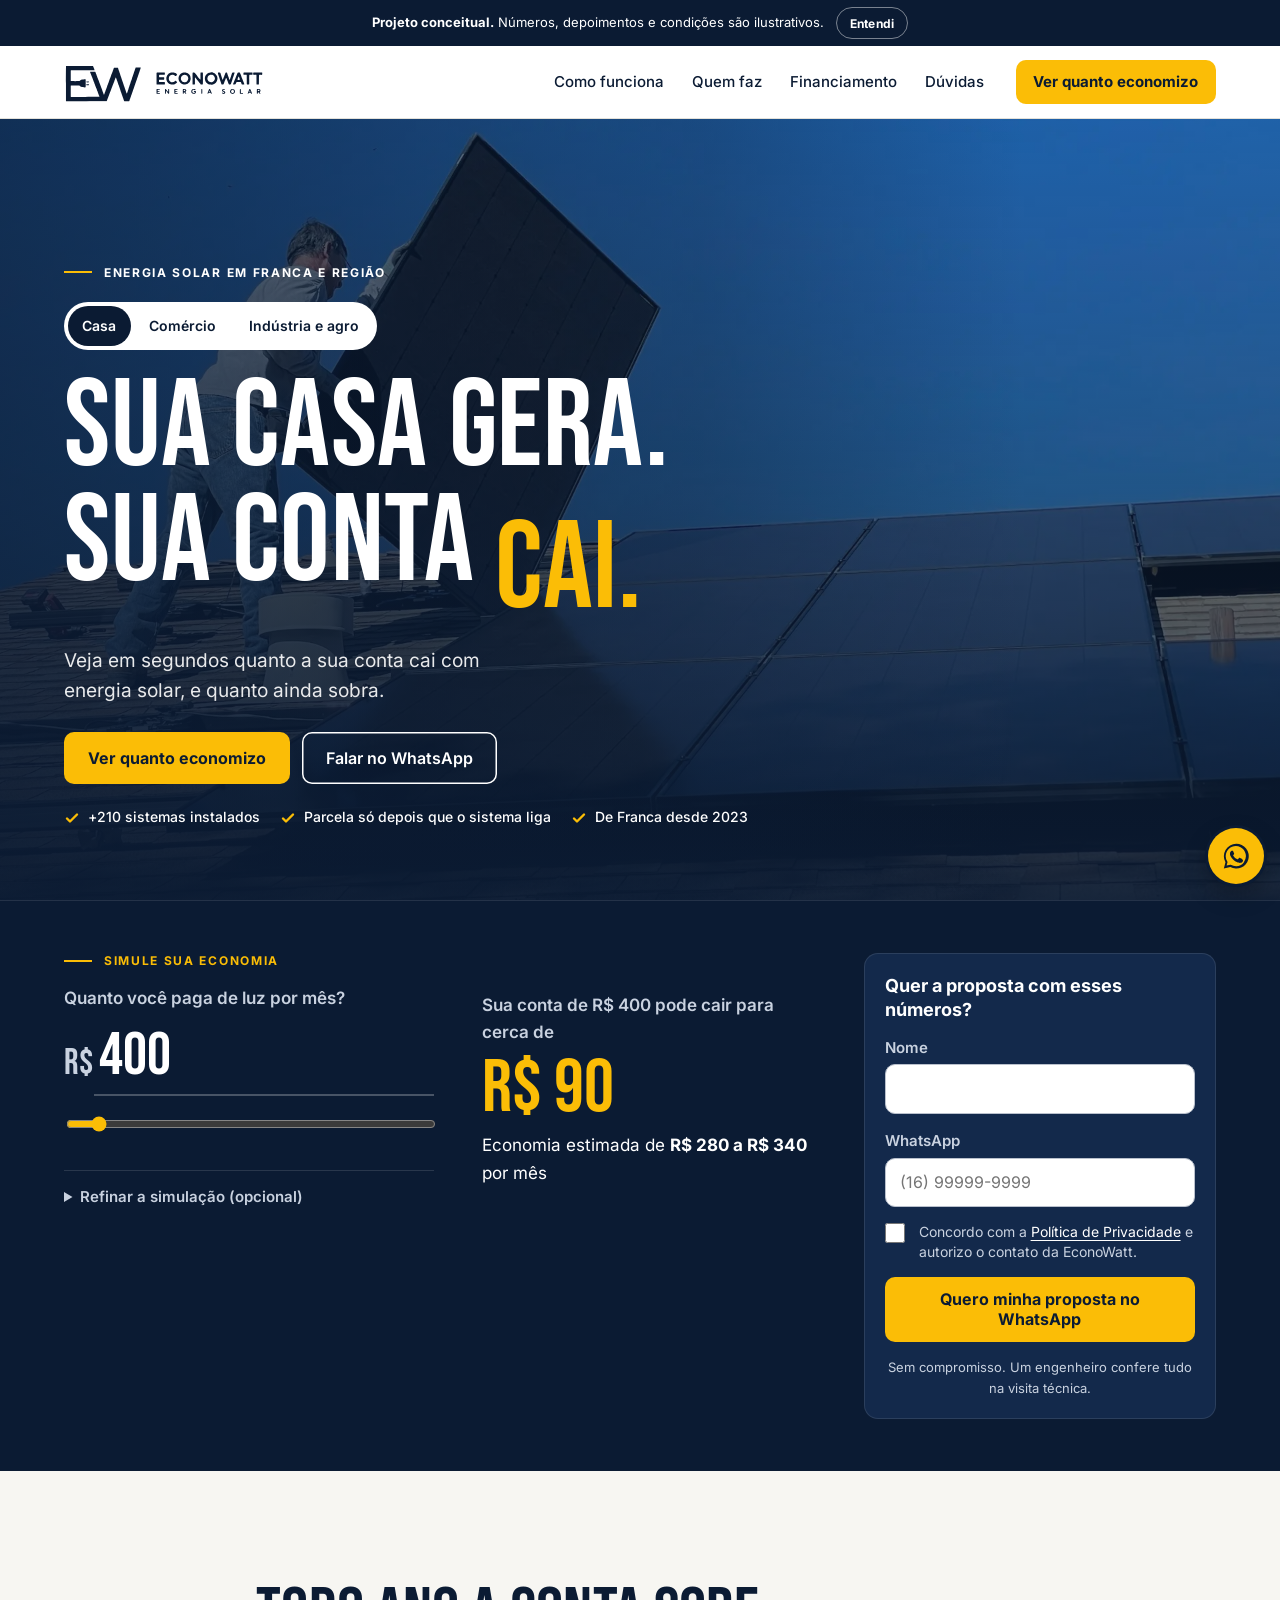
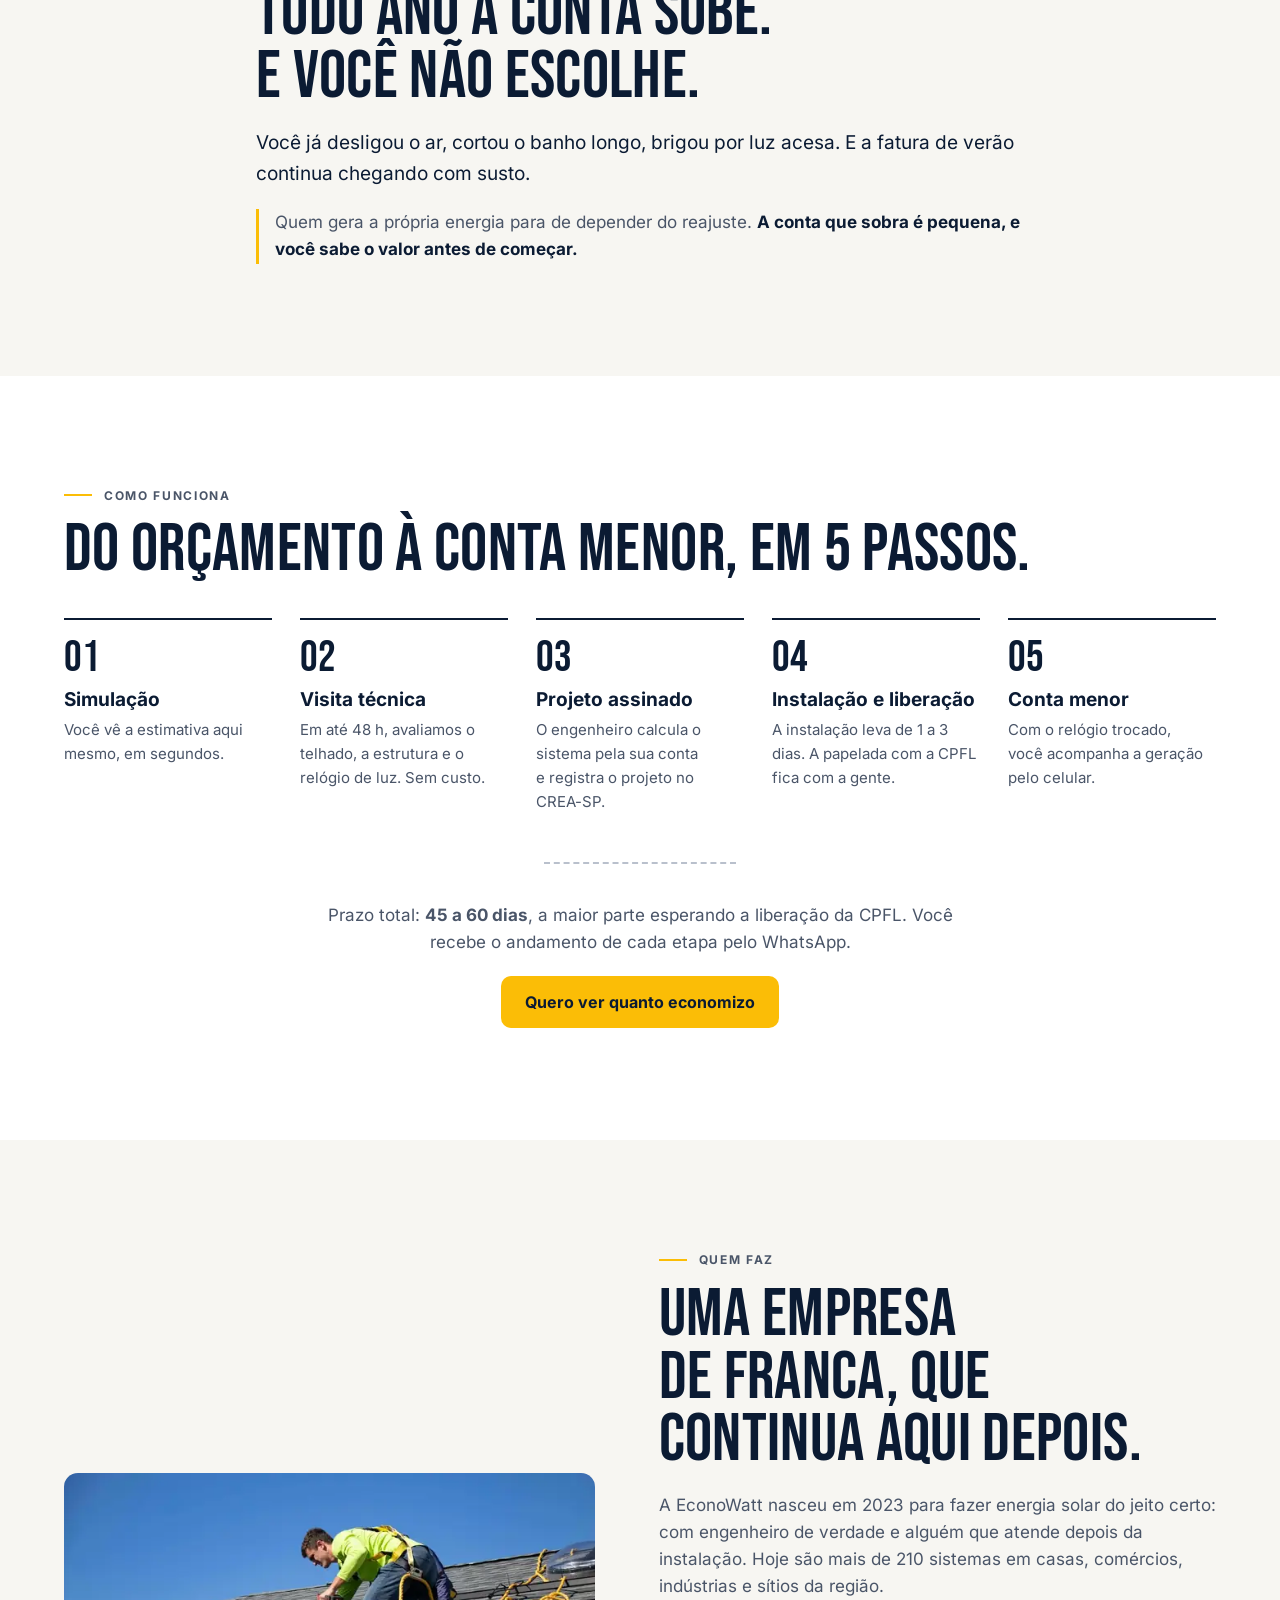
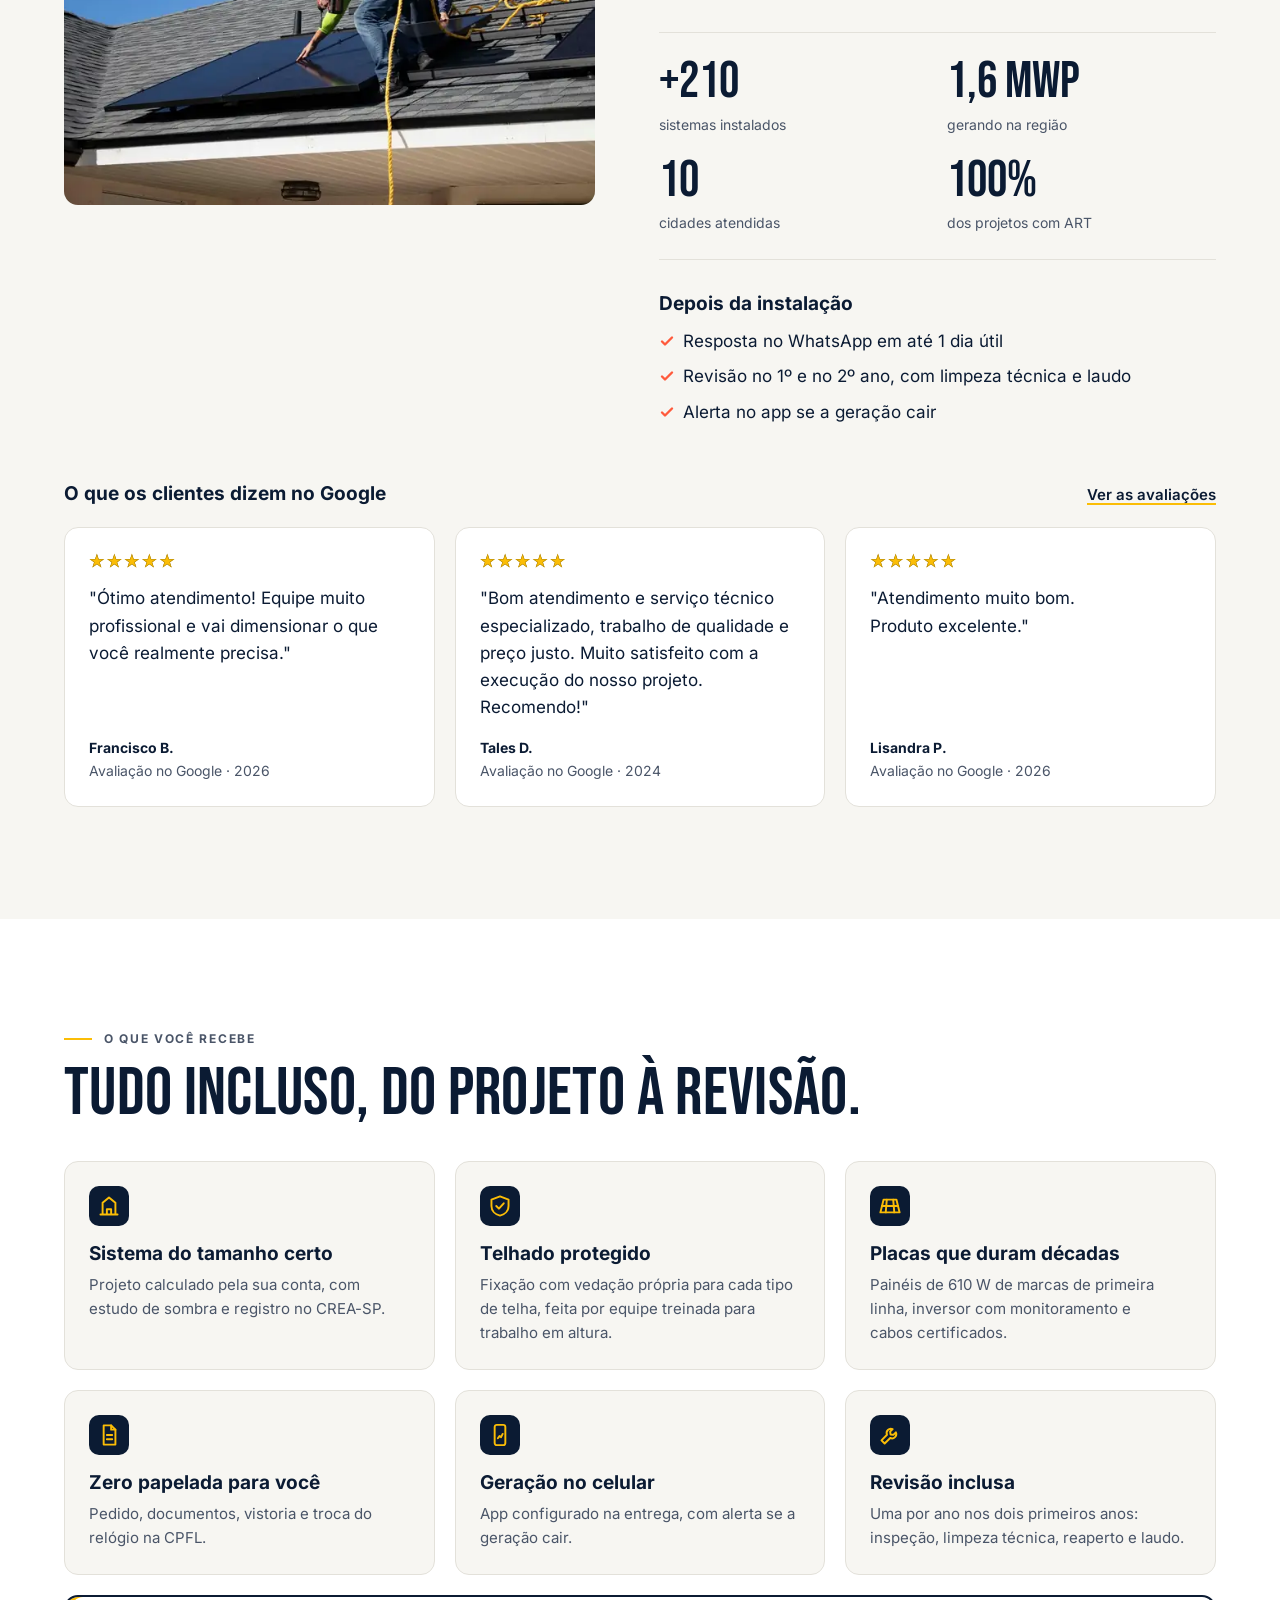
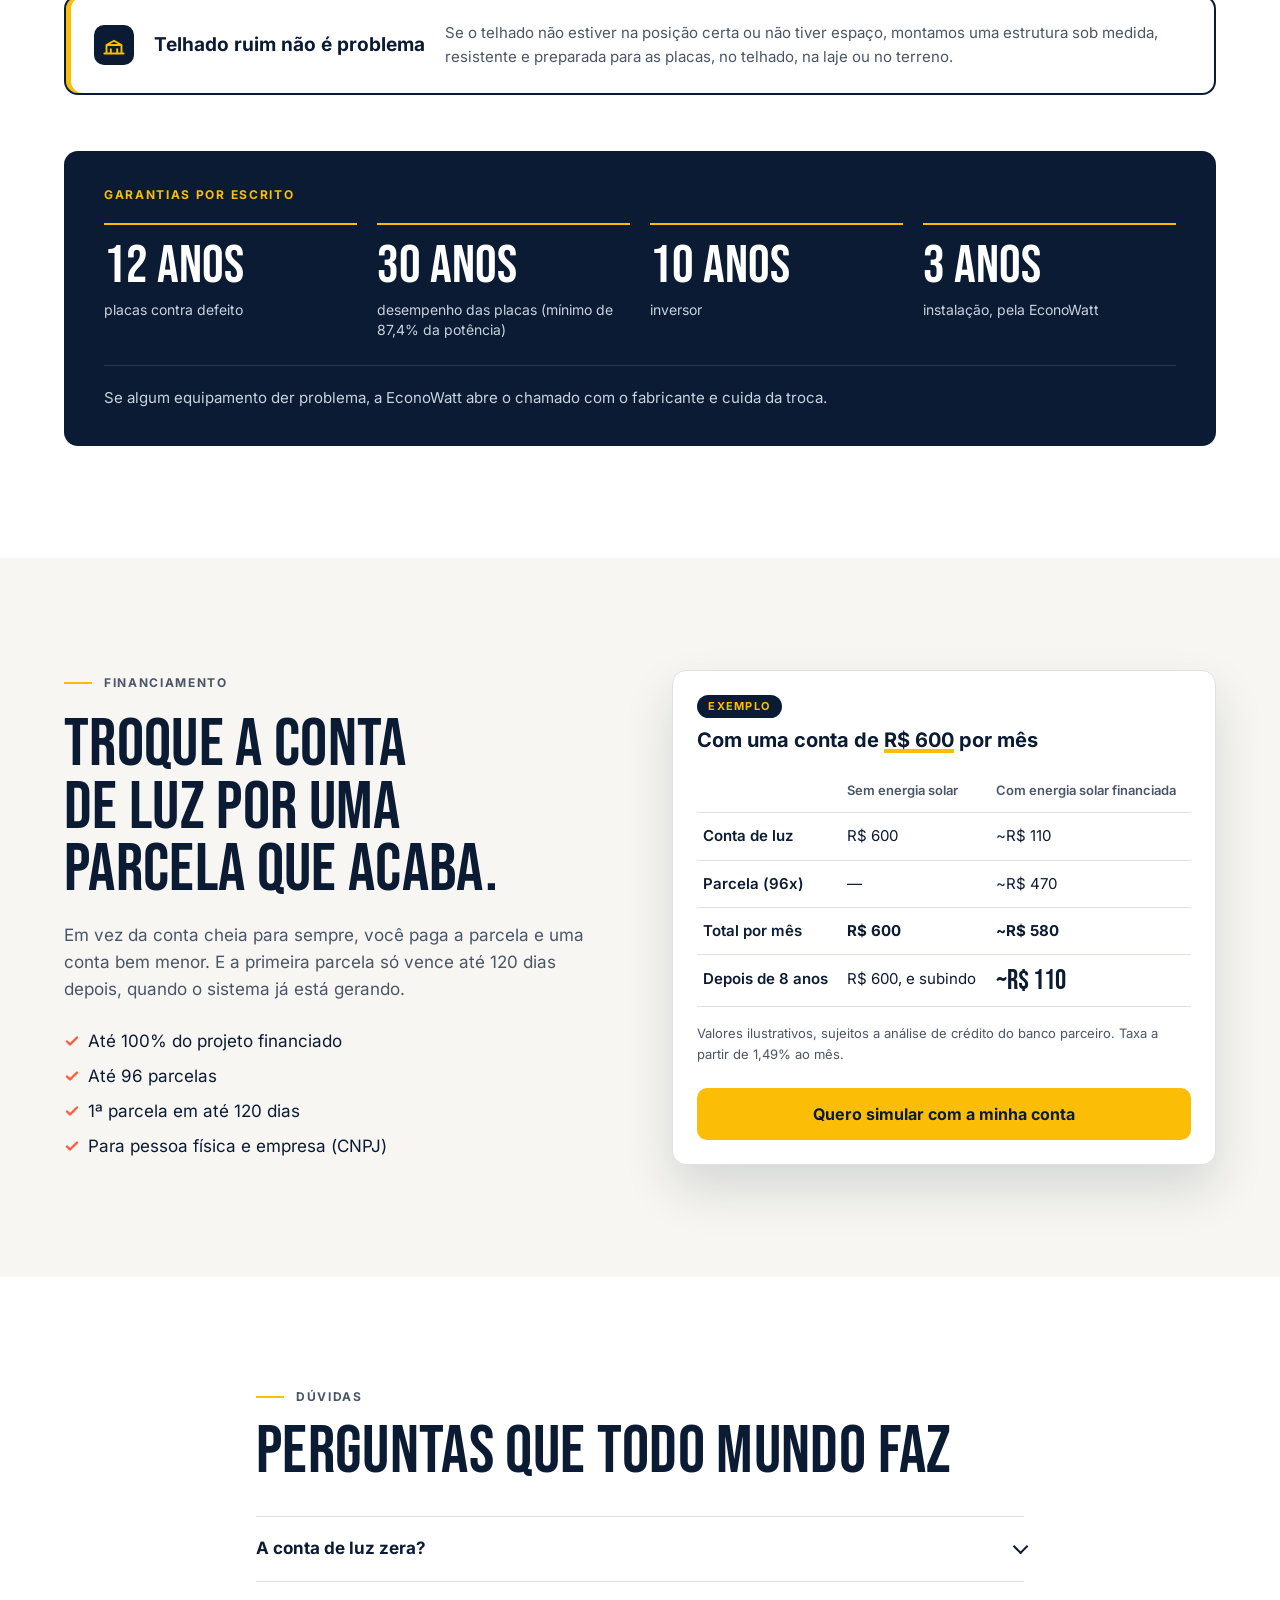
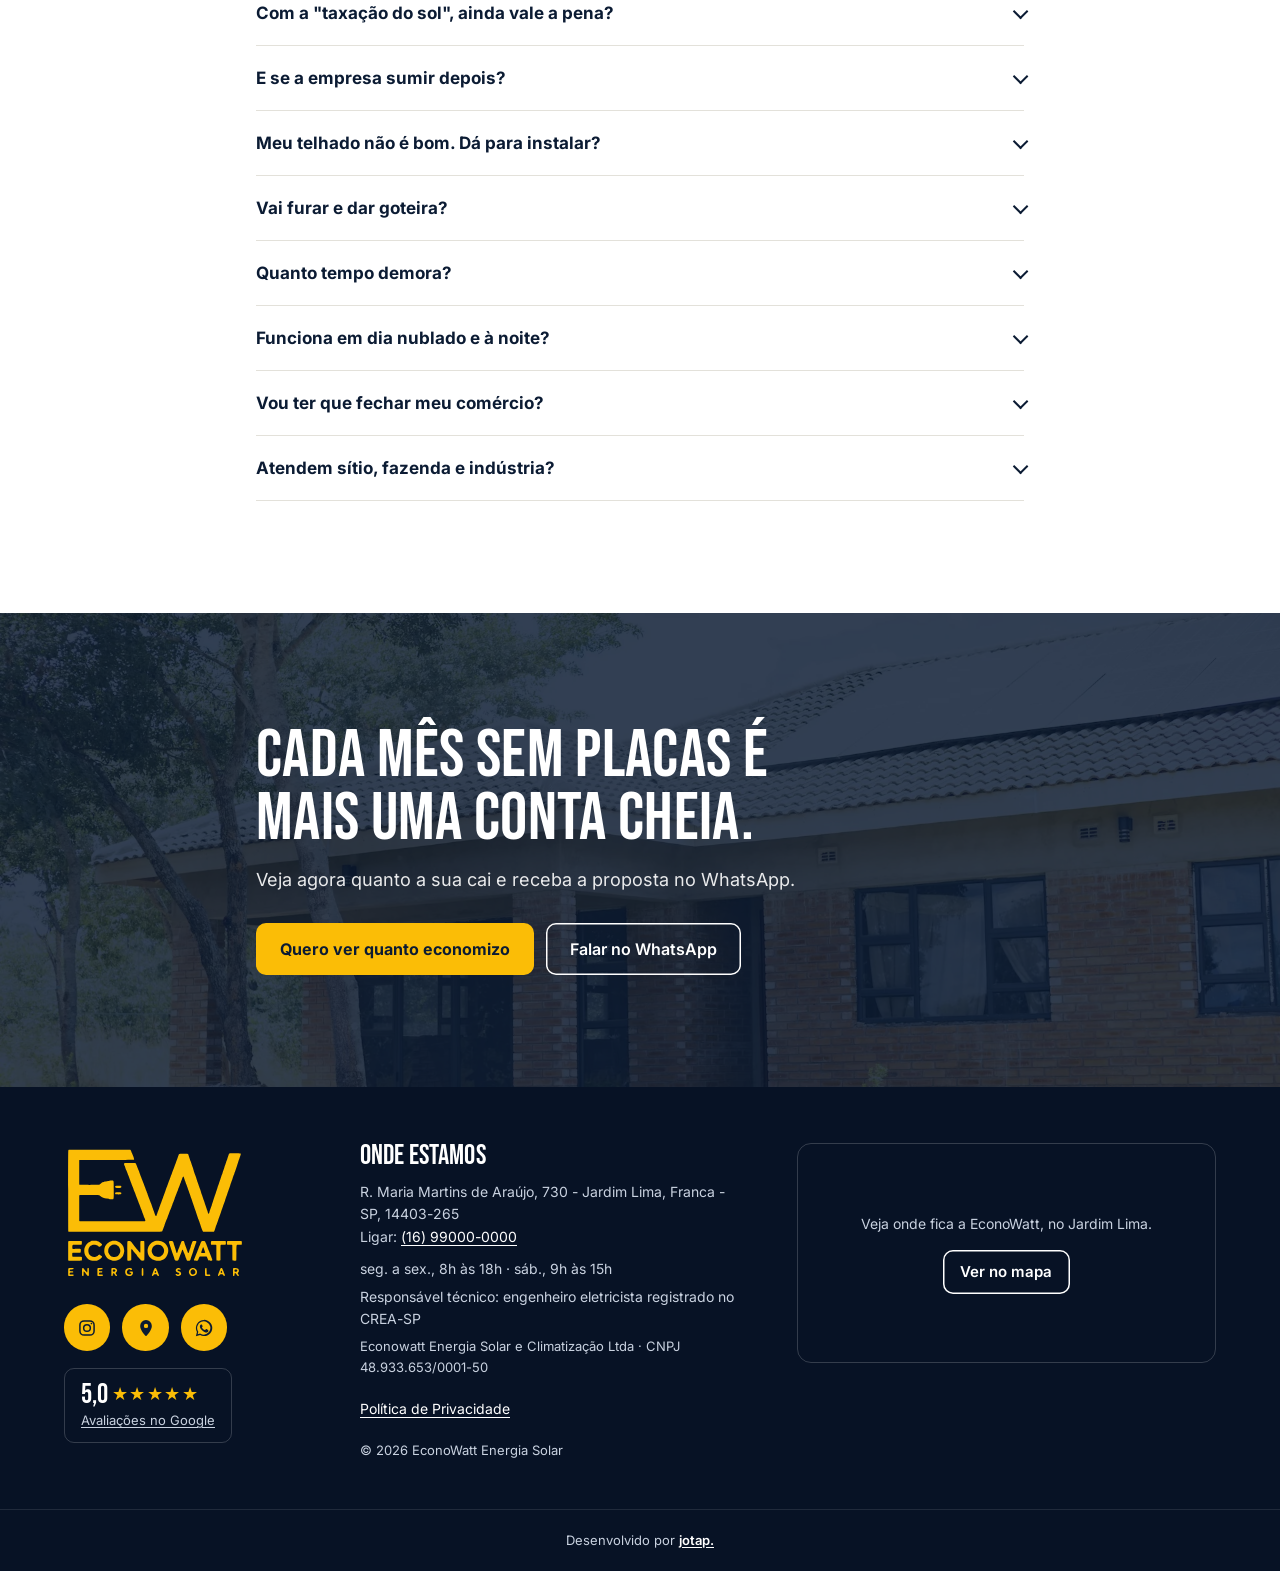
<file: index.html>
<!DOCTYPE html>
<html lang="pt-BR" data-perfil="casa">
<head>
  <meta charset="utf-8">
  <meta name="viewport" content="width=device-width, initial-scale=1">
  <title>EconoWatt | Energia solar em Franca e região</title>
  <meta name="description" content="Placas solares para casa, comércio, indústria e sítio em Franca/SP. Veja quanto sua conta cai e quanto sobra, e receba a proposta no WhatsApp.">
  <link rel="canonical" href="https://econowattt.vercel.app/">
  <meta name="theme-color" content="#0B1B33">

  <!-- Prévia do link no WhatsApp, Facebook e LinkedIn -->
  <meta property="og:type" content="website">
  <meta property="og:locale" content="pt_BR">
  <meta property="og:site_name" content="EconoWatt Energia Solar">
  <meta property="og:title" content="Sua casa gera. Sua conta cai.">
  <meta property="og:description" content="Simule com o valor da sua conta de luz. Energia solar em Franca e região, com parcela só depois que o sistema liga.">
  <meta property="og:url" content="https://econowattt.vercel.app/">
  <meta property="og:image" content="https://econowattt.vercel.app/assets/img/og-image.jpg">
  <meta property="og:image:width" content="1200">
  <meta property="og:image:height" content="630">
  <meta property="og:image:alt" content="EconoWatt Energia Solar: Sua casa gera. Sua conta cai.">
  <meta name="twitter:card" content="summary_large_image">

  <link rel="icon" href="assets/img/favicon.svg" type="image/svg+xml">
  <link rel="apple-touch-icon" href="assets/img/apple-touch-icon.png">

  <!-- Carrega primeiro o que aparece na primeira tela: fontes e foto do topo -->
  <link rel="preload" href="assets/fonts/bebas-neue-400.woff2" as="font" type="font/woff2" crossorigin>
  <link rel="preload" href="assets/fonts/inter-variavel.woff2" as="font" type="font/woff2" crossorigin>
  <link rel="preload" as="image" type="image/webp" href="assets/img/foto-placa-telha-1920.webp" imagesrcset="assets/img/foto-placa-telha-720.webp 720w, assets/img/foto-placa-telha-960.webp 960w, assets/img/foto-placa-telha-1920.webp 1920w" imagesizes="100vw" fetchpriority="high">

  <link rel="stylesheet" href="css/style.css">

  <script type="application/ld+json">
  {
    "@context": "https://schema.org",
    "@type": "HomeAndConstructionBusiness",
    "@id": "https://econowattt.vercel.app/#empresa",
    "name": "EconoWatt Energia Solar",
    "legalName": "Econowatt Energia Solar e Climatização Ltda",
    "taxID": "48.933.653/0001-50",
    "description": "Projeto e instalação de energia solar para casas, comércios, indústrias e propriedades rurais em Franca e região.",
    "url": "https://econowattt.vercel.app/",
    "logo": "https://econowattt.vercel.app/assets/img/apple-touch-icon.png",
    "image": "https://econowattt.vercel.app/assets/img/og-image.jpg",
    "telephone": "+55-16-99000-0000",
    "foundingDate": "2023",
    "address": {
      "@type": "PostalAddress",
      "streetAddress": "R. Maria Martins de Araújo, 730 - Jardim Lima",
      "addressLocality": "Franca",
      "addressRegion": "SP",
      "postalCode": "14403-265",
      "addressCountry": "BR"
    },
    "geo": {
      "@type": "GeoCoordinates",
      "latitude": -20.5578418,
      "longitude": -47.4026338
    },
    "hasMap": "https://www.google.com/maps/place/Econowatt/@-20.5578418,-47.4026338,17z",
    "sameAs": [
      "https://www.google.com/maps/place/Econowatt/@-20.5578418,-47.4026338,17z",
      "https://www.instagram.com/econowatt.solar.demo/"
    ],
    "areaServed": [
      {
        "@type": "City",
        "name": "Franca"
      },
      {
        "@type": "City",
        "name": "Batatais"
      },
      {
        "@type": "City",
        "name": "Patrocínio Paulista"
      },
      {
        "@type": "City",
        "name": "Cristais Paulista"
      },
      {
        "@type": "City",
        "name": "Restinga"
      },
      {
        "@type": "City",
        "name": "Pedregulho"
      },
      {
        "@type": "City",
        "name": "Itirapuã"
      },
      {
        "@type": "City",
        "name": "Ribeirão Corrente"
      },
      {
        "@type": "City",
        "name": "Jeriquara"
      },
      {
        "@type": "City",
        "name": "São José da Bela Vista"
      }
    ],
    "openingHoursSpecification": [
      {
        "@type": "OpeningHoursSpecification",
        "dayOfWeek": [
          "Monday",
          "Tuesday",
          "Wednesday",
          "Thursday",
          "Friday"
        ],
        "opens": "08:00",
        "closes": "18:00"
      },
      {
        "@type": "OpeningHoursSpecification",
        "dayOfWeek": "Saturday",
        "opens": "09:00",
        "closes": "15:00"
      }
    ],
    "knowsAbout": [
      "Energia solar fotovoltaica",
      "Instalação de placas solares",
      "Homologação na CPFL"
    ]
  }
  </script>

  <script src="js/config.js" defer></script>
  <script src="js/utils.js" defer></script>
  <script src="js/tracking.js" defer></script>
  <script src="js/simulador.js" defer></script>
  <script src="js/form.js" defer></script>
  <script src="js/main.js" defer></script>
  <script src="js/aviso-demo.js" defer></script>
</head>
<body>
  <a class="pular" href="#conteudo">Pular para o conteúdo</a>
  <!-- Logo da EconoWatt (vetorizada da original), embutida no HTML (e não num arquivo .svg à parte) para aparecer em qualquer situação,
       inclusive com a página aberta direto do computador.
       Usada com <svg><use href="#simbolo"/></svg>. -->
  <svg class="sprite" aria-hidden="true" focusable="false">
    <defs><path id="forma" fill="currentColor" fill-rule="evenodd" d="M1090 1275C1074 1272 1067 1264 1072 1257C1074 1254 1078 1254 1084 1258C1092 1264 1106 1261 1106 1254C1106 1248 1102 1244 1090 1241C1082 1239 1077 1236 1074 1230C1065 1216 1078 1198 1096 1198C1103 1198 1112 1201 1116 1205C1120 1208 1120 1209 1117 1212C1114 1216 1110 1216 1104 1213C1096 1210 1087 1212 1087 1218C1087 1222 1094 1228 1101 1230C1115 1234 1121 1240 1123 1252C1125 1267 1107 1279 1090 1275ZM1229 1275C1222 1274 1212 1268 1207 1262C1201 1255 1201 1254 1198 1245C1196 1233 1198 1223 1206 1213C1210 1208 1211 1206 1219 1202L1228 1198L1238 1198C1256 1199 1270 1210 1274 1226C1278 1243 1272 1259 1258 1269C1250 1275 1240 1277 1229 1275ZM42 1273L40 1270L40 1240C40 1209 41 1203 43 1200C45 1198 81 1197 86 1199C91 1201 94 1203 92 1206C90 1211 87 1212 72 1212C59 1212 59 1213 57 1215C55 1217 55 1218 55 1222C56 1228 58 1229 72 1229C84 1229 84 1229 86 1232C90 1234 90 1237 87 1240C85 1242 85 1242 73 1242C58 1242 56 1243 55 1252C54 1260 56 1261 72 1260C88 1260 92 1261 93 1265C95 1269 94 1271 89 1273C86 1275 83 1275 65 1275C45 1275 45 1275 42 1273ZM176 1272L173 1270L173 1237C173 1205 173 1204 175 1202C178 1198 184 1198 188 1202C191 1205 202 1220 212 1233C214 1235 217 1238 218 1239C223 1243 224 1241 224 1222C224 1212 224 1204 225 1203C227 1199 236 1198 238 1202C239 1203 239 1240 239 1263C239 1271 237 1274 232 1274C227 1274 223 1272 221 1268C220 1266 215 1260 211 1255C207 1250 202 1243 199 1239C194 1232 191 1230 189 1233C188 1234 188 1237 188 1251C188 1268 188 1271 184 1274C182 1276 178 1275 176 1272ZM324 1274C320 1272 320 1269 320 1235C320 1203 320 1203 323 1201C325 1199 326 1198 346 1198C369 1198 371 1199 371 1206C371 1211 369 1212 353 1212C339 1212 339 1212 337 1215C335 1218 334 1220 336 1225C338 1229 339 1229 353 1229C363 1229 364 1229 366 1231C368 1234 368 1237 366 1240C364 1242 364 1242 352 1242C341 1242 340 1243 338 1245C336 1248 335 1254 336 1258L338 1260L352 1261C372 1261 374 1262 374 1268C374 1274 372 1274 348 1275C334 1275 326 1274 324 1274ZM498 1274C494 1272 492 1270 487 1261C482 1252 478 1248 474 1248C470 1248 469 1250 468 1261C468 1269 467 1270 465 1272C462 1275 458 1274 455 1272C454 1270 454 1268 454 1237C454 1216 454 1203 455 1202C457 1199 462 1198 477 1198C489 1198 490 1199 496 1202C503 1205 508 1212 509 1220C510 1228 508 1232 501 1239C494 1247 494 1249 503 1261C508 1268 509 1271 507 1273C504 1275 501 1275 498 1274ZM612 1273C597 1268 589 1258 587 1243C585 1228 590 1213 601 1206C610 1200 617 1198 628 1198C635 1198 637 1198 643 1200C653 1205 656 1210 651 1215C647 1219 646 1219 637 1214C626 1209 617 1210 610 1219C600 1230 600 1243 609 1254C614 1259 618 1261 626 1261C636 1261 645 1256 645 1250C645 1246 643 1245 637 1244C627 1243 623 1236 631 1232C634 1231 653 1231 656 1232C659 1234 661 1239 661 1247C661 1258 655 1267 644 1273C637 1276 620 1276 612 1273ZM847 1274C846 1274 844 1272 843 1271C842 1268 842 1268 844 1263C845 1260 849 1250 852 1241C856 1232 860 1221 862 1216C864 1212 866 1207 866 1206C868 1200 878 1197 882 1201C885 1204 893 1221 899 1238C901 1244 905 1253 907 1258C912 1271 911 1274 903 1274C898 1274 895 1272 894 1267C892 1260 889 1258 878 1258C865 1258 862 1259 858 1267C855 1273 852 1275 847 1274ZM1357 1274C1353 1271 1352 1269 1352 1245C1352 1204 1353 1199 1360 1199C1367 1199 1367 1200 1368 1231C1368 1256 1369 1258 1370 1260C1372 1261 1376 1261 1385 1261C1396 1261 1398 1261 1400 1263C1404 1266 1404 1269 1400 1272C1397 1275 1397 1275 1378 1275C1364 1275 1359 1275 1357 1274ZM1478 1273C1475 1271 1475 1267 1478 1260C1480 1257 1481 1254 1481 1253C1481 1252 1482 1248 1484 1244C1488 1235 1491 1228 1496 1213C1501 1202 1503 1199 1510 1199C1513 1199 1515 1200 1516 1201C1518 1203 1525 1219 1530 1232C1532 1238 1535 1248 1538 1254C1543 1265 1544 1271 1541 1273C1537 1277 1528 1273 1526 1266C1524 1259 1521 1258 1510 1258C1498 1258 1495 1259 1491 1267C1487 1274 1483 1277 1478 1273ZM1622 1272C1620 1270 1620 1269 1620 1236C1620 1205 1620 1203 1622 1201C1625 1198 1630 1198 1643 1198C1663 1199 1669 1202 1674 1212C1679 1222 1678 1234 1670 1241C1664 1247 1664 1249 1669 1256C1678 1270 1678 1271 1675 1273C1672 1276 1669 1275 1664 1273C1660 1271 1659 1269 1655 1261C1649 1250 1647 1248 1642 1248C1636 1248 1635 1250 1635 1259C1635 1268 1634 1273 1631 1274C1628 1276 1624 1275 1622 1272ZM747 1271L745 1269L745 1237C746 1210 746 1204 747 1202C749 1200 753 1198 756 1200C760 1201 761 1205 761 1238C761 1268 761 1269 759 1271C756 1275 751 1275 747 1271ZM1250 1257C1263 1248 1263 1228 1251 1217C1243 1210 1236 1209 1228 1213C1210 1223 1208 1247 1225 1258C1230 1261 1231 1261 1238 1261C1244 1260 1246 1260 1250 1257ZM882 1242C884 1240 884 1237 883 1233C881 1228 877 1225 875 1227C873 1228 869 1236 869 1239C869 1244 878 1246 882 1242ZM1516 1242C1517 1240 1517 1239 1514 1232C1510 1223 1507 1223 1504 1231C1502 1237 1502 1241 1504 1242C1506 1245 1513 1244 1516 1242ZM486 1232C495 1228 495 1218 486 1213C482 1211 472 1212 470 1214C468 1216 467 1225 469 1230C471 1234 479 1236 486 1232ZM1656 1232C1668 1224 1659 1209 1644 1212C1637 1213 1635 1215 1635 1223C1634 1229 1635 1230 1637 1232C1640 1235 1651 1235 1656 1232ZM274 1129C255 1126 234 1116 224 1104C217 1096 205 1081 202 1074C195 1060 192 1030 196 1012C201 994 209 978 222 965C232 955 236 952 250 946C265 938 268 938 291 938L310 938L322 941C328 943 335 946 338 948C346 953 357 962 362 969C367 977 367 977 344 994C339 997 338 996 329 989C318 980 311 977 298 975C280 973 268 976 255 986C235 1002 228 1032 238 1059C248 1082 279 1097 304 1090C310 1089 323 1083 324 1081C326 1078 337 1070 339 1070C341 1070 345 1072 349 1075C353 1078 358 1082 360 1083C367 1087 367 1092 359 1100C348 1113 329 1124 314 1128C306 1129 282 1130 274 1129ZM467 1129C460 1128 450 1124 441 1120C410 1107 386 1071 386 1038C386 1013 391 993 401 981C403 978 405 976 405 975C405 975 409 970 413 966C425 954 430 951 452 942C468 936 495 936 511 942C514 943 520 945 522 946C533 950 552 964 558 975C560 978 562 981 564 984C571 994 574 1006 577 1029C578 1040 577 1049 571 1066C566 1083 563 1087 548 1102C541 1109 534 1115 534 1115C533 1115 531 1116 529 1117C515 1126 484 1132 467 1129ZM887 1129C860 1124 853 1121 831 1103C813 1089 801 1060 801 1032C801 1019 807 996 813 987C828 964 835 958 857 946C870 940 876 938 894 937C913 936 921 937 933 942C963 953 983 972 993 998C1003 1025 1002 1048 990 1074C984 1087 982 1090 974 1099C961 1112 948 1120 928 1126C920 1129 917 1129 904 1130C896 1130 888 1130 887 1129ZM43 1126L40 1123L40 1034L40 945L44 942L47 939L106 939C138 939 166 940 167 940C171 942 172 946 171 958C171 970 170 971 168 973C165 976 166 976 120 976C97 976 87 976 85 977C81 979 80 982 80 998C80 1017 76 1015 118 1015C163 1015 162 1014 161 1035C160 1046 160 1047 158 1049L156 1052L120 1052L84 1052L81 1054C79 1057 79 1058 79 1070C79 1083 79 1084 81 1087L84 1090L118 1090C137 1090 156 1090 159 1090C166 1090 166 1090 169 1093L172 1096L172 1109C172 1116 172 1123 171 1124C169 1128 165 1128 105 1128L46 1128L43 1126ZM609 1126L607 1123L607 1036C607 974 607 948 608 945C610 941 614 939 623 939C636 939 641 942 648 952C649 955 656 964 664 972C671 981 679 991 681 994C682 996 686 1001 688 1004C702 1020 709 1029 716 1038C725 1051 730 1053 732 1048C732 1047 732 1024 732 997C732 942 732 942 738 940C742 939 764 939 766 940C771 943 771 942 771 1035C771 1129 771 1125 765 1127C762 1128 744 1128 740 1127C738 1126 735 1123 732 1118C729 1115 725 1110 723 1108C706 1087 701 1081 698 1075C695 1071 689 1064 684 1060C680 1054 675 1049 674 1048C661 1030 656 1024 654 1021C650 1017 646 1017 645 1020C645 1022 644 1044 645 1070C645 1096 645 1118 645 1120C643 1127 640 1128 624 1128C612 1128 611 1128 609 1126ZM1067 1127C1064 1125 1060 1119 1059 1111C1057 1104 1053 1091 1044 1067C1041 1059 1038 1049 1036 1044C1034 1036 1027 1014 1023 1004C1022 1001 1021 997 1020 994C1019 991 1016 980 1012 970C1002 941 1003 940 1023 939C1042 939 1045 941 1049 954C1050 958 1052 966 1054 973C1056 980 1060 992 1063 1000C1070 1023 1077 1045 1077 1047C1077 1050 1080 1054 1082 1054C1086 1054 1088 1051 1089 1043C1091 1036 1093 1030 1101 1010C1104 1004 1106 997 1107 994C1108 992 1110 984 1113 978C1116 972 1118 967 1118 966C1118 966 1120 960 1122 954C1127 942 1129 941 1137 940C1142 939 1148 941 1150 943C1150 944 1153 951 1155 958C1164 984 1165 987 1174 1011C1177 1020 1181 1031 1182 1036C1187 1051 1188 1053 1190 1054C1194 1055 1195 1054 1201 1035C1203 1028 1206 1018 1208 1014C1210 1009 1212 1001 1214 996C1215 991 1217 983 1219 978C1221 972 1225 962 1227 956C1233 939 1233 940 1250 939C1263 939 1266 940 1268 942C1270 944 1269 952 1267 956C1266 958 1263 965 1261 970C1256 987 1251 1000 1248 1010C1246 1015 1243 1023 1242 1026C1240 1036 1235 1052 1232 1059C1230 1064 1218 1098 1214 1112C1209 1127 1208 1128 1192 1128C1178 1128 1178 1127 1173 1112C1171 1108 1169 1103 1168 1101C1167 1098 1162 1084 1159 1074C1158 1071 1155 1064 1153 1059C1151 1054 1147 1045 1145 1039C1141 1027 1138 1022 1135 1024C1134 1024 1131 1032 1127 1042C1124 1051 1120 1062 1118 1066C1113 1077 1111 1083 1105 1100C1095 1128 1095 1127 1080 1128C1073 1128 1069 1128 1067 1127ZM1249 1127C1248 1126 1246 1125 1246 1124C1245 1121 1246 1118 1254 1100C1256 1094 1260 1086 1261 1081C1263 1076 1266 1068 1268 1063C1271 1058 1274 1051 1276 1046C1278 1037 1285 1021 1286 1020C1286 1019 1288 1014 1290 1009C1292 1004 1295 996 1296 992C1298 989 1301 982 1303 977C1305 972 1309 963 1311 957C1318 940 1319 939 1337 939C1349 939 1352 941 1355 948C1356 950 1359 958 1362 964C1368 979 1379 1009 1380 1013C1381 1015 1382 1018 1383 1020C1384 1022 1387 1029 1390 1036C1392 1042 1395 1050 1396 1053C1398 1056 1399 1059 1399 1060C1399 1061 1400 1064 1402 1067C1403 1069 1406 1077 1409 1084C1413 1095 1419 1111 1421 1116C1423 1120 1422 1124 1420 1126C1418 1128 1416 1128 1404 1128C1384 1128 1384 1128 1374 1103C1373 1098 1370 1092 1369 1091L1366 1089L1335 1089C1304 1089 1303 1089 1300 1091C1298 1093 1297 1095 1289 1114C1284 1127 1284 1127 1266 1128C1258 1128 1250 1128 1249 1127ZM1466 1127C1461 1124 1461 1126 1461 1051C1461 984 1461 981 1459 979C1457 976 1457 976 1436 976C1413 976 1412 976 1410 972C1407 967 1408 946 1412 942L1414 940L1478 939C1514 939 1544 939 1546 940C1551 940 1552 944 1552 958C1552 971 1552 971 1549 974C1546 976 1548 976 1513 976C1506 977 1504 977 1502 978C1501 980 1500 986 1500 1052L1500 1123L1497 1125C1495 1127 1494 1128 1482 1128C1472 1128 1468 1128 1466 1127ZM1618 1127C1614 1124 1614 1116 1614 1048C1614 1001 1614 981 1613 979C1611 976 1609 976 1590 976C1570 977 1568 977 1564 972C1562 970 1562 969 1562 958C1562 945 1563 945 1565 942L1568 940L1633 939C1677 939 1698 939 1700 940C1702 941 1703 942 1704 944C1706 947 1705 970 1704 972C1701 976 1695 977 1679 976C1661 976 1657 977 1655 982C1654 984 1653 1002 1653 1054L1652 1123L1650 1126C1647 1128 1646 1128 1633 1128C1623 1128 1619 1128 1618 1127ZM488 1092C501 1090 515 1084 522 1075C531 1066 537 1053 539 1042C541 1028 539 1020 530 1002C526 993 525 992 518 987C496 970 469 969 448 985C431 998 423 1015 424 1038C424 1049 425 1050 429 1058C434 1068 441 1078 445 1080C454 1086 458 1088 466 1090C475 1093 476 1093 488 1092ZM914 1091C916 1090 922 1088 928 1085C936 1081 939 1079 943 1074C956 1060 962 1042 959 1025C958 1016 951 1002 945 995C935 982 924 977 906 975C897 974 896 974 887 976C862 983 849 996 843 1020C841 1030 840 1036 842 1046C845 1058 855 1074 864 1081C878 1090 900 1095 914 1091ZM1351 1053C1355 1051 1354 1048 1342 1016C1335 996 1334 996 1328 1011C1323 1024 1315 1047 1315 1049C1315 1050 1316 1052 1317 1053C1319 1055 1320 1055 1334 1055C1346 1055 1349 1055 1351 1053ZM42 848C40 844 40 842 40 458C40 120 40 72 42 69C42 67 44 66 46 65C48 64 138 64 342 64L635 64L638 67C640 68 642 72 645 81C648 88 650 95 651 96C652 98 654 103 656 108C658 113 660 118 661 121C664 127 672 151 672 155C674 163 699 162 410 162L151 162L149 164L146 166L146 281C146 360 146 397 147 398C148 399 149 401 151 401C154 402 334 402 338 401C339 400 343 397 347 394C358 384 361 382 370 377C387 369 393 368 414 366C427 366 428 366 433 363C438 360 439 360 454 359C468 359 469 359 471 361C477 366 477 363 477 450C477 550 480 540 452 540C436 540 436 540 432 538C428 535 418 533 407 533C388 533 363 523 348 509C344 505 339 501 338 500C336 499 319 498 244 498L152 498L149 500L146 503L146 624L146 746L148 748L151 751L462 751C657 751 775 751 776 750C781 748 781 746 778 735C776 730 774 723 772 719C770 716 768 710 766 706C761 690 759 684 752 668C749 658 744 645 742 638C739 632 736 624 735 622C734 620 732 615 731 612C730 608 727 600 725 594C723 589 719 579 716 572C714 566 711 558 710 556C709 553 707 548 706 546C706 543 704 540 704 540C704 539 703 537 702 534C701 532 699 525 696 519C691 507 686 494 683 485C682 482 679 475 677 470C675 464 671 454 668 447C666 440 662 429 659 423C657 416 654 408 652 404C650 400 648 393 646 388C643 379 637 365 634 356C633 353 630 346 628 340C626 335 623 327 621 322C620 318 617 311 615 307C613 303 610 293 607 286C604 278 599 266 596 260C594 253 591 246 590 244C590 241 584 224 581 219C580 217 578 212 577 208C574 198 574 196 580 194C586 192 683 193 686 194C689 196 692 202 696 213C698 218 701 227 703 232C705 236 708 243 709 246C710 249 713 255 714 260C716 264 718 271 720 274C721 278 723 284 724 286C725 288 726 292 727 295C728 298 730 303 732 308C736 316 746 342 750 354C754 366 761 383 764 390C766 395 768 401 769 404C770 406 773 414 775 420C777 426 780 434 781 437C782 440 784 446 786 450C788 455 790 462 792 466C794 471 795 476 796 478C797 479 800 486 802 493C806 504 812 520 816 532C818 536 822 546 825 556C829 566 834 580 838 588C841 597 844 607 846 612C847 616 849 621 850 623C851 625 853 631 855 637C857 643 860 650 861 651C862 655 872 682 874 690C878 704 884 704 888 692C889 688 892 681 894 676C896 670 899 661 901 655C907 640 911 629 914 619C916 614 919 606 921 600C923 594 926 588 926 586C927 584 929 579 931 574C939 551 942 541 943 540C944 540 947 530 952 514C954 511 956 504 957 500C960 493 964 483 972 460C979 439 983 429 988 418C990 413 993 402 996 394C1006 367 1010 355 1016 340C1017 336 1020 329 1022 324C1023 320 1027 311 1029 305C1032 299 1034 293 1034 292C1035 287 1045 261 1051 246C1053 241 1056 233 1058 228C1059 223 1062 215 1064 210C1069 199 1071 193 1075 182C1076 176 1079 169 1081 165C1082 162 1085 154 1087 149C1089 144 1092 135 1093 130C1095 126 1098 119 1099 115C1103 104 1104 104 1130 104C1178 104 1182 104 1187 106C1190 108 1192 109 1192 111C1195 120 1201 141 1204 148C1206 153 1210 166 1215 178C1219 191 1223 202 1223 203C1224 204 1225 208 1226 210C1227 212 1229 221 1232 228C1239 248 1241 255 1242 260C1243 266 1246 276 1253 295C1266 330 1270 342 1277 365C1278 369 1280 374 1281 376C1282 379 1284 384 1285 388C1286 391 1288 395 1288 396C1289 398 1290 401 1291 404C1292 407 1292 410 1293 411C1294 412 1295 417 1297 421C1298 425 1300 432 1302 437C1306 446 1306 447 1314 471C1316 480 1320 491 1322 496C1325 503 1331 521 1338 544C1340 547 1341 552 1342 554C1345 563 1349 575 1351 582C1352 586 1355 594 1357 600C1359 606 1363 618 1366 625C1368 632 1371 642 1373 645C1374 649 1376 656 1378 661C1380 671 1383 678 1386 678C1387 678 1391 674 1392 670C1396 654 1405 629 1407 623C1408 619 1412 607 1416 598C1419 588 1422 577 1424 573C1427 564 1439 526 1444 510C1446 503 1449 496 1450 493C1452 488 1455 478 1458 469C1459 465 1461 460 1462 458C1463 455 1466 448 1467 442C1469 435 1472 428 1472 426C1473 424 1476 414 1479 406C1482 398 1486 387 1487 383C1490 376 1492 368 1500 346C1500 343 1502 338 1503 335C1504 332 1506 327 1507 323C1509 317 1510 312 1516 300C1517 297 1520 290 1521 284C1525 272 1536 241 1538 233C1541 225 1554 187 1556 178C1558 174 1560 167 1562 164C1563 160 1565 154 1566 150C1569 140 1573 129 1576 121C1578 117 1579 112 1579 111C1579 108 1583 102 1586 100C1590 98 1690 98 1693 101C1696 103 1696 107 1689 128C1685 139 1682 149 1681 151C1680 153 1678 159 1676 164C1675 170 1670 183 1667 192C1664 202 1660 213 1659 216C1658 220 1655 228 1653 235C1651 242 1647 252 1645 258C1643 265 1639 276 1636 283C1634 290 1631 299 1630 302C1625 314 1622 320 1614 348C1608 365 1597 396 1596 397C1596 398 1595 401 1594 404C1592 412 1570 474 1566 486C1564 491 1562 496 1562 499C1561 502 1560 505 1559 506C1558 507 1556 512 1555 518C1553 522 1551 530 1549 535C1547 540 1545 546 1545 548C1543 556 1538 570 1533 582C1531 587 1527 597 1525 604C1523 612 1518 625 1514 635C1511 645 1506 659 1504 666C1498 684 1488 711 1482 726C1481 729 1479 735 1478 739C1477 742 1476 746 1475 747C1475 748 1471 758 1468 768C1464 780 1460 791 1458 794C1457 798 1454 806 1452 812C1444 840 1440 848 1436 850C1434 851 1416 851 1384 851L1335 851L1332 849C1331 848 1329 843 1327 840C1321 824 1314 804 1308 786C1307 783 1305 776 1303 771C1301 766 1299 759 1298 756C1297 752 1295 747 1294 746C1294 744 1291 738 1289 732C1287 726 1283 714 1280 706C1277 697 1273 687 1272 682C1270 678 1265 662 1260 648C1250 620 1243 599 1241 592C1240 586 1233 566 1217 522C1214 512 1210 502 1210 500C1209 497 1207 492 1205 487C1202 478 1200 474 1193 453C1191 447 1187 434 1184 426C1180 417 1177 408 1176 405C1176 402 1174 398 1172 395C1171 392 1168 384 1166 378C1164 371 1162 364 1160 361C1159 358 1157 353 1156 349C1145 312 1143 312 1130 349C1129 353 1126 359 1125 363C1124 367 1122 371 1121 373C1120 376 1118 382 1115 388C1113 394 1110 400 1110 403C1108 410 1102 424 1100 430C1098 433 1095 441 1093 447C1091 453 1087 464 1084 470C1082 476 1078 487 1075 494C1068 513 1065 522 1063 525C1062 527 1061 531 1060 534C1059 537 1057 543 1055 548C1050 561 1045 573 1043 578C1041 585 1039 590 1037 596C1036 598 1034 604 1032 608C1031 611 1029 617 1028 620C1026 623 1024 630 1022 635C1020 640 1017 646 1016 648C1016 650 1014 655 1012 660C1007 675 1000 694 996 702C994 708 992 713 992 714C991 717 986 729 977 751C970 770 965 782 964 788C960 797 954 814 952 819C946 833 945 836 944 841C942 846 941 848 939 849C936 851 930 851 490 851L44 851L42 848ZM495 492C491 490 490 487 490 482C490 472 493 471 520 471C547 471 550 472 550 482C550 487 547 491 542 492C536 494 499 493 495 492ZM496 428C492 426 490 424 490 420C490 410 493 409 520 409C547 408 550 410 550 420C550 424 549 427 545 428C541 431 500 431 496 428Z"/></defs>
    <symbol id="simbolo" viewBox="0 0 1764 850"><use href="#forma"/></symbol>
    <symbol id="nome" viewBox="0 870 1764 462"><use href="#forma"/></symbol>
    <symbol id="completo" viewBox="0 0 1764 1332"><use href="#forma"/></symbol>
  </svg>

  <aside class="faixa-conceitual" id="faixa-conceitual" aria-label="Aviso" data-conceitual>
    <p><strong>Projeto conceitual.</strong> Números, depoimentos e condições são ilustrativos.</p>
    <button type="button" class="faixa-conceitual__fechar" data-fechar-faixa>Entendi</button>
  </aside>

  <header class="topo">
    <div class="topo__inner container">
      <a class="marca" href="#inicio" aria-label="EconoWatt Energia Solar, início">
        <svg class="marca__simbolo" aria-hidden="true"><use href="#simbolo"/></svg>
        <svg class="marca__nome" aria-hidden="true"><use href="#nome"/></svg>
      </a>

      <button class="menu-botao" type="button" aria-expanded="false" aria-controls="menu-principal">
        <span class="menu-botao__icone" aria-hidden="true"></span>
        <span>Menu</span>
      </button>

      <nav class="menu" id="menu-principal" aria-label="Principal">
        <ul role="list">
          <li><a href="#como-funciona">Como funciona</a></li>
          <li><a href="#quem-faz">Quem faz</a></li>
          <li><a href="#financiamento">Financiamento</a></li>
          <li><a href="#duvidas">Dúvidas</a></li>
        </ul>
        <a class="botao botao--pequeno" href="#simulador" data-ir-simulador>Ver quanto economizo</a>
      </nav>
    </div>
  </header>

  <main id="conteudo" tabindex="-1">

    <!-- ============ 1. HERO ============ -->
    <section class="hero" id="inicio" aria-labelledby="titulo-principal">
      <picture class="hero__foto">
        <source type="image/webp" srcset="assets/img/foto-placa-telha-720.webp 720w, assets/img/foto-placa-telha-960.webp 960w, assets/img/foto-placa-telha-1920.webp 1920w" sizes="100vw">
        <img src="assets/img/foto-placa-telha-1920.webp" alt="Instalador posicionando uma placa solar num telhado de telhas" width="1920" height="1440" fetchpriority="high">
      </picture>
      <div class="hero__inner container">
        <!-- ✏️ EDITÁVEL: chapéu acima do título (até 40 caracteres) -->
        <p class="chapeu">Energia solar em Franca e região</p>
        <!-- ✏️ FIM -->

        <div class="perfis" role="group" aria-label="Para onde é a energia solar?">
          <button type="button" class="perfis__botao" data-perfil-botao="casa" aria-pressed="true">Casa</button>
          <button type="button" class="perfis__botao" data-perfil-botao="comercio" aria-pressed="false">Comércio</button>
          <button type="button" class="perfis__botao" data-perfil-botao="industria" aria-pressed="false">Indústria e agro</button>
        </div>

        <!-- O título e o subtítulo de cada perfil ficam no js/config.js (perfis). Este é o texto de reserva. -->
        <h1 class="hero__titulo" id="titulo-principal" data-titulo-perfil>Sua casa gera.<br>Sua conta <span class="verbo verbo--cai">cai.</span></h1>
        <p class="hero__sub" data-texto-perfil="subtitulo">Veja em segundos quanto a sua conta cai com energia solar, e quanto ainda sobra.</p>

        <div class="hero__acoes">
          <a class="botao" href="#simulador" data-ir-simulador>Ver quanto economizo</a>
          <a class="botao botao--contorno" href="https://wa.me/5516990000000" data-whatsapp target="_blank" rel="noopener">Falar no WhatsApp</a>
        </div>

        <!-- ✏️ EDITÁVEL: selos de prova rápida (até 35 caracteres cada; números vêm do config.js) -->
        <ul class="selos" role="list">
          <li><svg aria-hidden="true" viewBox="0 0 16 16"><path d="M3 8.5l3 3 7-7"/></svg>+<span data-config="empresa.instalacoes">210</span> sistemas instalados</li>
          <li><svg aria-hidden="true" viewBox="0 0 16 16"><path d="M3 8.5l3 3 7-7"/></svg>Parcela só depois que o sistema liga</li>
          <li><svg aria-hidden="true" viewBox="0 0 16 16"><path d="M3 8.5l3 3 7-7"/></svg>De Franca desde <span data-config="empresa.desde">2023</span></li>
        </ul>
        <!-- ✏️ FIM -->
      </div>
    </section>

    <!-- ============ SIMULADOR (faixa marinho) ============ -->
    <section class="simulador" id="simulador" aria-labelledby="simulador-titulo" tabindex="-1">
      <div class="container simulador__grade">

        <div class="sim-entrada">
          <h2 class="chapeu chapeu--claro" id="simulador-titulo">Simule sua economia</h2>
          <label class="sim-entrada__rotulo" for="sim-conta">Quanto você paga de luz por mês?</label>
          <div class="campo-valor">
            <span class="campo-valor__prefixo" aria-hidden="true">R$</span>
            <input class="campo-valor__entrada" type="text" id="sim-conta" name="conta" inputmode="numeric" autocomplete="off" value="400" aria-describedby="sim-conta-erro">
          </div>
          <input class="faixa" type="range" id="sim-faixa" min="200" max="3000" step="10" value="400" aria-label="Ajustar valor da conta de luz" aria-valuetext="R$ 400 por mês">
          <p class="campo__erro" id="sim-conta-erro" role="alert"></p>

          <details class="refinar">
            <summary>Refinar a simulação (opcional)</summary>
            <div class="refinar__campos">
              <div class="campo">
                <label for="sim-ligacao">Tipo de ligação</label>
                <select id="sim-ligacao" name="ligacao" aria-describedby="sim-ligacao-dica">
                  <option value="auto">Não sei</option>
                  <option value="mono">Monofásica</option>
                  <option value="bi">Bifásica</option>
                  <option value="tri">Trifásica</option>
                </select>
                <p class="campo__dica" id="sim-ligacao-dica">Aparece na fatura como "tipo de fornecimento".</p>
              </div>
              <div class="campo">
                <label for="sim-cidade">Cidade</label>
                <select id="sim-cidade" name="cidade"><option>Franca</option></select>
              </div>
              <div class="campo">
                <label for="sim-local">Onde vão as placas</label>
                <select id="sim-local" name="local">
                  <option>Não sei, quero avaliar</option>
                  <option>Telhado de cerâmica</option>
                  <option>Telhado de fibrocimento</option>
                  <option>Telhado metálico</option>
                  <option>Laje</option>
                  <option>Solo/terreno</option>
                </select>
              </div>
            </div>
          </details>
        </div>

        <div class="sim-resultado">
          <p class="sim-resultado__frase" aria-live="polite" aria-atomic="true">Sua conta de <span data-r="conta">R$ 400</span> pode cair para cerca de <strong class="sim-resultado__valor" data-r="depois">R$ 90</strong></p>
          <p class="sim-resultado__eco">Economia estimada de <strong data-r="eco">R$ 280 a R$ 340</strong> por mês</p>
          <p class="sim-resultado__nota" data-so-perfil="industria">Empresas com cabine primária também têm o contrato de demanda analisado pelo engenheiro antes da proposta.</p>
        </div>

        <form class="sim-lead" id="form-lead" novalidate>
          <!-- ✏️ EDITÁVEL: título do formulário (até 45 caracteres) -->
          <h3 class="sim-lead__titulo">Quer a proposta com esses números?</h3>
          <!-- ✏️ FIM -->
          <div class="campo">
            <label for="lead-nome">Nome</label>
            <input type="text" id="lead-nome" name="nome" autocomplete="name" aria-describedby="lead-nome-erro" required>
            <p class="campo__erro" id="lead-nome-erro" role="alert"></p>
          </div>
          <div class="campo">
            <label for="lead-whats">WhatsApp</label>
            <input type="tel" id="lead-whats" name="whatsapp" autocomplete="tel" inputmode="tel" placeholder="(16) 99999-9999" aria-describedby="lead-whats-erro" required>
            <p class="campo__erro" id="lead-whats-erro" role="alert"></p>
          </div>
          <div class="campo campo--isca" aria-hidden="true">
            <label for="lead-site">Não preencha este campo</label>
            <input type="text" id="lead-site" name="site" tabindex="-1" autocomplete="off">
          </div>
          <div class="campo">
            <label class="consentimento">
              <input type="checkbox" id="lead-consentimento" name="consentimento" aria-describedby="lead-consentimento-erro" required>
              <span>Concordo com a <a href="politica-de-privacidade.html" target="_blank" rel="noopener">Política de Privacidade</a> e autorizo o contato da EconoWatt.</span>
            </label>
            <p class="campo__erro" id="lead-consentimento-erro" role="alert"></p>
          </div>
          <button class="botao botao--largo" type="submit">Quero minha proposta no WhatsApp</button>
          <p class="sim-lead__status" id="lead-status" role="status"></p>
          <!-- ✏️ EDITÁVEL: texto abaixo do botão (até 70 caracteres) -->
          <p class="sim-lead__nota">Sem compromisso. Um engenheiro confere tudo na visita técnica.</p>
          <!-- ✏️ FIM -->
        </form>
      </div>
    </section>

    <!-- ============ 2. DOR ============ -->
    <section class="secao dor" aria-labelledby="dor-titulo">
      <div class="container estreito">
        <!-- ✏️ EDITÁVEL: bloco da dor (título até 45 caracteres; o texto de cada perfil fica no config.js) -->
        <h2 id="dor-titulo">Todo ano a conta sobe. E você não escolhe.</h2>
        <p class="dor__texto" data-texto-perfil="dor">Você já desligou o ar, cortou o banho longo, brigou por luz acesa. E a fatura de verão continua chegando com susto.</p>
        <p class="dor__virada">Quem gera a própria energia para de depender do reajuste. <strong>A conta que sobra é pequena, e você sabe o valor antes de começar.</strong></p>
        <!-- ✏️ FIM -->
      </div>
    </section>

    <!-- ============ 3. COMO FUNCIONA ============ -->
    <section class="secao secao--branca" id="como-funciona" aria-labelledby="como-titulo">
      <div class="container">
        <p class="chapeu">Como funciona</p>
        <!-- ✏️ EDITÁVEL: etapas (título da etapa até 25 caracteres; texto até 120) -->
        <h2 id="como-titulo">Do orçamento à conta menor, em 5 passos.</h2>
        <ol class="passos" role="list">
          <li class="passo"><span class="passo__num" aria-hidden="true">01</span><h3>Simulação</h3><p>Você vê a estimativa aqui mesmo, em segundos.</p></li>
          <li class="passo"><span class="passo__num" aria-hidden="true">02</span><h3>Visita técnica</h3><p>Em até 48 h, avaliamos o telhado, a estrutura e o relógio de luz. Sem custo.</p></li>
          <li class="passo"><span class="passo__num" aria-hidden="true">03</span><h3>Projeto assinado</h3><p>O engenheiro calcula o sistema pela sua conta e registra o projeto no CREA-SP.</p></li>
          <li class="passo"><span class="passo__num" aria-hidden="true">04</span><h3>Instalação e liberação</h3><p>A instalação leva de 1 a 3 dias. A papelada com a CPFL fica com a gente.</p></li>
          <li class="passo"><span class="passo__num" aria-hidden="true">05</span><h3>Conta menor</h3><p>Com o relógio trocado, você acompanha a geração pelo celular.</p></li>
        </ol>
        <div class="passos__fim">
          <p>Prazo total: <strong>45 a 60 dias</strong>, a maior parte esperando a liberação da CPFL. Você recebe o andamento de cada etapa pelo WhatsApp.</p>
          <!-- ✏️ FIM -->
          <a class="botao" href="#simulador" data-ir-simulador>Quero ver quanto economizo</a>
        </div>
      </div>
    </section>

    <!-- ============ 4. QUEM FAZ ============ -->
    <section class="secao" id="quem-faz" aria-labelledby="quem-titulo">
      <div class="container quem">
        <figure class="quem__foto">
          <picture>
            <source type="image/webp" srcset="assets/img/foto-equipe-telhado-720.webp 720w, assets/img/foto-equipe-telhado-960.webp 960w, assets/img/foto-equipe-telhado-1920.webp 1920w" sizes="(min-width: 62em) 540px, calc(100vw - 2.5rem)">
            <img src="assets/img/foto-equipe-telhado-960.webp" alt="Instalador com cinto de segurança fixando placas solares num telhado" width="960" height="540" loading="lazy">
          </picture>
        </figure>
        <div class="quem__texto">
          <p class="chapeu">Quem faz</p>
          <!-- ✏️ EDITÁVEL: apresentação da empresa (título até 50 caracteres; texto até 320) -->
          <h2 id="quem-titulo">Uma empresa de Franca, que continua aqui depois.</h2>
          <p>A EconoWatt nasceu em <span data-config="empresa.desde">2023</span> para fazer energia solar do jeito certo: com engenheiro de verdade e alguém que atende depois da instalação. Hoje são mais de <span data-config="empresa.instalacoes">210</span> sistemas em casas, comércios, indústrias e sítios da região.</p>
          <!-- ✏️ FIM -->
          <dl class="numeros">
            <div><dt>sistemas instalados</dt><dd>+<span data-config="empresa.instalacoes">210</span></dd></div>
            <div><dt>gerando na região</dt><dd data-config="empresa.potenciaInstalada">1,6 MWp</dd></div>
            <div><dt>cidades atendidas</dt><dd data-config-contar="empresa.cidadesAtendidas">10</dd></div>
            <div><dt>dos projetos com ART</dt><dd>100%</dd></div>
          </dl>
          <!-- ✏️ EDITÁVEL: pós-venda (até 60 caracteres por item) -->
          <h3 class="quem__subtitulo">Depois da instalação</h3>
          <ul class="lista-check" role="list">
            <li>Resposta no WhatsApp em até 1 dia útil</li>
            <li>Revisão no 1º e no 2º ano, com limpeza técnica e laudo</li>
            <li>Alerta no app se a geração cair</li>
          </ul>
          <!-- ✏️ FIM -->
        </div>
      </div>

      <div class="container">
        <div class="depoimentos__topo">
          <h3 class="depoimentos__titulo">O que os clientes dizem no Google</h3>
          <a class="depoimentos__link" href="https://www.google.com/maps/place/Econowatt/@-20.5578418,-47.4026338,17z" data-config-href="empresa.avaliacaoGoogle.link" target="_blank" rel="noopener">Ver as avaliações</a>
        </div>
        <!-- ✏️ EDITÁVEL: avaliações reais do Google (copiar o texto exatamente como está no Google; nome abreviado) -->
        <ul class="depoimentos" role="list">
          <li class="depoimento">
            <figure>
              <p class="depoimento__estrelas"><span aria-hidden="true">★★★★★</span><span class="visualmente-oculto">Nota 5 de 5</span></p>
              <blockquote><p>"Ótimo atendimento! Equipe muito profissional e vai dimensionar o que você realmente precisa."</p></blockquote>
              <figcaption><strong>Francisco B.</strong><span>Avaliação no Google · 2026</span></figcaption>
            </figure>
          </li>
          <li class="depoimento">
            <figure>
              <p class="depoimento__estrelas"><span aria-hidden="true">★★★★★</span><span class="visualmente-oculto">Nota 5 de 5</span></p>
              <blockquote><p>"Bom atendimento e serviço técnico especializado, trabalho de qualidade e preço justo. Muito satisfeito com a execução do nosso projeto. Recomendo!"</p></blockquote>
              <figcaption><strong>Tales D.</strong><span>Avaliação no Google · 2024</span></figcaption>
            </figure>
          </li>
          <li class="depoimento">
            <figure>
              <p class="depoimento__estrelas"><span aria-hidden="true">★★★★★</span><span class="visualmente-oculto">Nota 5 de 5</span></p>
              <blockquote><p>"Atendimento muito bom. Produto excelente."</p></blockquote>
              <figcaption><strong>Lisandra P.</strong><span>Avaliação no Google · 2026</span></figcaption>
            </figure>
          </li>
        </ul>
        <!-- ✏️ FIM -->
      </div>
    </section>

    <!-- ============ 5. O QUE VOCÊ RECEBE ============ -->
    <section class="secao secao--branca" id="o-que-recebe" aria-labelledby="recebe-titulo">
      <div class="container">
        <p class="chapeu">O que você recebe</p>
        <h2 id="recebe-titulo">Tudo incluso, do projeto à revisão.</h2>
        <!-- ✏️ EDITÁVEL: itens inclusos (título até 30 caracteres; texto até 170) -->
        <ul class="inclusos" role="list">
          <li class="incluso">
            <svg aria-hidden="true" viewBox="0 0 24 24"><path d="M4 20h16M6 20V9l6-5 6 5v11M10 20v-5h4v5"/></svg>
            <h3>Sistema do tamanho certo</h3><p>Projeto calculado pela sua conta, com estudo de sombra e registro no CREA-SP.</p>
          </li>
          <li class="incluso">
            <svg aria-hidden="true" viewBox="0 0 24 24"><path d="M12 3l8 3v6c0 4.5-3.4 8-8 9-4.6-1-8-4.5-8-9V6z"/><path d="M8.5 12l2.5 2.5 4.5-5"/></svg>
            <h3>Telhado protegido</h3><p>Fixação com vedação própria para cada tipo de telha, feita por equipe treinada para trabalho em altura.</p>
          </li>
          <li class="incluso">
            <svg aria-hidden="true" viewBox="0 0 24 24"><path d="M3 18l3-12h12l3 12z"/><path d="M4.5 12h15M9 6l-1 12M15 6l1 12"/></svg>
            <h3>Placas que duram décadas</h3><p>Painéis de 610 W de marcas de primeira linha, inversor com monitoramento e cabos certificados.</p>
          </li>
          <li class="incluso">
            <svg aria-hidden="true" viewBox="0 0 24 24"><path d="M7 3h7l4 4v14H7z"/><path d="M14 3v4h4M10 12h5M10 16h5"/></svg>
            <h3>Zero papelada para você</h3><p>Pedido, documentos, vistoria e troca do relógio na CPFL.</p>
          </li>
          <li class="incluso">
            <svg aria-hidden="true" viewBox="0 0 24 24"><rect x="7" y="2.5" width="10" height="19" rx="2"/><path d="M10 15l1.5-2 1.5 1 1.5-3"/></svg>
            <h3>Geração no celular</h3><p>App configurado na entrega, com alerta se a geração cair.</p>
          </li>
          <li class="incluso">
            <svg aria-hidden="true" viewBox="0 0 24 24"><path d="M14.5 6.5a4 4 0 0 0-5.3 5.3L4 17l3 3 5.2-5.2a4 4 0 0 0 5.3-5.3l-2.4 2.4-2.6-.4-.4-2.6z"/></svg>
            <h3>Revisão inclusa</h3><p>Uma por ano nos dois primeiros anos: inspeção, limpeza técnica, reaperto e laudo.</p>
          </li>
          <li class="incluso incluso--destaque">
            <svg aria-hidden="true" viewBox="0 0 24 24"><path d="M3 20h18M5 20V12l7-4 7 4v8M9 20v-4M15 20v-4M5 12h14"/></svg>
            <h3>Telhado ruim não é problema</h3><p>Se o telhado não estiver na posição certa ou não tiver espaço, montamos uma estrutura sob medida, resistente e preparada para as placas, no telhado, na laje ou no terreno.</p>
          </li>
        </ul>
        <!-- ✏️ FIM -->

        <div class="garantias" id="garantias">
          <h3 class="garantias__titulo">Garantias por escrito</h3>
          <!-- ✏️ EDITÁVEL: garantias (número até 8 caracteres; texto até 60) -->
          <dl class="garantias__lista">
            <div><dt>placas contra defeito</dt><dd>12 anos</dd></div>
            <div><dt>desempenho das placas (mínimo de 87,4% da potência)</dt><dd>30 anos</dd></div>
            <div><dt>inversor</dt><dd>10 anos</dd></div>
            <div><dt>instalação, pela EconoWatt</dt><dd>3 anos</dd></div>
          </dl>
          <p class="garantias__nota">Se algum equipamento der problema, a EconoWatt abre o chamado com o fabricante e cuida da troca.</p>
          <!-- ✏️ FIM -->
        </div>
      </div>
    </section>

    <!-- ============ 6. FINANCIAMENTO ============ -->
    <section class="secao" id="financiamento" aria-labelledby="financiamento-titulo">
      <div class="container financiamento">
        <div>
          <p class="chapeu">Financiamento</p>
          <!-- ✏️ EDITÁVEL: financiamento (título até 50 caracteres; texto até 220) -->
          <h2 id="financiamento-titulo">Troque a conta de luz por uma parcela que acaba.</h2>
          <p>Em vez da conta cheia para sempre, você paga a parcela e uma conta bem menor. E a primeira parcela só vence até <span data-config="simulador.financiamento.carenciaDias">120</span> dias depois, quando o sistema já está gerando.</p>
          <ul class="lista-check" role="list">
            <li>Até 100% do projeto financiado</li>
            <li>Até <span data-config="simulador.financiamento.parcelas">96</span> parcelas</li>
            <li>1ª parcela em até <span data-config="simulador.financiamento.carenciaDias">120</span> dias</li>
            <li>Para pessoa física e empresa (CNPJ)</li>
          </ul>
          <!-- ✏️ FIM -->
        </div>
        <div class="cartao comparativo">
          <!-- ✏️ EDITÁVEL: tabela de exemplo (recalcular os valores se mudar tarifa, custo ou taxa) -->
          <table>
            <caption><span class="comparativo__selo">Exemplo</span>Com uma conta de <strong>R$ 600</strong> por mês</caption>
            <thead><tr><th scope="col"><span class="visualmente-oculto">Item</span></th><th scope="col">Sem energia solar</th><th scope="col">Com energia solar financiada</th></tr></thead>
            <tbody>
              <tr><th scope="row">Conta de luz</th><td>R$ 600</td><td>~R$ 110</td></tr>
              <tr><th scope="row">Parcela (96x)</th><td>—</td><td>~R$ 470</td></tr>
              <tr class="comparativo__total"><th scope="row">Total por mês</th><td>R$ 600</td><td>~R$ 580</td></tr>
              <tr class="comparativo__depois"><th scope="row">Depois de 8 anos</th><td>R$ 600, e subindo</td><td>~R$ 110</td></tr>
            </tbody>
          </table>
          <p class="comparativo__nota">Valores ilustrativos, sujeitos a análise de crédito do banco parceiro. Taxa a partir de <span data-config-percentual="simulador.financiamento.taxaMes">1,49%</span> ao mês.</p>
          <!-- ✏️ FIM -->
          <a class="botao botao--largo" href="#simulador" data-ir-simulador>Quero simular com a minha conta</a>
        </div>
      </div>
    </section>

    <!-- ============ 7. DÚVIDAS ============ -->
    <section class="secao secao--branca" id="duvidas" aria-labelledby="duvidas-titulo">
      <div class="container estreito">
        <p class="chapeu">Dúvidas</p>
        <h2 id="duvidas-titulo">Perguntas que todo mundo faz</h2>
        <!-- ✏️ EDITÁVEL: perguntas e respostas (pergunta até 60 caracteres; resposta até 320) -->
        <div class="acordeao">
          <details name="faq"><summary>A conta de luz zera?</summary><p>Não, e desconfie de quem promete isso. Continua a taxa mínima da CPFL (30, 50 ou 100 kWh, conforme a ligação), a iluminação pública e uma parte do custo da rede. Por isso a economia fica entre 70% e 90%.</p></details>
          <details name="faq"><summary>Com a "taxação do sol", ainda vale a pena?</summary><p>Vale. A Lei 14.300 cobra uma parte do uso da rede (o Fio B), e o simulador já desconta isso. Mesmo assim, o retorno em São Paulo fica perto de 5 anos.</p></details>
          <details name="faq"><summary>E se a empresa sumir depois?</summary><p>Somos de Franca, com endereço e engenheiro responsável. Você tem revisão nos dois primeiros anos, resposta no WhatsApp em até 1 dia útil e as garantias dos fabricantes, que continuam valendo de qualquer jeito.</p></details>
          <details name="faq"><summary>Meu telhado não é bom. Dá para instalar?</summary><p>Na maioria dos casos, sim. Se a posição, o espaço ou a resistência não ajudarem, montamos uma estrutura sob medida, no telhado, na laje ou no terreno. A visita técnica define a melhor opção.</p></details>
          <details name="faq"><summary>Vai furar e dar goteira?</summary><p>A fixação usa vedação própria para cada tipo de telha, e a instalação tem 3 anos de garantia.</p></details>
          <details name="faq"><summary>Quanto tempo demora?</summary><p>De 45 a 60 dias. A instalação leva de 1 a 3 dias; o resto é o prazo da CPFL. Você é avisado de cada etapa.</p></details>
          <details name="faq"><summary>Funciona em dia nublado e à noite?</summary><p>Em dia nublado gera menos, mas o cálculo usa a média do ano. A energia que sobra de dia vira crédito na CPFL, usado à noite e válido por 60 meses.</p></details>
          <details name="faq"><summary>Vou ter que fechar meu comércio?</summary><p>Não. A instalação é feita com o negócio funcionando, e o desligamento para a ligação final leva poucas horas, combinado com você.</p></details>
          <details name="faq"><summary>Atendem sítio, fazenda e indústria?</summary><p>Sim, nas <span data-config-contar="empresa.cidadesAtendidas">10</span> cidades atendidas: <span data-config-lista="empresa.cidadesAtendidas">Franca, Batatais e região</span>. Fazemos usina no telhado do galpão, no barracão ou no solo, e para empresas com cabine primária o engenheiro analisa também o contrato de demanda.</p></details>
        </div>
        <!-- ✏️ FIM -->
      </div>
    </section>

    <!-- ============ 8. CTA FINAL ============ -->
    <section class="cta-final" aria-labelledby="cta-titulo">
      <picture class="cta-final__foto">
        <source type="image/webp" srcset="assets/img/foto-casa-telha-640.webp 640w, assets/img/foto-casa-telha-960.webp 960w, assets/img/foto-casa-telha-1920.webp 1920w" sizes="100vw">
        <img src="assets/img/foto-casa-telha-960.webp" alt="" width="960" height="589" loading="lazy">
      </picture>
      <div class="container cta-final__inner">
        <!-- ✏️ EDITÁVEL: chamada final (título até 50 caracteres; texto até 80) -->
        <h2 id="cta-titulo">Cada mês sem placas é mais uma conta cheia.</h2>
        <p>Veja agora quanto a sua cai e receba a proposta no WhatsApp.</p>
        <!-- ✏️ FIM -->
        <div class="hero__acoes">
          <a class="botao" href="#simulador" data-ir-simulador>Quero ver quanto economizo</a>
          <a class="botao botao--contorno" href="https://wa.me/5516990000000" data-whatsapp target="_blank" rel="noopener">Falar no WhatsApp</a>
        </div>
      </div>
    </section>
  </main>

  <footer class="rodape">
    <div class="container rodape__inner">
      <div class="rodape__marca">
        <svg class="rodape__logo" aria-hidden="true"><use href="#completo"/></svg>
        <p class="visualmente-oculto">EconoWatt Energia Solar</p>
        <ul class="redes" role="list">
          <li><a href="https://www.instagram.com/econowatt.solar.demo/" data-config-href="empresa.instagram" target="_blank" rel="noopener" aria-label="Instagram da EconoWatt (@econowatt.solar.demo)"><svg viewBox="0 0 24 24" aria-hidden="true" fill="none" stroke="currentColor" stroke-width="1.8"><rect x="3.5" y="3.5" width="17" height="17" rx="5"/><circle cx="12" cy="12" r="4"/><circle cx="17.3" cy="6.7" r="1" fill="currentColor" stroke="none"/></svg></a></li>
          <li><a href="https://www.google.com/maps/place/Econowatt/@-20.5578418,-47.4026338,17z" data-config-href="empresa.avaliacaoGoogle.link" target="_blank" rel="noopener" aria-label="Ver a EconoWatt no Google Maps"><svg viewBox="0 0 24 24" aria-hidden="true"><path fill="currentColor" d="M12 2.5a7 7 0 0 0-7 7c0 5.1 6.1 11.4 6.4 11.7a.8.8 0 0 0 1.2 0c.3-.3 6.4-6.6 6.4-11.7a7 7 0 0 0-7-7zm0 9.6a2.6 2.6 0 1 1 0-5.2 2.6 2.6 0 0 1 0 5.2z"/></svg></a></li>
          <li><a href="https://wa.me/5516990000000" data-whatsapp target="_blank" rel="noopener" aria-label="Falar com a EconoWatt no WhatsApp"><svg viewBox="0 0 32 32" aria-hidden="true"><path fill="currentColor" d="M16 3a13 13 0 0 0-11.3 19.4L3 29l6.8-1.7A13 13 0 1 0 16 3zm0 23.6c-2 0-4-.5-5.7-1.5l-.4-.2-4 1 1-3.9-.3-.4A10.6 10.6 0 1 1 16 26.6zm5.8-7.9c-.3-.2-1.9-.9-2.2-1-.3-.1-.5-.2-.7.2l-1 1.2c-.2.2-.4.2-.7.1a8.7 8.7 0 0 1-4.3-3.8c-.3-.6.3-.5.9-1.7.1-.2 0-.4 0-.5l-1-2.4c-.3-.6-.5-.5-.7-.5h-.6c-.2 0-.6.1-.9.4-.3.3-1.2 1.1-1.2 2.8s1.2 3.2 1.4 3.5c.2.2 2.4 3.7 5.8 5.2 2.2.9 3 1 4.1.8.7-.1 1.9-.8 2.2-1.5.3-.7.3-1.4.2-1.5-.1-.2-.3-.2-.6-.4z"/></svg></a></li>
        </ul>
        <a class="avaliacao" href="https://www.google.com/maps/place/Econowatt/@-20.5578418,-47.4026338,17z" data-config-href="empresa.avaliacaoGoogle.link" target="_blank" rel="noopener">
          <span class="avaliacao__nota"><span data-config="empresa.avaliacaoGoogle.nota">5,0</span> <span class="avaliacao__estrelas" aria-hidden="true">★★★★★</span></span>
          <span class="avaliacao__texto">Avaliações no Google</span>
        </a>
      </div>

      <div class="rodape__info">
        <h2 class="rodape__titulo">Onde estamos</h2>
        <address>
          <span data-config="empresa.endereco">R. Maria Martins de Araújo, 730 - Jardim Lima, Franca - SP, 14403-265</span><br>
          Ligar: <a href="tel:+5516990000000" data-tel data-config="empresa.whatsappExibicao">(16) 99000-0000</a>
        </address>
        <p data-config="empresa.horario">seg. a sex., 8h às 18h · sáb., 9h às 15h</p>
        <p>Responsável técnico: engenheiro eletricista registrado no CREA-SP</p>
        <p class="rodape__cnpj"><span data-config="empresa.razaoSocial">Econowatt Energia Solar e Climatização Ltda</span> · CNPJ <span data-config="empresa.cnpj">48.933.653/0001-50</span></p>
        <ul class="rodape__links" role="list">
          <li><a href="politica-de-privacidade.html">Política de Privacidade</a></li>
          <li><button type="button" class="link-botao" data-abrir-cookies hidden>Preferências de cookies</button></li>
        </ul>
        <p class="rodape__credito">© <span data-ano-atual>2026</span> EconoWatt Energia Solar</p>
      </div>

      <!-- Mapa: o Google Maps só carrega quando a pessoa clica (página mais leve e sem cookies do Google antes da hora) -->
      <div class="rodape__mapa" id="mapa">
        <p>Veja onde fica a EconoWatt, no Jardim Lima.</p>
        <button type="button" class="botao botao--contorno botao--pequeno" data-ver-mapa>Ver no mapa</button>
      </div>
    </div>
    <p class="rodape__assinatura">Desenvolvido por <a href="https://odevjp.vercel.app/" data-config-href="empresa.desenvolvedorSite" data-config="empresa.desenvolvedor" target="_blank" rel="noopener">jotap.</a></p>
    <a class="whats-flutuante" href="https://wa.me/5516990000000" data-whatsapp target="_blank" rel="noopener" aria-label="Falar com a EconoWatt no WhatsApp">
      <svg viewBox="0 0 32 32" aria-hidden="true"><path fill="currentColor" d="M16 3a13 13 0 0 0-11.3 19.4L3 29l6.8-1.7A13 13 0 1 0 16 3zm0 23.6c-2 0-4-.5-5.7-1.5l-.4-.2-4 1 1-3.9-.3-.4A10.6 10.6 0 1 1 16 26.6zm5.8-7.9c-.3-.2-1.9-.9-2.2-1-.3-.1-.5-.2-.7.2l-1 1.2c-.2.2-.4.2-.7.1a8.7 8.7 0 0 1-4.3-3.8c-.3-.6.3-.5.9-1.7.1-.2 0-.4 0-.5l-1-2.4c-.3-.6-.5-.5-.7-.5h-.6c-.2 0-.6.1-.9.4-.3.3-1.2 1.1-1.2 2.8s1.2 3.2 1.4 3.5c.2.2 2.4 3.7 5.8 5.2 2.2.9 3 1 4.1.8.7-.1 1.9-.8 2.2-1.5.3-.7.3-1.4.2-1.5-.1-.2-.3-.2-.6-.4z"/></svg>
    </a>
  </footer>

  <!-- Aviso de cookies (LGPD): só aparece quando há ferramenta de medição configurada no config.js -->
  <section class="cookies" id="cookies" aria-label="Aviso de cookies" hidden>
    <p>Usamos cookies de medição (Meta, Google e Clarity) para entender de onde vêm as visitas e melhorar a página. Você escolhe. <a href="politica-de-privacidade.html#cookies">Saiba mais</a></p>
    <div class="cookies__acoes">
      <button type="button" class="botao botao--pequeno" data-cookies="aceitar">Aceitar</button>
      <button type="button" class="botao botao--pequeno botao--contorno" data-cookies="recusar">Recusar</button>
    </div>
  </section>
</body>
</html>
</file>
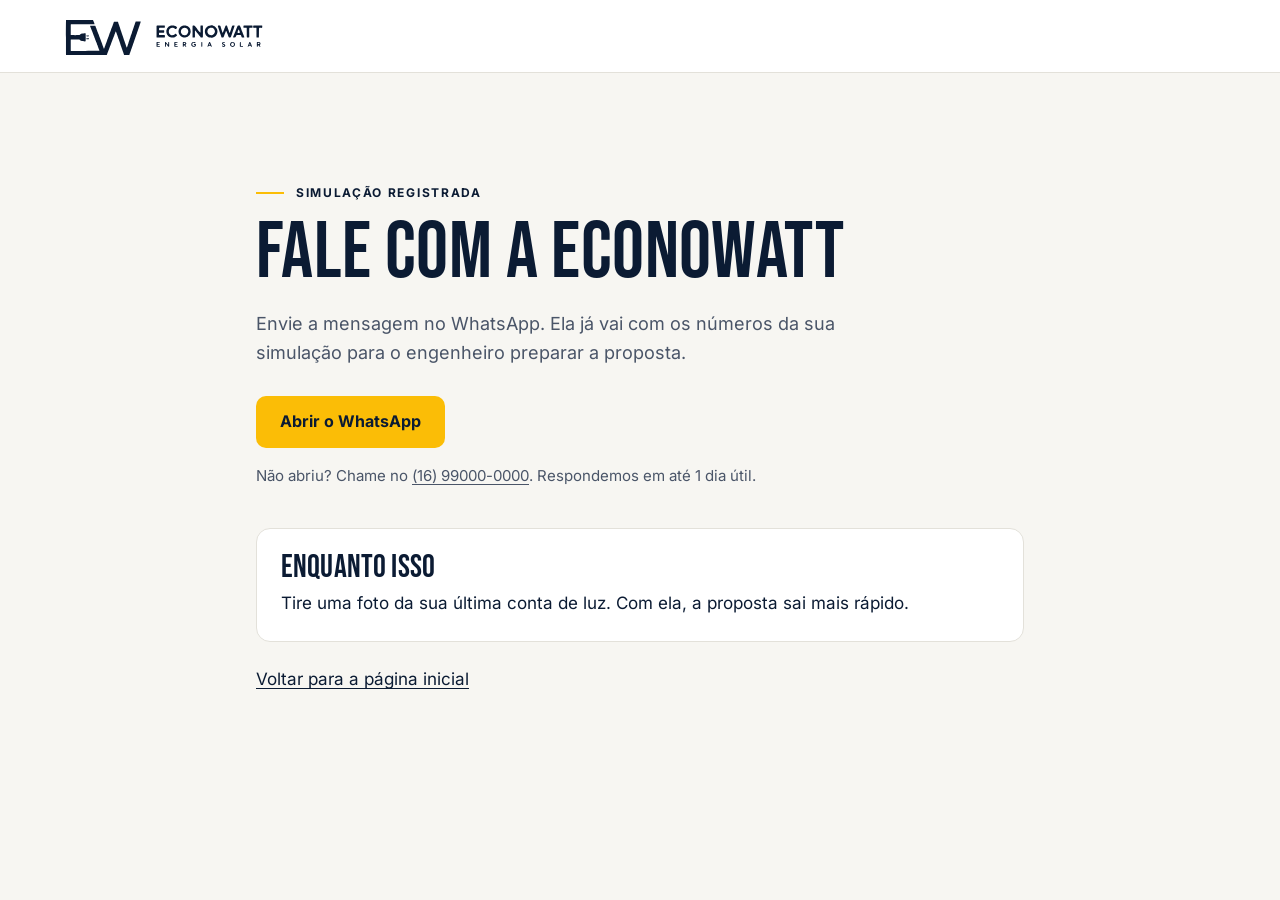
<file: obrigado.html>
<!DOCTYPE html>
<html lang="pt-BR">
<head>
  <meta charset="utf-8">
  <meta name="viewport" content="width=device-width, initial-scale=1">
  <title>Simulação registrada | EconoWatt</title>
  <meta name="description" content="Sua simulação de energia solar foi registrada. Envie a mensagem no WhatsApp para receber a proposta.">
  <meta name="robots" content="noindex, nofollow">
  <meta name="theme-color" content="#0B1B33">
  <link rel="icon" href="assets/img/favicon.svg" type="image/svg+xml">
  <link rel="apple-touch-icon" href="assets/img/apple-touch-icon.png">
  <link rel="preload" href="assets/fonts/bebas-neue-400.woff2" as="font" type="font/woff2" crossorigin>
  <link rel="preload" href="assets/fonts/inter-variavel.woff2" as="font" type="font/woff2" crossorigin>
  <link rel="stylesheet" href="css/style.css">
  <script src="js/config.js" defer></script>
  <script src="js/utils.js" defer></script>
  <script src="js/tracking.js" defer></script>
  <script src="js/obrigado.js" defer></script>
  <script src="js/aviso-demo.js" defer></script>
</head>
<body class="pagina-simples">
  <a class="pular" href="#conteudo">Pular para o conteúdo</a>
  <!-- Logo da EconoWatt (vetorizada da original), embutida no HTML (e não num arquivo .svg à parte) para aparecer em qualquer situação,
       inclusive com a página aberta direto do computador.
       Usada com <svg><use href="#simbolo"/></svg>. -->
  <svg class="sprite" aria-hidden="true" focusable="false">
    <defs><path id="forma" fill="currentColor" fill-rule="evenodd" d="M1090 1275C1074 1272 1067 1264 1072 1257C1074 1254 1078 1254 1084 1258C1092 1264 1106 1261 1106 1254C1106 1248 1102 1244 1090 1241C1082 1239 1077 1236 1074 1230C1065 1216 1078 1198 1096 1198C1103 1198 1112 1201 1116 1205C1120 1208 1120 1209 1117 1212C1114 1216 1110 1216 1104 1213C1096 1210 1087 1212 1087 1218C1087 1222 1094 1228 1101 1230C1115 1234 1121 1240 1123 1252C1125 1267 1107 1279 1090 1275ZM1229 1275C1222 1274 1212 1268 1207 1262C1201 1255 1201 1254 1198 1245C1196 1233 1198 1223 1206 1213C1210 1208 1211 1206 1219 1202L1228 1198L1238 1198C1256 1199 1270 1210 1274 1226C1278 1243 1272 1259 1258 1269C1250 1275 1240 1277 1229 1275ZM42 1273L40 1270L40 1240C40 1209 41 1203 43 1200C45 1198 81 1197 86 1199C91 1201 94 1203 92 1206C90 1211 87 1212 72 1212C59 1212 59 1213 57 1215C55 1217 55 1218 55 1222C56 1228 58 1229 72 1229C84 1229 84 1229 86 1232C90 1234 90 1237 87 1240C85 1242 85 1242 73 1242C58 1242 56 1243 55 1252C54 1260 56 1261 72 1260C88 1260 92 1261 93 1265C95 1269 94 1271 89 1273C86 1275 83 1275 65 1275C45 1275 45 1275 42 1273ZM176 1272L173 1270L173 1237C173 1205 173 1204 175 1202C178 1198 184 1198 188 1202C191 1205 202 1220 212 1233C214 1235 217 1238 218 1239C223 1243 224 1241 224 1222C224 1212 224 1204 225 1203C227 1199 236 1198 238 1202C239 1203 239 1240 239 1263C239 1271 237 1274 232 1274C227 1274 223 1272 221 1268C220 1266 215 1260 211 1255C207 1250 202 1243 199 1239C194 1232 191 1230 189 1233C188 1234 188 1237 188 1251C188 1268 188 1271 184 1274C182 1276 178 1275 176 1272ZM324 1274C320 1272 320 1269 320 1235C320 1203 320 1203 323 1201C325 1199 326 1198 346 1198C369 1198 371 1199 371 1206C371 1211 369 1212 353 1212C339 1212 339 1212 337 1215C335 1218 334 1220 336 1225C338 1229 339 1229 353 1229C363 1229 364 1229 366 1231C368 1234 368 1237 366 1240C364 1242 364 1242 352 1242C341 1242 340 1243 338 1245C336 1248 335 1254 336 1258L338 1260L352 1261C372 1261 374 1262 374 1268C374 1274 372 1274 348 1275C334 1275 326 1274 324 1274ZM498 1274C494 1272 492 1270 487 1261C482 1252 478 1248 474 1248C470 1248 469 1250 468 1261C468 1269 467 1270 465 1272C462 1275 458 1274 455 1272C454 1270 454 1268 454 1237C454 1216 454 1203 455 1202C457 1199 462 1198 477 1198C489 1198 490 1199 496 1202C503 1205 508 1212 509 1220C510 1228 508 1232 501 1239C494 1247 494 1249 503 1261C508 1268 509 1271 507 1273C504 1275 501 1275 498 1274ZM612 1273C597 1268 589 1258 587 1243C585 1228 590 1213 601 1206C610 1200 617 1198 628 1198C635 1198 637 1198 643 1200C653 1205 656 1210 651 1215C647 1219 646 1219 637 1214C626 1209 617 1210 610 1219C600 1230 600 1243 609 1254C614 1259 618 1261 626 1261C636 1261 645 1256 645 1250C645 1246 643 1245 637 1244C627 1243 623 1236 631 1232C634 1231 653 1231 656 1232C659 1234 661 1239 661 1247C661 1258 655 1267 644 1273C637 1276 620 1276 612 1273ZM847 1274C846 1274 844 1272 843 1271C842 1268 842 1268 844 1263C845 1260 849 1250 852 1241C856 1232 860 1221 862 1216C864 1212 866 1207 866 1206C868 1200 878 1197 882 1201C885 1204 893 1221 899 1238C901 1244 905 1253 907 1258C912 1271 911 1274 903 1274C898 1274 895 1272 894 1267C892 1260 889 1258 878 1258C865 1258 862 1259 858 1267C855 1273 852 1275 847 1274ZM1357 1274C1353 1271 1352 1269 1352 1245C1352 1204 1353 1199 1360 1199C1367 1199 1367 1200 1368 1231C1368 1256 1369 1258 1370 1260C1372 1261 1376 1261 1385 1261C1396 1261 1398 1261 1400 1263C1404 1266 1404 1269 1400 1272C1397 1275 1397 1275 1378 1275C1364 1275 1359 1275 1357 1274ZM1478 1273C1475 1271 1475 1267 1478 1260C1480 1257 1481 1254 1481 1253C1481 1252 1482 1248 1484 1244C1488 1235 1491 1228 1496 1213C1501 1202 1503 1199 1510 1199C1513 1199 1515 1200 1516 1201C1518 1203 1525 1219 1530 1232C1532 1238 1535 1248 1538 1254C1543 1265 1544 1271 1541 1273C1537 1277 1528 1273 1526 1266C1524 1259 1521 1258 1510 1258C1498 1258 1495 1259 1491 1267C1487 1274 1483 1277 1478 1273ZM1622 1272C1620 1270 1620 1269 1620 1236C1620 1205 1620 1203 1622 1201C1625 1198 1630 1198 1643 1198C1663 1199 1669 1202 1674 1212C1679 1222 1678 1234 1670 1241C1664 1247 1664 1249 1669 1256C1678 1270 1678 1271 1675 1273C1672 1276 1669 1275 1664 1273C1660 1271 1659 1269 1655 1261C1649 1250 1647 1248 1642 1248C1636 1248 1635 1250 1635 1259C1635 1268 1634 1273 1631 1274C1628 1276 1624 1275 1622 1272ZM747 1271L745 1269L745 1237C746 1210 746 1204 747 1202C749 1200 753 1198 756 1200C760 1201 761 1205 761 1238C761 1268 761 1269 759 1271C756 1275 751 1275 747 1271ZM1250 1257C1263 1248 1263 1228 1251 1217C1243 1210 1236 1209 1228 1213C1210 1223 1208 1247 1225 1258C1230 1261 1231 1261 1238 1261C1244 1260 1246 1260 1250 1257ZM882 1242C884 1240 884 1237 883 1233C881 1228 877 1225 875 1227C873 1228 869 1236 869 1239C869 1244 878 1246 882 1242ZM1516 1242C1517 1240 1517 1239 1514 1232C1510 1223 1507 1223 1504 1231C1502 1237 1502 1241 1504 1242C1506 1245 1513 1244 1516 1242ZM486 1232C495 1228 495 1218 486 1213C482 1211 472 1212 470 1214C468 1216 467 1225 469 1230C471 1234 479 1236 486 1232ZM1656 1232C1668 1224 1659 1209 1644 1212C1637 1213 1635 1215 1635 1223C1634 1229 1635 1230 1637 1232C1640 1235 1651 1235 1656 1232ZM274 1129C255 1126 234 1116 224 1104C217 1096 205 1081 202 1074C195 1060 192 1030 196 1012C201 994 209 978 222 965C232 955 236 952 250 946C265 938 268 938 291 938L310 938L322 941C328 943 335 946 338 948C346 953 357 962 362 969C367 977 367 977 344 994C339 997 338 996 329 989C318 980 311 977 298 975C280 973 268 976 255 986C235 1002 228 1032 238 1059C248 1082 279 1097 304 1090C310 1089 323 1083 324 1081C326 1078 337 1070 339 1070C341 1070 345 1072 349 1075C353 1078 358 1082 360 1083C367 1087 367 1092 359 1100C348 1113 329 1124 314 1128C306 1129 282 1130 274 1129ZM467 1129C460 1128 450 1124 441 1120C410 1107 386 1071 386 1038C386 1013 391 993 401 981C403 978 405 976 405 975C405 975 409 970 413 966C425 954 430 951 452 942C468 936 495 936 511 942C514 943 520 945 522 946C533 950 552 964 558 975C560 978 562 981 564 984C571 994 574 1006 577 1029C578 1040 577 1049 571 1066C566 1083 563 1087 548 1102C541 1109 534 1115 534 1115C533 1115 531 1116 529 1117C515 1126 484 1132 467 1129ZM887 1129C860 1124 853 1121 831 1103C813 1089 801 1060 801 1032C801 1019 807 996 813 987C828 964 835 958 857 946C870 940 876 938 894 937C913 936 921 937 933 942C963 953 983 972 993 998C1003 1025 1002 1048 990 1074C984 1087 982 1090 974 1099C961 1112 948 1120 928 1126C920 1129 917 1129 904 1130C896 1130 888 1130 887 1129ZM43 1126L40 1123L40 1034L40 945L44 942L47 939L106 939C138 939 166 940 167 940C171 942 172 946 171 958C171 970 170 971 168 973C165 976 166 976 120 976C97 976 87 976 85 977C81 979 80 982 80 998C80 1017 76 1015 118 1015C163 1015 162 1014 161 1035C160 1046 160 1047 158 1049L156 1052L120 1052L84 1052L81 1054C79 1057 79 1058 79 1070C79 1083 79 1084 81 1087L84 1090L118 1090C137 1090 156 1090 159 1090C166 1090 166 1090 169 1093L172 1096L172 1109C172 1116 172 1123 171 1124C169 1128 165 1128 105 1128L46 1128L43 1126ZM609 1126L607 1123L607 1036C607 974 607 948 608 945C610 941 614 939 623 939C636 939 641 942 648 952C649 955 656 964 664 972C671 981 679 991 681 994C682 996 686 1001 688 1004C702 1020 709 1029 716 1038C725 1051 730 1053 732 1048C732 1047 732 1024 732 997C732 942 732 942 738 940C742 939 764 939 766 940C771 943 771 942 771 1035C771 1129 771 1125 765 1127C762 1128 744 1128 740 1127C738 1126 735 1123 732 1118C729 1115 725 1110 723 1108C706 1087 701 1081 698 1075C695 1071 689 1064 684 1060C680 1054 675 1049 674 1048C661 1030 656 1024 654 1021C650 1017 646 1017 645 1020C645 1022 644 1044 645 1070C645 1096 645 1118 645 1120C643 1127 640 1128 624 1128C612 1128 611 1128 609 1126ZM1067 1127C1064 1125 1060 1119 1059 1111C1057 1104 1053 1091 1044 1067C1041 1059 1038 1049 1036 1044C1034 1036 1027 1014 1023 1004C1022 1001 1021 997 1020 994C1019 991 1016 980 1012 970C1002 941 1003 940 1023 939C1042 939 1045 941 1049 954C1050 958 1052 966 1054 973C1056 980 1060 992 1063 1000C1070 1023 1077 1045 1077 1047C1077 1050 1080 1054 1082 1054C1086 1054 1088 1051 1089 1043C1091 1036 1093 1030 1101 1010C1104 1004 1106 997 1107 994C1108 992 1110 984 1113 978C1116 972 1118 967 1118 966C1118 966 1120 960 1122 954C1127 942 1129 941 1137 940C1142 939 1148 941 1150 943C1150 944 1153 951 1155 958C1164 984 1165 987 1174 1011C1177 1020 1181 1031 1182 1036C1187 1051 1188 1053 1190 1054C1194 1055 1195 1054 1201 1035C1203 1028 1206 1018 1208 1014C1210 1009 1212 1001 1214 996C1215 991 1217 983 1219 978C1221 972 1225 962 1227 956C1233 939 1233 940 1250 939C1263 939 1266 940 1268 942C1270 944 1269 952 1267 956C1266 958 1263 965 1261 970C1256 987 1251 1000 1248 1010C1246 1015 1243 1023 1242 1026C1240 1036 1235 1052 1232 1059C1230 1064 1218 1098 1214 1112C1209 1127 1208 1128 1192 1128C1178 1128 1178 1127 1173 1112C1171 1108 1169 1103 1168 1101C1167 1098 1162 1084 1159 1074C1158 1071 1155 1064 1153 1059C1151 1054 1147 1045 1145 1039C1141 1027 1138 1022 1135 1024C1134 1024 1131 1032 1127 1042C1124 1051 1120 1062 1118 1066C1113 1077 1111 1083 1105 1100C1095 1128 1095 1127 1080 1128C1073 1128 1069 1128 1067 1127ZM1249 1127C1248 1126 1246 1125 1246 1124C1245 1121 1246 1118 1254 1100C1256 1094 1260 1086 1261 1081C1263 1076 1266 1068 1268 1063C1271 1058 1274 1051 1276 1046C1278 1037 1285 1021 1286 1020C1286 1019 1288 1014 1290 1009C1292 1004 1295 996 1296 992C1298 989 1301 982 1303 977C1305 972 1309 963 1311 957C1318 940 1319 939 1337 939C1349 939 1352 941 1355 948C1356 950 1359 958 1362 964C1368 979 1379 1009 1380 1013C1381 1015 1382 1018 1383 1020C1384 1022 1387 1029 1390 1036C1392 1042 1395 1050 1396 1053C1398 1056 1399 1059 1399 1060C1399 1061 1400 1064 1402 1067C1403 1069 1406 1077 1409 1084C1413 1095 1419 1111 1421 1116C1423 1120 1422 1124 1420 1126C1418 1128 1416 1128 1404 1128C1384 1128 1384 1128 1374 1103C1373 1098 1370 1092 1369 1091L1366 1089L1335 1089C1304 1089 1303 1089 1300 1091C1298 1093 1297 1095 1289 1114C1284 1127 1284 1127 1266 1128C1258 1128 1250 1128 1249 1127ZM1466 1127C1461 1124 1461 1126 1461 1051C1461 984 1461 981 1459 979C1457 976 1457 976 1436 976C1413 976 1412 976 1410 972C1407 967 1408 946 1412 942L1414 940L1478 939C1514 939 1544 939 1546 940C1551 940 1552 944 1552 958C1552 971 1552 971 1549 974C1546 976 1548 976 1513 976C1506 977 1504 977 1502 978C1501 980 1500 986 1500 1052L1500 1123L1497 1125C1495 1127 1494 1128 1482 1128C1472 1128 1468 1128 1466 1127ZM1618 1127C1614 1124 1614 1116 1614 1048C1614 1001 1614 981 1613 979C1611 976 1609 976 1590 976C1570 977 1568 977 1564 972C1562 970 1562 969 1562 958C1562 945 1563 945 1565 942L1568 940L1633 939C1677 939 1698 939 1700 940C1702 941 1703 942 1704 944C1706 947 1705 970 1704 972C1701 976 1695 977 1679 976C1661 976 1657 977 1655 982C1654 984 1653 1002 1653 1054L1652 1123L1650 1126C1647 1128 1646 1128 1633 1128C1623 1128 1619 1128 1618 1127ZM488 1092C501 1090 515 1084 522 1075C531 1066 537 1053 539 1042C541 1028 539 1020 530 1002C526 993 525 992 518 987C496 970 469 969 448 985C431 998 423 1015 424 1038C424 1049 425 1050 429 1058C434 1068 441 1078 445 1080C454 1086 458 1088 466 1090C475 1093 476 1093 488 1092ZM914 1091C916 1090 922 1088 928 1085C936 1081 939 1079 943 1074C956 1060 962 1042 959 1025C958 1016 951 1002 945 995C935 982 924 977 906 975C897 974 896 974 887 976C862 983 849 996 843 1020C841 1030 840 1036 842 1046C845 1058 855 1074 864 1081C878 1090 900 1095 914 1091ZM1351 1053C1355 1051 1354 1048 1342 1016C1335 996 1334 996 1328 1011C1323 1024 1315 1047 1315 1049C1315 1050 1316 1052 1317 1053C1319 1055 1320 1055 1334 1055C1346 1055 1349 1055 1351 1053ZM42 848C40 844 40 842 40 458C40 120 40 72 42 69C42 67 44 66 46 65C48 64 138 64 342 64L635 64L638 67C640 68 642 72 645 81C648 88 650 95 651 96C652 98 654 103 656 108C658 113 660 118 661 121C664 127 672 151 672 155C674 163 699 162 410 162L151 162L149 164L146 166L146 281C146 360 146 397 147 398C148 399 149 401 151 401C154 402 334 402 338 401C339 400 343 397 347 394C358 384 361 382 370 377C387 369 393 368 414 366C427 366 428 366 433 363C438 360 439 360 454 359C468 359 469 359 471 361C477 366 477 363 477 450C477 550 480 540 452 540C436 540 436 540 432 538C428 535 418 533 407 533C388 533 363 523 348 509C344 505 339 501 338 500C336 499 319 498 244 498L152 498L149 500L146 503L146 624L146 746L148 748L151 751L462 751C657 751 775 751 776 750C781 748 781 746 778 735C776 730 774 723 772 719C770 716 768 710 766 706C761 690 759 684 752 668C749 658 744 645 742 638C739 632 736 624 735 622C734 620 732 615 731 612C730 608 727 600 725 594C723 589 719 579 716 572C714 566 711 558 710 556C709 553 707 548 706 546C706 543 704 540 704 540C704 539 703 537 702 534C701 532 699 525 696 519C691 507 686 494 683 485C682 482 679 475 677 470C675 464 671 454 668 447C666 440 662 429 659 423C657 416 654 408 652 404C650 400 648 393 646 388C643 379 637 365 634 356C633 353 630 346 628 340C626 335 623 327 621 322C620 318 617 311 615 307C613 303 610 293 607 286C604 278 599 266 596 260C594 253 591 246 590 244C590 241 584 224 581 219C580 217 578 212 577 208C574 198 574 196 580 194C586 192 683 193 686 194C689 196 692 202 696 213C698 218 701 227 703 232C705 236 708 243 709 246C710 249 713 255 714 260C716 264 718 271 720 274C721 278 723 284 724 286C725 288 726 292 727 295C728 298 730 303 732 308C736 316 746 342 750 354C754 366 761 383 764 390C766 395 768 401 769 404C770 406 773 414 775 420C777 426 780 434 781 437C782 440 784 446 786 450C788 455 790 462 792 466C794 471 795 476 796 478C797 479 800 486 802 493C806 504 812 520 816 532C818 536 822 546 825 556C829 566 834 580 838 588C841 597 844 607 846 612C847 616 849 621 850 623C851 625 853 631 855 637C857 643 860 650 861 651C862 655 872 682 874 690C878 704 884 704 888 692C889 688 892 681 894 676C896 670 899 661 901 655C907 640 911 629 914 619C916 614 919 606 921 600C923 594 926 588 926 586C927 584 929 579 931 574C939 551 942 541 943 540C944 540 947 530 952 514C954 511 956 504 957 500C960 493 964 483 972 460C979 439 983 429 988 418C990 413 993 402 996 394C1006 367 1010 355 1016 340C1017 336 1020 329 1022 324C1023 320 1027 311 1029 305C1032 299 1034 293 1034 292C1035 287 1045 261 1051 246C1053 241 1056 233 1058 228C1059 223 1062 215 1064 210C1069 199 1071 193 1075 182C1076 176 1079 169 1081 165C1082 162 1085 154 1087 149C1089 144 1092 135 1093 130C1095 126 1098 119 1099 115C1103 104 1104 104 1130 104C1178 104 1182 104 1187 106C1190 108 1192 109 1192 111C1195 120 1201 141 1204 148C1206 153 1210 166 1215 178C1219 191 1223 202 1223 203C1224 204 1225 208 1226 210C1227 212 1229 221 1232 228C1239 248 1241 255 1242 260C1243 266 1246 276 1253 295C1266 330 1270 342 1277 365C1278 369 1280 374 1281 376C1282 379 1284 384 1285 388C1286 391 1288 395 1288 396C1289 398 1290 401 1291 404C1292 407 1292 410 1293 411C1294 412 1295 417 1297 421C1298 425 1300 432 1302 437C1306 446 1306 447 1314 471C1316 480 1320 491 1322 496C1325 503 1331 521 1338 544C1340 547 1341 552 1342 554C1345 563 1349 575 1351 582C1352 586 1355 594 1357 600C1359 606 1363 618 1366 625C1368 632 1371 642 1373 645C1374 649 1376 656 1378 661C1380 671 1383 678 1386 678C1387 678 1391 674 1392 670C1396 654 1405 629 1407 623C1408 619 1412 607 1416 598C1419 588 1422 577 1424 573C1427 564 1439 526 1444 510C1446 503 1449 496 1450 493C1452 488 1455 478 1458 469C1459 465 1461 460 1462 458C1463 455 1466 448 1467 442C1469 435 1472 428 1472 426C1473 424 1476 414 1479 406C1482 398 1486 387 1487 383C1490 376 1492 368 1500 346C1500 343 1502 338 1503 335C1504 332 1506 327 1507 323C1509 317 1510 312 1516 300C1517 297 1520 290 1521 284C1525 272 1536 241 1538 233C1541 225 1554 187 1556 178C1558 174 1560 167 1562 164C1563 160 1565 154 1566 150C1569 140 1573 129 1576 121C1578 117 1579 112 1579 111C1579 108 1583 102 1586 100C1590 98 1690 98 1693 101C1696 103 1696 107 1689 128C1685 139 1682 149 1681 151C1680 153 1678 159 1676 164C1675 170 1670 183 1667 192C1664 202 1660 213 1659 216C1658 220 1655 228 1653 235C1651 242 1647 252 1645 258C1643 265 1639 276 1636 283C1634 290 1631 299 1630 302C1625 314 1622 320 1614 348C1608 365 1597 396 1596 397C1596 398 1595 401 1594 404C1592 412 1570 474 1566 486C1564 491 1562 496 1562 499C1561 502 1560 505 1559 506C1558 507 1556 512 1555 518C1553 522 1551 530 1549 535C1547 540 1545 546 1545 548C1543 556 1538 570 1533 582C1531 587 1527 597 1525 604C1523 612 1518 625 1514 635C1511 645 1506 659 1504 666C1498 684 1488 711 1482 726C1481 729 1479 735 1478 739C1477 742 1476 746 1475 747C1475 748 1471 758 1468 768C1464 780 1460 791 1458 794C1457 798 1454 806 1452 812C1444 840 1440 848 1436 850C1434 851 1416 851 1384 851L1335 851L1332 849C1331 848 1329 843 1327 840C1321 824 1314 804 1308 786C1307 783 1305 776 1303 771C1301 766 1299 759 1298 756C1297 752 1295 747 1294 746C1294 744 1291 738 1289 732C1287 726 1283 714 1280 706C1277 697 1273 687 1272 682C1270 678 1265 662 1260 648C1250 620 1243 599 1241 592C1240 586 1233 566 1217 522C1214 512 1210 502 1210 500C1209 497 1207 492 1205 487C1202 478 1200 474 1193 453C1191 447 1187 434 1184 426C1180 417 1177 408 1176 405C1176 402 1174 398 1172 395C1171 392 1168 384 1166 378C1164 371 1162 364 1160 361C1159 358 1157 353 1156 349C1145 312 1143 312 1130 349C1129 353 1126 359 1125 363C1124 367 1122 371 1121 373C1120 376 1118 382 1115 388C1113 394 1110 400 1110 403C1108 410 1102 424 1100 430C1098 433 1095 441 1093 447C1091 453 1087 464 1084 470C1082 476 1078 487 1075 494C1068 513 1065 522 1063 525C1062 527 1061 531 1060 534C1059 537 1057 543 1055 548C1050 561 1045 573 1043 578C1041 585 1039 590 1037 596C1036 598 1034 604 1032 608C1031 611 1029 617 1028 620C1026 623 1024 630 1022 635C1020 640 1017 646 1016 648C1016 650 1014 655 1012 660C1007 675 1000 694 996 702C994 708 992 713 992 714C991 717 986 729 977 751C970 770 965 782 964 788C960 797 954 814 952 819C946 833 945 836 944 841C942 846 941 848 939 849C936 851 930 851 490 851L44 851L42 848ZM495 492C491 490 490 487 490 482C490 472 493 471 520 471C547 471 550 472 550 482C550 487 547 491 542 492C536 494 499 493 495 492ZM496 428C492 426 490 424 490 420C490 410 493 409 520 409C547 408 550 410 550 420C550 424 549 427 545 428C541 431 500 431 496 428Z"/></defs>
    <symbol id="simbolo" viewBox="0 0 1764 850"><use href="#forma"/></symbol>
    <symbol id="nome" viewBox="0 870 1764 462"><use href="#forma"/></symbol>
    <symbol id="completo" viewBox="0 0 1764 1332"><use href="#forma"/></symbol>
  </svg>
  <header class="topo">
    <div class="topo__inner container">
      <a class="marca" href="index.html" aria-label="EconoWatt Energia Solar, voltar ao início">
        <svg class="marca__simbolo" aria-hidden="true"><use href="#simbolo"/></svg>
        <svg class="marca__nome" aria-hidden="true"><use href="#nome"/></svg>
      </a>
    </div>
  </header>

  <main id="conteudo" tabindex="-1" class="obrigado">
    <div class="container estreito">
      <p class="chapeu">Simulação registrada</p>
      <h1 id="obrigado-titulo">Pronto! Falta só um toque.</h1>
      <!-- ✏️ EDITÁVEL: texto da página de obrigado (até 160 caracteres) -->
      <p class="obrigado__texto">Envie a mensagem no WhatsApp. Ela já vai com os números da sua simulação para o engenheiro preparar a proposta.</p>
      <!-- ✏️ FIM -->
      <a class="botao" id="obrigado-whatsapp" href="https://wa.me/5516990000000" target="_blank" rel="noopener">Abrir o WhatsApp</a>
      <p class="obrigado__alternativa">Não abriu? Chame no <a href="https://wa.me/5516990000000" id="obrigado-numero" target="_blank" rel="noopener">(16) 99000-0000</a>. Respondemos em até 1 dia útil.</p>

      <div class="cartao">
        <h2>Enquanto isso</h2>
        <!-- ✏️ EDITÁVEL: dica (até 120 caracteres) -->
        <p>Tire uma foto da sua última conta de luz. Com ela, a proposta sai mais rápido.</p>
        <!-- ✏️ FIM -->
      </div>
      <p><a href="index.html">Voltar para a página inicial</a></p>
    </div>
  </main>

  <section class="cookies" id="cookies" aria-label="Aviso de cookies" hidden>
    <p>Usamos cookies de medição (Meta, Google e Clarity) para entender de onde vêm as visitas e melhorar a página. Você escolhe. <a href="politica-de-privacidade.html#cookies">Saiba mais</a></p>
    <div class="cookies__acoes">
      <button type="button" class="botao botao--pequeno" data-cookies="aceitar">Aceitar</button>
      <button type="button" class="botao botao--pequeno botao--contorno" data-cookies="recusar">Recusar</button>
    </div>
  </section>
</body>
</html>
</file>
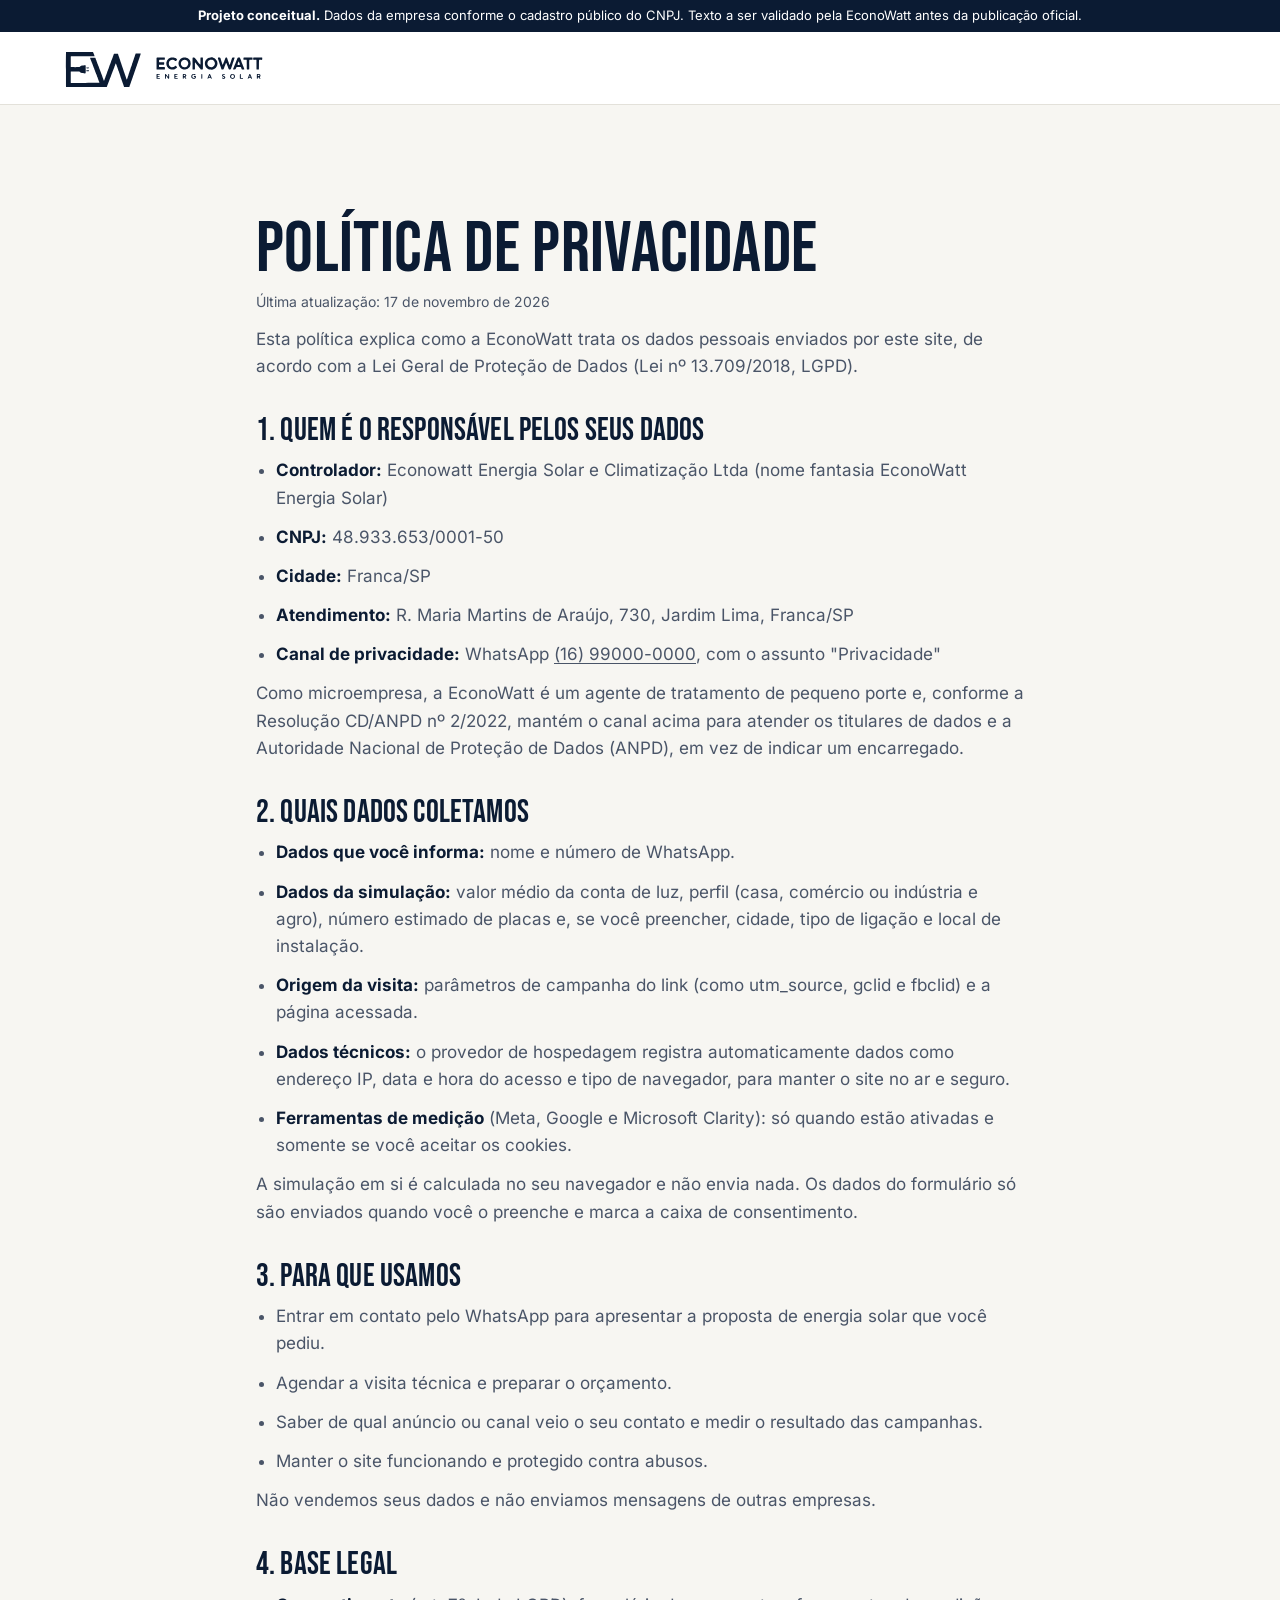
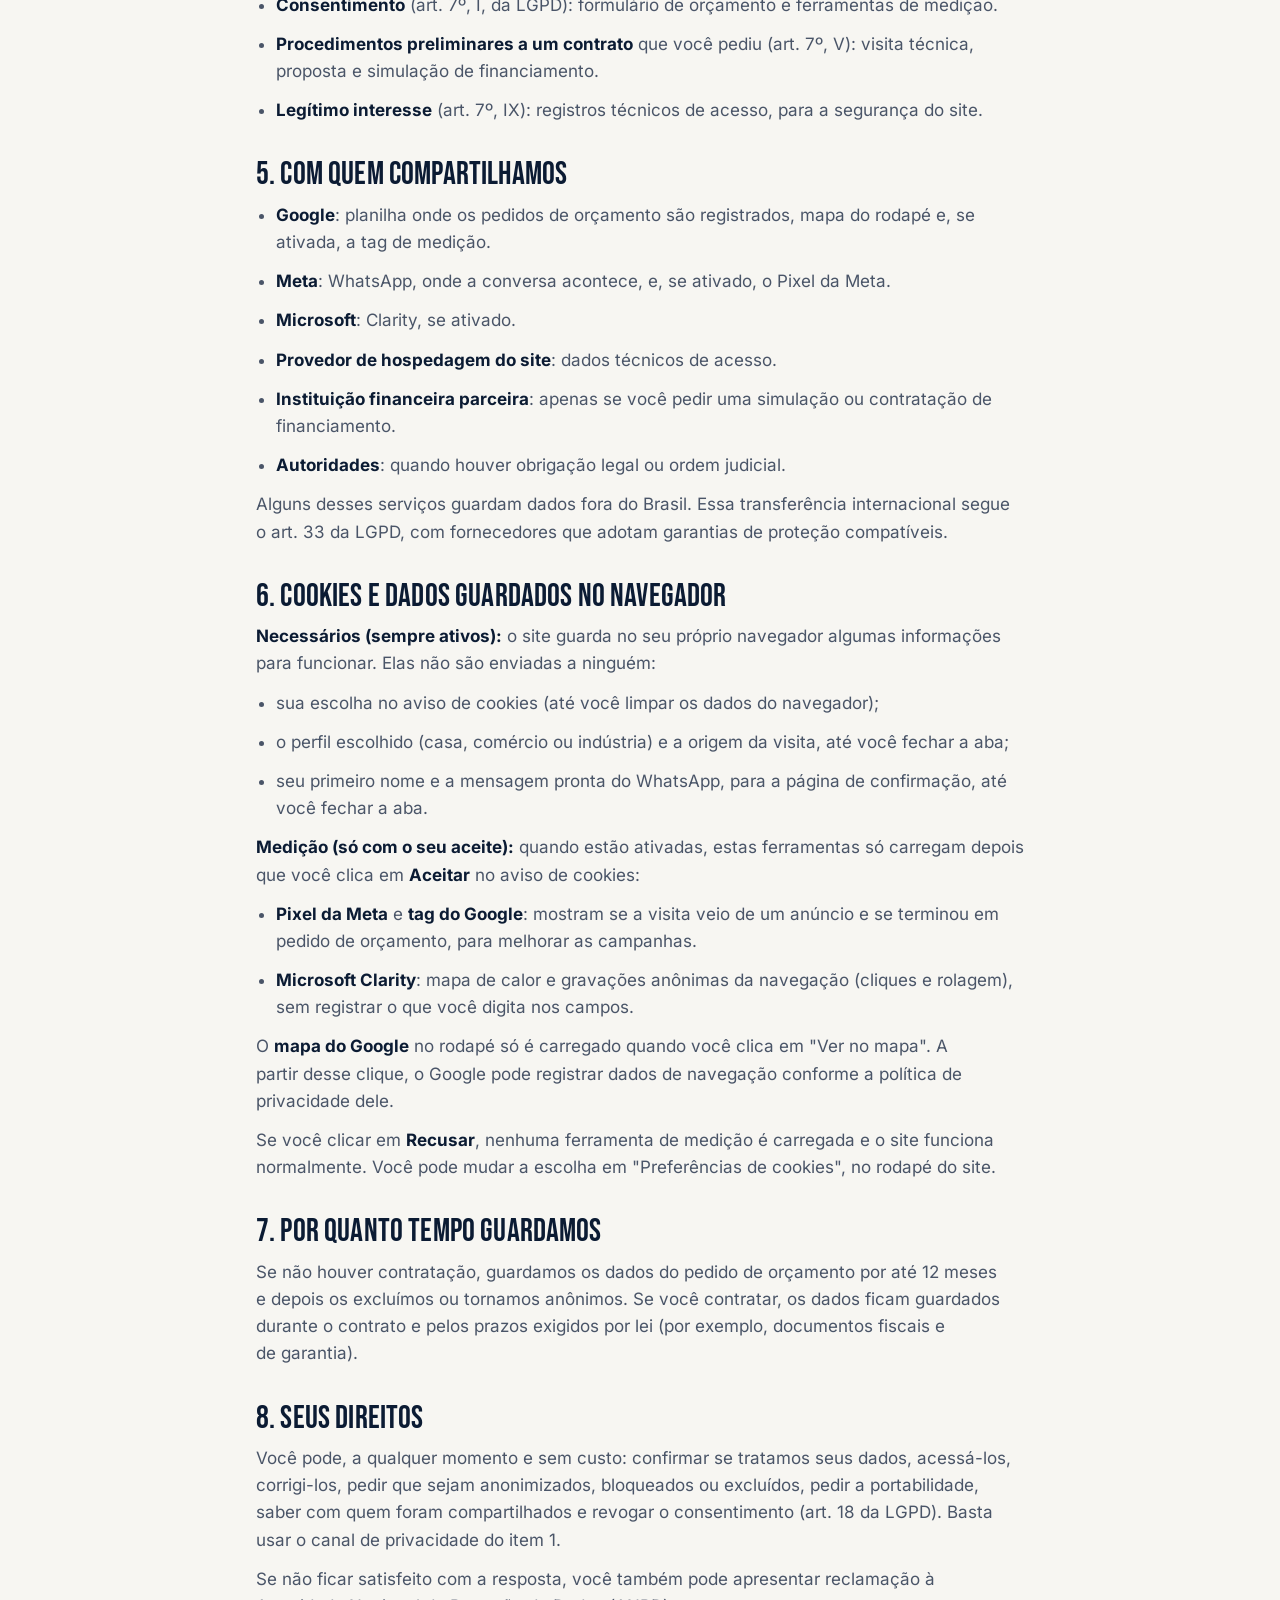
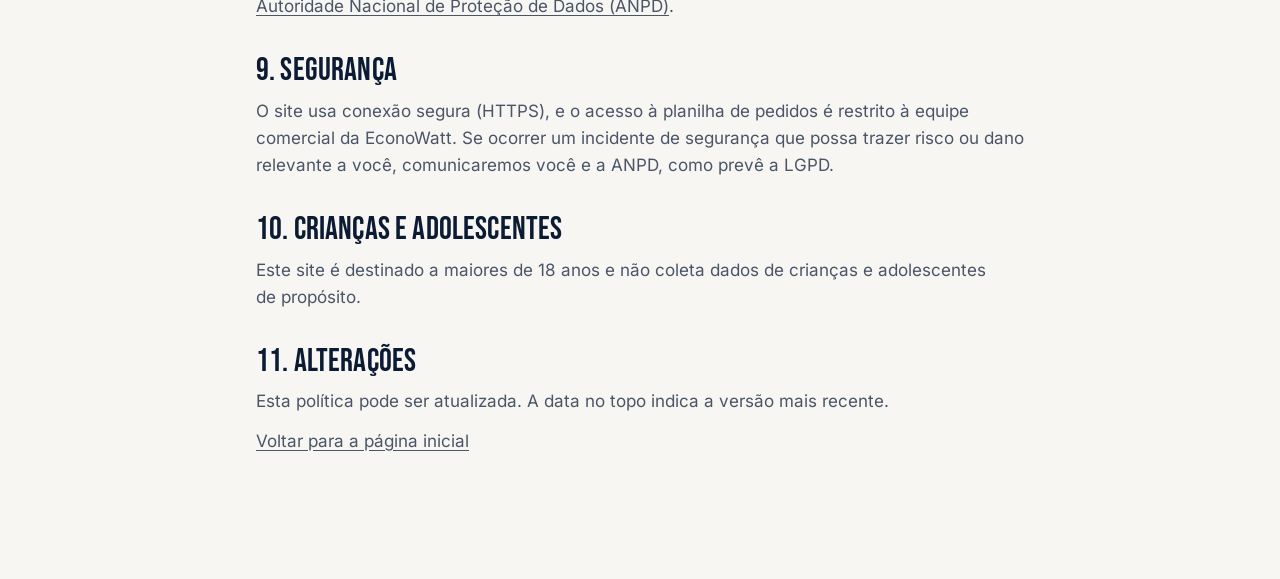
<file: politica-de-privacidade.html>
<!DOCTYPE html>
<html lang="pt-BR">
<head>
  <meta charset="utf-8">
  <meta name="viewport" content="width=device-width, initial-scale=1">
  <title>Política de Privacidade | EconoWatt</title>
  <meta name="description" content="Como a EconoWatt Energia Solar coleta, usa e protege os dados enviados pelo site, conforme a LGPD.">
  <meta name="robots" content="noindex, follow">
  <meta name="theme-color" content="#0B1B33">
  <link rel="icon" href="assets/img/favicon.svg" type="image/svg+xml">
  <link rel="preload" href="assets/fonts/bebas-neue-400.woff2" as="font" type="font/woff2" crossorigin>
  <link rel="preload" href="assets/fonts/inter-variavel.woff2" as="font" type="font/woff2" crossorigin>
  <link rel="stylesheet" href="css/style.css">
  <script src="js/config.js" defer></script>
  <script src="js/aviso-demo.js" defer></script>
</head>
<body class="pagina-simples">
  <a class="pular" href="#conteudo">Pular para o conteúdo</a>
  <!-- Logo da EconoWatt (vetorizada da original), embutida no HTML (e não num arquivo .svg à parte) para aparecer em qualquer situação,
       inclusive com a página aberta direto do computador.
       Usada com <svg><use href="#simbolo"/></svg>. -->
  <svg class="sprite" aria-hidden="true" focusable="false">
    <defs><path id="forma" fill="currentColor" fill-rule="evenodd" d="M1090 1275C1074 1272 1067 1264 1072 1257C1074 1254 1078 1254 1084 1258C1092 1264 1106 1261 1106 1254C1106 1248 1102 1244 1090 1241C1082 1239 1077 1236 1074 1230C1065 1216 1078 1198 1096 1198C1103 1198 1112 1201 1116 1205C1120 1208 1120 1209 1117 1212C1114 1216 1110 1216 1104 1213C1096 1210 1087 1212 1087 1218C1087 1222 1094 1228 1101 1230C1115 1234 1121 1240 1123 1252C1125 1267 1107 1279 1090 1275ZM1229 1275C1222 1274 1212 1268 1207 1262C1201 1255 1201 1254 1198 1245C1196 1233 1198 1223 1206 1213C1210 1208 1211 1206 1219 1202L1228 1198L1238 1198C1256 1199 1270 1210 1274 1226C1278 1243 1272 1259 1258 1269C1250 1275 1240 1277 1229 1275ZM42 1273L40 1270L40 1240C40 1209 41 1203 43 1200C45 1198 81 1197 86 1199C91 1201 94 1203 92 1206C90 1211 87 1212 72 1212C59 1212 59 1213 57 1215C55 1217 55 1218 55 1222C56 1228 58 1229 72 1229C84 1229 84 1229 86 1232C90 1234 90 1237 87 1240C85 1242 85 1242 73 1242C58 1242 56 1243 55 1252C54 1260 56 1261 72 1260C88 1260 92 1261 93 1265C95 1269 94 1271 89 1273C86 1275 83 1275 65 1275C45 1275 45 1275 42 1273ZM176 1272L173 1270L173 1237C173 1205 173 1204 175 1202C178 1198 184 1198 188 1202C191 1205 202 1220 212 1233C214 1235 217 1238 218 1239C223 1243 224 1241 224 1222C224 1212 224 1204 225 1203C227 1199 236 1198 238 1202C239 1203 239 1240 239 1263C239 1271 237 1274 232 1274C227 1274 223 1272 221 1268C220 1266 215 1260 211 1255C207 1250 202 1243 199 1239C194 1232 191 1230 189 1233C188 1234 188 1237 188 1251C188 1268 188 1271 184 1274C182 1276 178 1275 176 1272ZM324 1274C320 1272 320 1269 320 1235C320 1203 320 1203 323 1201C325 1199 326 1198 346 1198C369 1198 371 1199 371 1206C371 1211 369 1212 353 1212C339 1212 339 1212 337 1215C335 1218 334 1220 336 1225C338 1229 339 1229 353 1229C363 1229 364 1229 366 1231C368 1234 368 1237 366 1240C364 1242 364 1242 352 1242C341 1242 340 1243 338 1245C336 1248 335 1254 336 1258L338 1260L352 1261C372 1261 374 1262 374 1268C374 1274 372 1274 348 1275C334 1275 326 1274 324 1274ZM498 1274C494 1272 492 1270 487 1261C482 1252 478 1248 474 1248C470 1248 469 1250 468 1261C468 1269 467 1270 465 1272C462 1275 458 1274 455 1272C454 1270 454 1268 454 1237C454 1216 454 1203 455 1202C457 1199 462 1198 477 1198C489 1198 490 1199 496 1202C503 1205 508 1212 509 1220C510 1228 508 1232 501 1239C494 1247 494 1249 503 1261C508 1268 509 1271 507 1273C504 1275 501 1275 498 1274ZM612 1273C597 1268 589 1258 587 1243C585 1228 590 1213 601 1206C610 1200 617 1198 628 1198C635 1198 637 1198 643 1200C653 1205 656 1210 651 1215C647 1219 646 1219 637 1214C626 1209 617 1210 610 1219C600 1230 600 1243 609 1254C614 1259 618 1261 626 1261C636 1261 645 1256 645 1250C645 1246 643 1245 637 1244C627 1243 623 1236 631 1232C634 1231 653 1231 656 1232C659 1234 661 1239 661 1247C661 1258 655 1267 644 1273C637 1276 620 1276 612 1273ZM847 1274C846 1274 844 1272 843 1271C842 1268 842 1268 844 1263C845 1260 849 1250 852 1241C856 1232 860 1221 862 1216C864 1212 866 1207 866 1206C868 1200 878 1197 882 1201C885 1204 893 1221 899 1238C901 1244 905 1253 907 1258C912 1271 911 1274 903 1274C898 1274 895 1272 894 1267C892 1260 889 1258 878 1258C865 1258 862 1259 858 1267C855 1273 852 1275 847 1274ZM1357 1274C1353 1271 1352 1269 1352 1245C1352 1204 1353 1199 1360 1199C1367 1199 1367 1200 1368 1231C1368 1256 1369 1258 1370 1260C1372 1261 1376 1261 1385 1261C1396 1261 1398 1261 1400 1263C1404 1266 1404 1269 1400 1272C1397 1275 1397 1275 1378 1275C1364 1275 1359 1275 1357 1274ZM1478 1273C1475 1271 1475 1267 1478 1260C1480 1257 1481 1254 1481 1253C1481 1252 1482 1248 1484 1244C1488 1235 1491 1228 1496 1213C1501 1202 1503 1199 1510 1199C1513 1199 1515 1200 1516 1201C1518 1203 1525 1219 1530 1232C1532 1238 1535 1248 1538 1254C1543 1265 1544 1271 1541 1273C1537 1277 1528 1273 1526 1266C1524 1259 1521 1258 1510 1258C1498 1258 1495 1259 1491 1267C1487 1274 1483 1277 1478 1273ZM1622 1272C1620 1270 1620 1269 1620 1236C1620 1205 1620 1203 1622 1201C1625 1198 1630 1198 1643 1198C1663 1199 1669 1202 1674 1212C1679 1222 1678 1234 1670 1241C1664 1247 1664 1249 1669 1256C1678 1270 1678 1271 1675 1273C1672 1276 1669 1275 1664 1273C1660 1271 1659 1269 1655 1261C1649 1250 1647 1248 1642 1248C1636 1248 1635 1250 1635 1259C1635 1268 1634 1273 1631 1274C1628 1276 1624 1275 1622 1272ZM747 1271L745 1269L745 1237C746 1210 746 1204 747 1202C749 1200 753 1198 756 1200C760 1201 761 1205 761 1238C761 1268 761 1269 759 1271C756 1275 751 1275 747 1271ZM1250 1257C1263 1248 1263 1228 1251 1217C1243 1210 1236 1209 1228 1213C1210 1223 1208 1247 1225 1258C1230 1261 1231 1261 1238 1261C1244 1260 1246 1260 1250 1257ZM882 1242C884 1240 884 1237 883 1233C881 1228 877 1225 875 1227C873 1228 869 1236 869 1239C869 1244 878 1246 882 1242ZM1516 1242C1517 1240 1517 1239 1514 1232C1510 1223 1507 1223 1504 1231C1502 1237 1502 1241 1504 1242C1506 1245 1513 1244 1516 1242ZM486 1232C495 1228 495 1218 486 1213C482 1211 472 1212 470 1214C468 1216 467 1225 469 1230C471 1234 479 1236 486 1232ZM1656 1232C1668 1224 1659 1209 1644 1212C1637 1213 1635 1215 1635 1223C1634 1229 1635 1230 1637 1232C1640 1235 1651 1235 1656 1232ZM274 1129C255 1126 234 1116 224 1104C217 1096 205 1081 202 1074C195 1060 192 1030 196 1012C201 994 209 978 222 965C232 955 236 952 250 946C265 938 268 938 291 938L310 938L322 941C328 943 335 946 338 948C346 953 357 962 362 969C367 977 367 977 344 994C339 997 338 996 329 989C318 980 311 977 298 975C280 973 268 976 255 986C235 1002 228 1032 238 1059C248 1082 279 1097 304 1090C310 1089 323 1083 324 1081C326 1078 337 1070 339 1070C341 1070 345 1072 349 1075C353 1078 358 1082 360 1083C367 1087 367 1092 359 1100C348 1113 329 1124 314 1128C306 1129 282 1130 274 1129ZM467 1129C460 1128 450 1124 441 1120C410 1107 386 1071 386 1038C386 1013 391 993 401 981C403 978 405 976 405 975C405 975 409 970 413 966C425 954 430 951 452 942C468 936 495 936 511 942C514 943 520 945 522 946C533 950 552 964 558 975C560 978 562 981 564 984C571 994 574 1006 577 1029C578 1040 577 1049 571 1066C566 1083 563 1087 548 1102C541 1109 534 1115 534 1115C533 1115 531 1116 529 1117C515 1126 484 1132 467 1129ZM887 1129C860 1124 853 1121 831 1103C813 1089 801 1060 801 1032C801 1019 807 996 813 987C828 964 835 958 857 946C870 940 876 938 894 937C913 936 921 937 933 942C963 953 983 972 993 998C1003 1025 1002 1048 990 1074C984 1087 982 1090 974 1099C961 1112 948 1120 928 1126C920 1129 917 1129 904 1130C896 1130 888 1130 887 1129ZM43 1126L40 1123L40 1034L40 945L44 942L47 939L106 939C138 939 166 940 167 940C171 942 172 946 171 958C171 970 170 971 168 973C165 976 166 976 120 976C97 976 87 976 85 977C81 979 80 982 80 998C80 1017 76 1015 118 1015C163 1015 162 1014 161 1035C160 1046 160 1047 158 1049L156 1052L120 1052L84 1052L81 1054C79 1057 79 1058 79 1070C79 1083 79 1084 81 1087L84 1090L118 1090C137 1090 156 1090 159 1090C166 1090 166 1090 169 1093L172 1096L172 1109C172 1116 172 1123 171 1124C169 1128 165 1128 105 1128L46 1128L43 1126ZM609 1126L607 1123L607 1036C607 974 607 948 608 945C610 941 614 939 623 939C636 939 641 942 648 952C649 955 656 964 664 972C671 981 679 991 681 994C682 996 686 1001 688 1004C702 1020 709 1029 716 1038C725 1051 730 1053 732 1048C732 1047 732 1024 732 997C732 942 732 942 738 940C742 939 764 939 766 940C771 943 771 942 771 1035C771 1129 771 1125 765 1127C762 1128 744 1128 740 1127C738 1126 735 1123 732 1118C729 1115 725 1110 723 1108C706 1087 701 1081 698 1075C695 1071 689 1064 684 1060C680 1054 675 1049 674 1048C661 1030 656 1024 654 1021C650 1017 646 1017 645 1020C645 1022 644 1044 645 1070C645 1096 645 1118 645 1120C643 1127 640 1128 624 1128C612 1128 611 1128 609 1126ZM1067 1127C1064 1125 1060 1119 1059 1111C1057 1104 1053 1091 1044 1067C1041 1059 1038 1049 1036 1044C1034 1036 1027 1014 1023 1004C1022 1001 1021 997 1020 994C1019 991 1016 980 1012 970C1002 941 1003 940 1023 939C1042 939 1045 941 1049 954C1050 958 1052 966 1054 973C1056 980 1060 992 1063 1000C1070 1023 1077 1045 1077 1047C1077 1050 1080 1054 1082 1054C1086 1054 1088 1051 1089 1043C1091 1036 1093 1030 1101 1010C1104 1004 1106 997 1107 994C1108 992 1110 984 1113 978C1116 972 1118 967 1118 966C1118 966 1120 960 1122 954C1127 942 1129 941 1137 940C1142 939 1148 941 1150 943C1150 944 1153 951 1155 958C1164 984 1165 987 1174 1011C1177 1020 1181 1031 1182 1036C1187 1051 1188 1053 1190 1054C1194 1055 1195 1054 1201 1035C1203 1028 1206 1018 1208 1014C1210 1009 1212 1001 1214 996C1215 991 1217 983 1219 978C1221 972 1225 962 1227 956C1233 939 1233 940 1250 939C1263 939 1266 940 1268 942C1270 944 1269 952 1267 956C1266 958 1263 965 1261 970C1256 987 1251 1000 1248 1010C1246 1015 1243 1023 1242 1026C1240 1036 1235 1052 1232 1059C1230 1064 1218 1098 1214 1112C1209 1127 1208 1128 1192 1128C1178 1128 1178 1127 1173 1112C1171 1108 1169 1103 1168 1101C1167 1098 1162 1084 1159 1074C1158 1071 1155 1064 1153 1059C1151 1054 1147 1045 1145 1039C1141 1027 1138 1022 1135 1024C1134 1024 1131 1032 1127 1042C1124 1051 1120 1062 1118 1066C1113 1077 1111 1083 1105 1100C1095 1128 1095 1127 1080 1128C1073 1128 1069 1128 1067 1127ZM1249 1127C1248 1126 1246 1125 1246 1124C1245 1121 1246 1118 1254 1100C1256 1094 1260 1086 1261 1081C1263 1076 1266 1068 1268 1063C1271 1058 1274 1051 1276 1046C1278 1037 1285 1021 1286 1020C1286 1019 1288 1014 1290 1009C1292 1004 1295 996 1296 992C1298 989 1301 982 1303 977C1305 972 1309 963 1311 957C1318 940 1319 939 1337 939C1349 939 1352 941 1355 948C1356 950 1359 958 1362 964C1368 979 1379 1009 1380 1013C1381 1015 1382 1018 1383 1020C1384 1022 1387 1029 1390 1036C1392 1042 1395 1050 1396 1053C1398 1056 1399 1059 1399 1060C1399 1061 1400 1064 1402 1067C1403 1069 1406 1077 1409 1084C1413 1095 1419 1111 1421 1116C1423 1120 1422 1124 1420 1126C1418 1128 1416 1128 1404 1128C1384 1128 1384 1128 1374 1103C1373 1098 1370 1092 1369 1091L1366 1089L1335 1089C1304 1089 1303 1089 1300 1091C1298 1093 1297 1095 1289 1114C1284 1127 1284 1127 1266 1128C1258 1128 1250 1128 1249 1127ZM1466 1127C1461 1124 1461 1126 1461 1051C1461 984 1461 981 1459 979C1457 976 1457 976 1436 976C1413 976 1412 976 1410 972C1407 967 1408 946 1412 942L1414 940L1478 939C1514 939 1544 939 1546 940C1551 940 1552 944 1552 958C1552 971 1552 971 1549 974C1546 976 1548 976 1513 976C1506 977 1504 977 1502 978C1501 980 1500 986 1500 1052L1500 1123L1497 1125C1495 1127 1494 1128 1482 1128C1472 1128 1468 1128 1466 1127ZM1618 1127C1614 1124 1614 1116 1614 1048C1614 1001 1614 981 1613 979C1611 976 1609 976 1590 976C1570 977 1568 977 1564 972C1562 970 1562 969 1562 958C1562 945 1563 945 1565 942L1568 940L1633 939C1677 939 1698 939 1700 940C1702 941 1703 942 1704 944C1706 947 1705 970 1704 972C1701 976 1695 977 1679 976C1661 976 1657 977 1655 982C1654 984 1653 1002 1653 1054L1652 1123L1650 1126C1647 1128 1646 1128 1633 1128C1623 1128 1619 1128 1618 1127ZM488 1092C501 1090 515 1084 522 1075C531 1066 537 1053 539 1042C541 1028 539 1020 530 1002C526 993 525 992 518 987C496 970 469 969 448 985C431 998 423 1015 424 1038C424 1049 425 1050 429 1058C434 1068 441 1078 445 1080C454 1086 458 1088 466 1090C475 1093 476 1093 488 1092ZM914 1091C916 1090 922 1088 928 1085C936 1081 939 1079 943 1074C956 1060 962 1042 959 1025C958 1016 951 1002 945 995C935 982 924 977 906 975C897 974 896 974 887 976C862 983 849 996 843 1020C841 1030 840 1036 842 1046C845 1058 855 1074 864 1081C878 1090 900 1095 914 1091ZM1351 1053C1355 1051 1354 1048 1342 1016C1335 996 1334 996 1328 1011C1323 1024 1315 1047 1315 1049C1315 1050 1316 1052 1317 1053C1319 1055 1320 1055 1334 1055C1346 1055 1349 1055 1351 1053ZM42 848C40 844 40 842 40 458C40 120 40 72 42 69C42 67 44 66 46 65C48 64 138 64 342 64L635 64L638 67C640 68 642 72 645 81C648 88 650 95 651 96C652 98 654 103 656 108C658 113 660 118 661 121C664 127 672 151 672 155C674 163 699 162 410 162L151 162L149 164L146 166L146 281C146 360 146 397 147 398C148 399 149 401 151 401C154 402 334 402 338 401C339 400 343 397 347 394C358 384 361 382 370 377C387 369 393 368 414 366C427 366 428 366 433 363C438 360 439 360 454 359C468 359 469 359 471 361C477 366 477 363 477 450C477 550 480 540 452 540C436 540 436 540 432 538C428 535 418 533 407 533C388 533 363 523 348 509C344 505 339 501 338 500C336 499 319 498 244 498L152 498L149 500L146 503L146 624L146 746L148 748L151 751L462 751C657 751 775 751 776 750C781 748 781 746 778 735C776 730 774 723 772 719C770 716 768 710 766 706C761 690 759 684 752 668C749 658 744 645 742 638C739 632 736 624 735 622C734 620 732 615 731 612C730 608 727 600 725 594C723 589 719 579 716 572C714 566 711 558 710 556C709 553 707 548 706 546C706 543 704 540 704 540C704 539 703 537 702 534C701 532 699 525 696 519C691 507 686 494 683 485C682 482 679 475 677 470C675 464 671 454 668 447C666 440 662 429 659 423C657 416 654 408 652 404C650 400 648 393 646 388C643 379 637 365 634 356C633 353 630 346 628 340C626 335 623 327 621 322C620 318 617 311 615 307C613 303 610 293 607 286C604 278 599 266 596 260C594 253 591 246 590 244C590 241 584 224 581 219C580 217 578 212 577 208C574 198 574 196 580 194C586 192 683 193 686 194C689 196 692 202 696 213C698 218 701 227 703 232C705 236 708 243 709 246C710 249 713 255 714 260C716 264 718 271 720 274C721 278 723 284 724 286C725 288 726 292 727 295C728 298 730 303 732 308C736 316 746 342 750 354C754 366 761 383 764 390C766 395 768 401 769 404C770 406 773 414 775 420C777 426 780 434 781 437C782 440 784 446 786 450C788 455 790 462 792 466C794 471 795 476 796 478C797 479 800 486 802 493C806 504 812 520 816 532C818 536 822 546 825 556C829 566 834 580 838 588C841 597 844 607 846 612C847 616 849 621 850 623C851 625 853 631 855 637C857 643 860 650 861 651C862 655 872 682 874 690C878 704 884 704 888 692C889 688 892 681 894 676C896 670 899 661 901 655C907 640 911 629 914 619C916 614 919 606 921 600C923 594 926 588 926 586C927 584 929 579 931 574C939 551 942 541 943 540C944 540 947 530 952 514C954 511 956 504 957 500C960 493 964 483 972 460C979 439 983 429 988 418C990 413 993 402 996 394C1006 367 1010 355 1016 340C1017 336 1020 329 1022 324C1023 320 1027 311 1029 305C1032 299 1034 293 1034 292C1035 287 1045 261 1051 246C1053 241 1056 233 1058 228C1059 223 1062 215 1064 210C1069 199 1071 193 1075 182C1076 176 1079 169 1081 165C1082 162 1085 154 1087 149C1089 144 1092 135 1093 130C1095 126 1098 119 1099 115C1103 104 1104 104 1130 104C1178 104 1182 104 1187 106C1190 108 1192 109 1192 111C1195 120 1201 141 1204 148C1206 153 1210 166 1215 178C1219 191 1223 202 1223 203C1224 204 1225 208 1226 210C1227 212 1229 221 1232 228C1239 248 1241 255 1242 260C1243 266 1246 276 1253 295C1266 330 1270 342 1277 365C1278 369 1280 374 1281 376C1282 379 1284 384 1285 388C1286 391 1288 395 1288 396C1289 398 1290 401 1291 404C1292 407 1292 410 1293 411C1294 412 1295 417 1297 421C1298 425 1300 432 1302 437C1306 446 1306 447 1314 471C1316 480 1320 491 1322 496C1325 503 1331 521 1338 544C1340 547 1341 552 1342 554C1345 563 1349 575 1351 582C1352 586 1355 594 1357 600C1359 606 1363 618 1366 625C1368 632 1371 642 1373 645C1374 649 1376 656 1378 661C1380 671 1383 678 1386 678C1387 678 1391 674 1392 670C1396 654 1405 629 1407 623C1408 619 1412 607 1416 598C1419 588 1422 577 1424 573C1427 564 1439 526 1444 510C1446 503 1449 496 1450 493C1452 488 1455 478 1458 469C1459 465 1461 460 1462 458C1463 455 1466 448 1467 442C1469 435 1472 428 1472 426C1473 424 1476 414 1479 406C1482 398 1486 387 1487 383C1490 376 1492 368 1500 346C1500 343 1502 338 1503 335C1504 332 1506 327 1507 323C1509 317 1510 312 1516 300C1517 297 1520 290 1521 284C1525 272 1536 241 1538 233C1541 225 1554 187 1556 178C1558 174 1560 167 1562 164C1563 160 1565 154 1566 150C1569 140 1573 129 1576 121C1578 117 1579 112 1579 111C1579 108 1583 102 1586 100C1590 98 1690 98 1693 101C1696 103 1696 107 1689 128C1685 139 1682 149 1681 151C1680 153 1678 159 1676 164C1675 170 1670 183 1667 192C1664 202 1660 213 1659 216C1658 220 1655 228 1653 235C1651 242 1647 252 1645 258C1643 265 1639 276 1636 283C1634 290 1631 299 1630 302C1625 314 1622 320 1614 348C1608 365 1597 396 1596 397C1596 398 1595 401 1594 404C1592 412 1570 474 1566 486C1564 491 1562 496 1562 499C1561 502 1560 505 1559 506C1558 507 1556 512 1555 518C1553 522 1551 530 1549 535C1547 540 1545 546 1545 548C1543 556 1538 570 1533 582C1531 587 1527 597 1525 604C1523 612 1518 625 1514 635C1511 645 1506 659 1504 666C1498 684 1488 711 1482 726C1481 729 1479 735 1478 739C1477 742 1476 746 1475 747C1475 748 1471 758 1468 768C1464 780 1460 791 1458 794C1457 798 1454 806 1452 812C1444 840 1440 848 1436 850C1434 851 1416 851 1384 851L1335 851L1332 849C1331 848 1329 843 1327 840C1321 824 1314 804 1308 786C1307 783 1305 776 1303 771C1301 766 1299 759 1298 756C1297 752 1295 747 1294 746C1294 744 1291 738 1289 732C1287 726 1283 714 1280 706C1277 697 1273 687 1272 682C1270 678 1265 662 1260 648C1250 620 1243 599 1241 592C1240 586 1233 566 1217 522C1214 512 1210 502 1210 500C1209 497 1207 492 1205 487C1202 478 1200 474 1193 453C1191 447 1187 434 1184 426C1180 417 1177 408 1176 405C1176 402 1174 398 1172 395C1171 392 1168 384 1166 378C1164 371 1162 364 1160 361C1159 358 1157 353 1156 349C1145 312 1143 312 1130 349C1129 353 1126 359 1125 363C1124 367 1122 371 1121 373C1120 376 1118 382 1115 388C1113 394 1110 400 1110 403C1108 410 1102 424 1100 430C1098 433 1095 441 1093 447C1091 453 1087 464 1084 470C1082 476 1078 487 1075 494C1068 513 1065 522 1063 525C1062 527 1061 531 1060 534C1059 537 1057 543 1055 548C1050 561 1045 573 1043 578C1041 585 1039 590 1037 596C1036 598 1034 604 1032 608C1031 611 1029 617 1028 620C1026 623 1024 630 1022 635C1020 640 1017 646 1016 648C1016 650 1014 655 1012 660C1007 675 1000 694 996 702C994 708 992 713 992 714C991 717 986 729 977 751C970 770 965 782 964 788C960 797 954 814 952 819C946 833 945 836 944 841C942 846 941 848 939 849C936 851 930 851 490 851L44 851L42 848ZM495 492C491 490 490 487 490 482C490 472 493 471 520 471C547 471 550 472 550 482C550 487 547 491 542 492C536 494 499 493 495 492ZM496 428C492 426 490 424 490 420C490 410 493 409 520 409C547 408 550 410 550 420C550 424 549 427 545 428C541 431 500 431 496 428Z"/></defs>
    <symbol id="simbolo" viewBox="0 0 1764 850"><use href="#forma"/></symbol>
    <symbol id="nome" viewBox="0 870 1764 462"><use href="#forma"/></symbol>
    <symbol id="completo" viewBox="0 0 1764 1332"><use href="#forma"/></symbol>
  </svg>
  <aside class="faixa-conceitual" aria-label="Aviso"><p><strong>Projeto conceitual.</strong> Dados da empresa conforme o cadastro público do CNPJ. Texto a ser validado pela EconoWatt antes da publicação oficial.</p></aside>
  <header class="topo">
    <div class="topo__inner container">
      <a class="marca" href="index.html" aria-label="EconoWatt Energia Solar, voltar ao início">
        <svg class="marca__simbolo" aria-hidden="true"><use href="#simbolo"/></svg>
        <svg class="marca__nome" aria-hidden="true"><use href="#nome"/></svg>
      </a>
    </div>
  </header>

  <main id="conteudo" tabindex="-1" class="secao">
    <article class="container estreito texto-legal">
      <h1>Política de Privacidade</h1>
      <p class="texto-legal__data">Última atualização: 17 de novembro de 2026</p>

      <p>Esta política explica como a EconoWatt trata os dados pessoais enviados por este site, de acordo com a Lei Geral de Proteção de Dados (Lei nº 13.709/2018, LGPD).</p>

      <!-- ✏️ EDITÁVEL: dados da empresa (conferir com o cartão CNPJ) -->
      <h2>1. Quem é o responsável pelos seus dados</h2>
      <ul>
        <li><strong>Controlador:</strong> Econowatt Energia Solar e Climatização Ltda (nome fantasia EconoWatt Energia Solar)</li>
        <li><strong>CNPJ:</strong> 48.933.653/0001-50</li>
        <li><strong>Cidade:</strong> Franca/SP</li>
        <li><strong>Atendimento:</strong> R. Maria Martins de Araújo, 730, Jardim Lima, Franca/SP</li>
        <li><strong>Canal de privacidade:</strong> WhatsApp <a href="https://wa.me/5516990000000" target="_blank" rel="noopener">(16) 99000-0000</a>, com o assunto "Privacidade"</li>
      </ul>
      <p>Como microempresa, a EconoWatt é um agente de tratamento de pequeno porte e, conforme a Resolução CD/ANPD nº 2/2022, mantém o canal acima para atender os titulares de dados e a Autoridade Nacional de Proteção de Dados (ANPD), em vez de indicar um encarregado.</p>
      <!-- ✏️ FIM -->

      <h2>2. Quais dados coletamos</h2>
      <ul>
        <li><strong>Dados que você informa:</strong> nome e número de WhatsApp.</li>
        <li><strong>Dados da simulação:</strong> valor médio da conta de luz, perfil (casa, comércio ou indústria e agro), número estimado de placas e, se você preencher, cidade, tipo de ligação e local de instalação.</li>
        <li><strong>Origem da visita:</strong> parâmetros de campanha do link (como utm_source, gclid e fbclid) e a página acessada.</li>
        <li><strong>Dados técnicos:</strong> o provedor de hospedagem registra automaticamente dados como endereço IP, data e hora do acesso e tipo de navegador, para manter o site no ar e seguro.</li>
        <li><strong>Ferramentas de medição</strong> (Meta, Google e Microsoft Clarity): só quando estão ativadas e somente se você aceitar os cookies.</li>
      </ul>
      <p>A simulação em si é calculada no seu navegador e não envia nada. Os dados do formulário só são enviados quando você o preenche e marca a caixa de consentimento.</p>

      <h2>3. Para que usamos</h2>
      <ul>
        <li>Entrar em contato pelo WhatsApp para apresentar a proposta de energia solar que você pediu.</li>
        <li>Agendar a visita técnica e preparar o orçamento.</li>
        <li>Saber de qual anúncio ou canal veio o seu contato e medir o resultado das campanhas.</li>
        <li>Manter o site funcionando e protegido contra abusos.</li>
      </ul>
      <p>Não vendemos seus dados e não enviamos mensagens de outras empresas.</p>

      <h2>4. Base legal</h2>
      <ul>
        <li><strong>Consentimento</strong> (art. 7º, I, da LGPD): formulário de orçamento e ferramentas de medição.</li>
        <li><strong>Procedimentos preliminares a um contrato</strong> que você pediu (art. 7º, V): visita técnica, proposta e simulação de financiamento.</li>
        <li><strong>Legítimo interesse</strong> (art. 7º, IX): registros técnicos de acesso, para a segurança do site.</li>
      </ul>

      <h2>5. Com quem compartilhamos</h2>
      <ul>
        <li><strong>Google</strong>: planilha onde os pedidos de orçamento são registrados, mapa do rodapé e, se ativada, a tag de medição.</li>
        <li><strong>Meta</strong>: WhatsApp, onde a conversa acontece, e, se ativado, o Pixel da Meta.</li>
        <li><strong>Microsoft</strong>: Clarity, se ativado.</li>
        <li><strong>Provedor de hospedagem do site</strong>: dados técnicos de acesso.</li>
        <li><strong>Instituição financeira parceira</strong>: apenas se você pedir uma simulação ou contratação de financiamento.</li>
        <li><strong>Autoridades</strong>: quando houver obrigação legal ou ordem judicial.</li>
      </ul>
      <p>Alguns desses serviços guardam dados fora do Brasil. Essa transferência internacional segue o art. 33 da LGPD, com fornecedores que adotam garantias de proteção compatíveis.</p>

      <h2 id="cookies">6. Cookies e dados guardados no navegador</h2>
      <p><strong>Necessários (sempre ativos):</strong> o site guarda no seu próprio navegador algumas informações para funcionar. Elas não são enviadas a ninguém:</p>
      <ul>
        <li>sua escolha no aviso de cookies (até você limpar os dados do navegador);</li>
        <li>o perfil escolhido (casa, comércio ou indústria) e a origem da visita, até você fechar a aba;</li>
        <li>seu primeiro nome e a mensagem pronta do WhatsApp, para a página de confirmação, até você fechar a aba.</li>
      </ul>
      <p><strong>Medição (só com o seu aceite):</strong> quando estão ativadas, estas ferramentas só carregam depois que você clica em <strong>Aceitar</strong> no aviso de cookies:</p>
      <ul>
        <li><strong>Pixel da Meta</strong> e <strong>tag do Google</strong>: mostram se a visita veio de um anúncio e se terminou em pedido de orçamento, para melhorar as campanhas.</li>
        <li><strong>Microsoft Clarity</strong>: mapa de calor e gravações anônimas da navegação (cliques e rolagem), sem registrar o que você digita nos campos.</li>
      </ul>
      <p>O <strong>mapa do Google</strong> no rodapé só é carregado quando você clica em "Ver no mapa". A partir desse clique, o Google pode registrar dados de navegação conforme a política de privacidade dele.</p>
      <p>Se você clicar em <strong>Recusar</strong>, nenhuma ferramenta de medição é carregada e o site funciona normalmente. Você pode mudar a escolha em "Preferências de cookies", no rodapé do site.</p>

      <h2>7. Por quanto tempo guardamos</h2>
      <p>Se não houver contratação, guardamos os dados do pedido de orçamento por até 12 meses e depois os excluímos ou tornamos anônimos. Se você contratar, os dados ficam guardados durante o contrato e pelos prazos exigidos por lei (por exemplo, documentos fiscais e de garantia).</p>

      <h2>8. Seus direitos</h2>
      <p>Você pode, a qualquer momento e sem custo: confirmar se tratamos seus dados, acessá-los, corrigi-los, pedir que sejam anonimizados, bloqueados ou excluídos, pedir a portabilidade, saber com quem foram compartilhados e revogar o consentimento (art. 18 da LGPD). Basta usar o canal de privacidade do item 1.</p>
      <p>Se não ficar satisfeito com a resposta, você também pode apresentar reclamação à <a href="https://www.gov.br/anpd/" target="_blank" rel="noopener">Autoridade Nacional de Proteção de Dados (ANPD)</a>.</p>

      <h2>9. Segurança</h2>
      <p>O site usa conexão segura (HTTPS), e o acesso à planilha de pedidos é restrito à equipe comercial da EconoWatt. Se ocorrer um incidente de segurança que possa trazer risco ou dano relevante a você, comunicaremos você e a ANPD, como prevê a LGPD.</p>

      <h2>10. Crianças e adolescentes</h2>
      <p>Este site é destinado a maiores de 18 anos e não coleta dados de crianças e adolescentes de propósito.</p>

      <h2>11. Alterações</h2>
      <p>Esta política pode ser atualizada. A data no topo indica a versão mais recente.</p>

      <p><a href="index.html">Voltar para a página inicial</a></p>
    </article>
  </main>
</body>
</html>
</file>
<file: css/style.css>
/* =====================================================================
   EconoWatt — estilos da página (celular primeiro)
   Um arquivo só (menos requisições = página mais rápida).
   Ordem: 1. TOKENS (cores, fontes, espaço: edite aqui) · 2. reset · base
          · utilitários · botões · topo · hero · simulador · seções
          · formulários · rodapé · cookies · páginas simples · movimento reduzido
   ===================================================================== */

/* =====================================================================
   1. TOKENS · Identidade visual EconoWatt · direção "Placa na telha" (02/11/2026)
   Tokens de cor, fonte, espaço e forma. Documentação em
   docs/identidade-visual.md. Mudou aqui, muda na página inteira.
   ===================================================================== */

/* Fontes hospedadas no próprio site (licença OFL) */
@font-face {
  font-family: "Bebas Neue";
  src: url("../assets/fonts/bebas-neue-400.woff2") format("woff2");
  font-weight: 400; font-style: normal; font-display: swap;
}
@font-face {
  font-family: "Inter";
  src: url("../assets/fonts/inter-variavel.woff2") format("woff2");
  font-weight: 400 800; font-style: normal; font-display: swap;
}
/* Fontes de reserva com medidas próximas, para a página não "pular" quando as fontes carregam */
@font-face {
  font-family: "Bebas reserva";
  src: local("Arial Narrow"), local("Roboto Condensed"), local("Arial");
  size-adjust: 78%; ascent-override: 115%; descent-override: 38%;
}
@font-face {
  font-family: "Inter reserva";
  src: local("Arial"), local("Helvetica");
  size-adjust: 107%; ascent-override: 90%; descent-override: 22%; line-gap-override: 0%;
}

:root {
  /* ---------- Cores (paleta "Dia claro") ---------- */
  --cor-fundo: #F7F6F2;        /* fundo das seções claras */
  --cor-branco: #FFFFFF;       /* cartões e cabeçalho */
  --cor-marinho: #0B1B33;      /* texto principal, seções escuras, véu das fotos */
  --cor-marinho-2: #13294B;    /* bordas e cartões sobre o marinho */
  --cor-cinza: #4A5568;        /* texto secundário sobre claro (7,0:1) */
  --cor-nevoa: #C9D2E0;        /* texto secundário sobre marinho (11:1) */
  --cor-linha: #E3E1DA;        /* divisórias sobre claro */
  --cor-amarelo: #FBBD06;      /* amarelo da logo: botão principal, palavra em destaque, fios */
  --cor-amarelo-escuro: #E0A800; /* hover do botão */
  --cor-coral: #FF5A3C;        /* só detalhes finos: ícones de check, marcadores. Nunca texto */
  --cor-erro: #B42318;         /* mensagens de erro sobre claro (6,1:1) */
  --cor-erro-escuro: #FFB4A8;  /* mensagens de erro sobre marinho (9,9:1) */

  /* ---------- Tipografia ---------- */
  --fonte-titulo: "Bebas Neue", "Bebas reserva", "Arial Narrow", sans-serif;
  --fonte-texto: "Inter", "Inter reserva", system-ui, sans-serif;
  --fs-h1: clamp(3.75rem, 2.2rem + 7.6vw, 7.75rem);   /* 60 → 124px */
  --fs-h2: clamp(2.5rem, 1.9rem + 3vw, 4.25rem);      /* 40 → 68px */
  --fs-h3: 1.1875rem;
  --fs-numero: clamp(2.75rem, 2.3rem + 2.2vw, 3.75rem);
  --fs-corpo: 1.0625rem;                                /* 17px */
  --fs-chapeu: .75rem;

  /* ---------- Espaço e forma ---------- */
  --gutter: 1.25rem;
  --largura: 72rem;            /* 1152px de conteúdo */
  --secao: clamp(4rem, 3rem + 5vw, 7.5rem);
  --raio: 10px;                /* botões e campos */
  --raio-cartao: 14px;
  --sombra: 0 24px 50px rgba(11, 27, 51, .14);
  --altura-topo: 4.5rem;
}

@media (min-width: 48em) {
  :root { --gutter: 2rem; }
}

/* =====================================================================
   2. RESET
   ===================================================================== */
*, *::before, *::after { box-sizing: border-box; }
html { -webkit-text-size-adjust: 100%; text-size-adjust: 100%; }
body, h1, h2, h3, h4, p, figure, blockquote, dl, dd, ul, ol { margin: 0; }
ul[role="list"], ol[role="list"] { list-style: none; padding: 0; }
body { min-height: 100vh; line-height: 1.5; text-rendering: optimizeSpeed; }
img, picture, svg { display: block; max-width: 100%; }
input, button, textarea, select { font: inherit; color: inherit; }
button { cursor: pointer; }
a { color: inherit; }
table { border-collapse: collapse; }
:target { scroll-margin-top: 5rem; }
@media (prefers-reduced-motion: no-preference) {
  html { scroll-behavior: smooth; }
}

/* ---------- Base ---------- */
body {
  background: var(--cor-fundo);
  color: var(--cor-marinho);
  font-family: var(--fonte-texto);
  font-size: var(--fs-corpo);
  line-height: 1.6;
  overflow-x: clip;
}
h1, h2 {
  font-family: var(--fonte-titulo);
  font-weight: 400;
  line-height: .92;
  letter-spacing: .005em;
  text-transform: uppercase;
  text-wrap: balance;
}
h2 { font-size: var(--fs-h2); margin-bottom: 1.25rem; }
h3 { font-size: var(--fs-h3); font-weight: 700; line-height: 1.3; }
p { text-wrap: pretty; }
a { color: inherit; text-underline-offset: .18em; }
strong { font-weight: 700; }
::selection { background: var(--cor-amarelo); color: var(--cor-marinho); }
:focus-visible { outline: 3px solid var(--cor-amarelo); outline-offset: 3px; border-radius: 4px; }
.secao--branca :focus-visible, .secao :focus-visible, .topo :focus-visible, .cookies :focus-visible { outline-color: var(--cor-marinho); }

/* ---------- Utilitários ---------- */
.sprite { position: absolute; width: 0; height: 0; overflow: hidden; }
.container { width: min(100% - 2 * var(--gutter), var(--largura)); margin-inline: auto; }
.estreito { max-width: 48rem; }
.visualmente-oculto {
  position: absolute !important; width: 1px; height: 1px; overflow: hidden;
  clip: rect(0 0 0 0); clip-path: inset(50%); white-space: nowrap;
}
.pular {
  position: absolute; left: 1rem; top: -4rem; z-index: 100;
  background: var(--cor-marinho); color: #fff; padding: .75rem 1rem; border-radius: var(--raio); font-weight: 700;
}
.pular:focus { top: 1rem; }
.faixa-conceitual {
  display: flex; align-items: center; justify-content: center; gap: .75rem;
  background: var(--cor-marinho); color: #fff; text-align: center; font-size: .8125rem; padding: .45rem var(--gutter);
}
.faixa-conceitual[hidden] { display: none; }
.faixa-conceitual__fechar {
  min-height: 2rem; padding: .2rem .8rem; border: 1px solid rgba(255, 255, 255, .45); border-radius: 999px;
  background: transparent; color: #fff; font-size: .75rem; font-weight: 700; letter-spacing: .02em;
}
.faixa-conceitual p { text-align: left; line-height: 1.35; }
.faixa-conceitual__fechar { flex: none; }
@media (min-width: 48em) { .faixa-conceitual p { text-align: center; } }
@media (hover: hover) and (pointer: fine) { .faixa-conceitual__fechar:hover { background: rgba(255, 255, 255, .12); } }
html[data-conceitual="false"] [data-conceitual] { display: none; }
[data-so-perfil] { display: none; }
html[data-perfil="industria"] [data-so-perfil="industria"] { display: block; }

/* Chapéu: texto pequeno acima dos títulos, com fio amarelo */
.chapeu {
  display: flex; align-items: center; gap: .75rem;
  font-family: var(--fonte-texto); font-size: var(--fs-chapeu); font-weight: 700;
  letter-spacing: .14em; text-transform: uppercase; line-height: 1.3;
  margin-bottom: 1rem;
}
.chapeu::before { content: ""; width: 1.75rem; height: 2px; background: var(--cor-amarelo); flex: none; }
.secao .chapeu, .secao--branca .chapeu { color: var(--cor-cinza); }

/* ---------- Botões ---------- */
.botao {
  display: inline-flex; align-items: center; justify-content: center; gap: .5rem;
  min-height: 3.25rem; padding: .85rem 1.5rem;
  background: var(--cor-amarelo); color: var(--cor-marinho);
  border: 0; border-radius: var(--raio);
  font-family: var(--fonte-texto); font-weight: 700; font-size: 1rem; line-height: 1.2;
  text-decoration: none; text-align: center;
  transition: background-color .2s, transform .2s;
}
.botao:active { transform: translateY(1px); }
.botao--largo { width: 100%; }
.botao--pequeno { min-height: 2.75rem; padding: .55rem 1.1rem; font-size: .9375rem; }
.botao--contorno { background: transparent; color: inherit; box-shadow: inset 0 0 0 1.5px currentColor; font-weight: 600; }
.botao[aria-busy="true"] { opacity: .75; pointer-events: none; }
.link-botao { background: none; border: 0; padding: 0; text-decoration: underline; text-underline-offset: .18em; font-size: inherit; }
@media (hover: hover) and (pointer: fine) {
  .botao:hover { background: var(--cor-amarelo-escuro); }
  .botao--contorno:hover { background: rgba(255, 255, 255, .1); }
  .secao .botao--contorno:hover, .cookies .botao--contorno:hover, .obrigado .botao--contorno:hover { background: rgba(11, 27, 51, .06); }
}

/* ---------- Topo ---------- */
.topo {
  position: sticky; top: 0; z-index: 50;
  background: var(--cor-branco); border-bottom: 1px solid var(--cor-linha);
}
.topo__inner { display: flex; align-items: center; justify-content: space-between; gap: 1rem; min-height: var(--altura-topo); }
.marca { display: flex; align-items: center; gap: .6rem; color: var(--cor-marinho); text-decoration: none; }
.marca__simbolo { width: 4.1rem; height: 2rem; }
.marca__nome { width: 5.6rem; height: 1.5rem; }
.menu-botao {
  display: inline-flex; align-items: center; gap: .5rem; min-height: 2.75rem;
  padding: .5rem 1rem; border: 1.5px solid var(--cor-marinho); border-radius: 999px;
  background: none; font-weight: 600; font-size: .9375rem;
}
.menu-botao__icone, .menu-botao__icone::before, .menu-botao__icone::after {
  display: block; width: 1rem; height: 2px; background: currentColor; border-radius: 2px; transition: transform .2s;
}
.menu-botao__icone { position: relative; }
.menu-botao__icone::before, .menu-botao__icone::after { content: ""; position: absolute; left: 0; }
.menu-botao__icone::before { top: -5px; } .menu-botao__icone::after { top: 5px; }
.menu-botao[aria-expanded="true"] .menu-botao__icone { background: transparent; }
.menu-botao[aria-expanded="true"] .menu-botao__icone::before { transform: translateY(5px) rotate(45deg); }
.menu-botao[aria-expanded="true"] .menu-botao__icone::after { transform: translateY(-5px) rotate(-45deg); }
.menu {
  display: none; position: absolute; left: 0; right: 0; top: 100%;
  background: var(--cor-branco); border-bottom: 1px solid var(--cor-linha);
  padding: .5rem var(--gutter) 1.25rem; box-shadow: 0 16px 30px rgba(11, 27, 51, .12);
}
.menu.is-aberto { display: block; }
.menu ul { margin-bottom: 1rem; }
.menu a:not(.botao) { display: block; padding: .8rem 0; font-weight: 600; text-decoration: none; border-bottom: 1px solid var(--cor-linha); }
.menu .botao { width: 100%; }

@media (min-width: 62em) {
  .menu-botao { display: none; }
  .menu { display: flex; align-items: center; gap: 2rem; position: static; padding: 0; border: 0; box-shadow: none; background: none; }
  .menu ul { display: flex; gap: 1.75rem; margin: 0; }
  .menu a:not(.botao) { padding: .25rem 0; border: 0; font-weight: 500; font-size: .9375rem; }
  .menu .botao { width: auto; }
  .marca__simbolo { width: 5rem; height: 2.4rem; }
  .marca__nome { width: 7rem; height: 1.85rem; }
}
@media (min-width: 62em) and (hover: hover) and (pointer: fine) {
  .menu a:not(.botao):hover { text-decoration: underline; text-decoration-color: var(--cor-amarelo); text-decoration-thickness: 2px; }
}

/* ---------- Hero ---------- */
.hero {
  position: relative; isolation: isolate; color: #fff; background: var(--cor-marinho);
  /* a primeira tela inteira: altura visível menos faixa + menu (medidos no main.js) */
  min-height: calc(100vh - var(--topo-total, 7.5rem));
  min-height: calc(100svh - var(--topo-total, 7.5rem));
  display: flex; flex-direction: column; justify-content: flex-end;
}
.hero__foto { position: absolute; inset: 0; z-index: -1; }
.hero__foto img { width: 100%; height: 100%; object-fit: cover; object-position: 50% 35%; }
.hero__foto::after {
  content: ""; position: absolute; inset: 0;
  background: linear-gradient(180deg, rgba(11, 27, 51, .35) 0%, rgba(11, 27, 51, .62) 38%, rgba(11, 27, 51, .95) 100%);
}
@media (min-width: 62em) {
  .hero__foto::after {
    background:
      linear-gradient(90deg, rgba(11, 27, 51, .7) 0%, rgba(11, 27, 51, .35) 55%, rgba(11, 27, 51, 0) 80%),
      linear-gradient(180deg, rgba(11, 27, 51, .3) 0%, rgba(11, 27, 51, .55) 45%, rgba(11, 27, 51, .95) 100%);
  }
}
.hero__inner { width: min(100% - 2 * var(--gutter), var(--largura)); padding-block: 2.5rem 3rem; display: flex; flex-direction: column; align-items: flex-start; gap: 1.1rem; }
.hero .chapeu { margin-bottom: 0; }
.hero__titulo { font-size: var(--fs-h1); padding-bottom: .2em; }
.verbo { display: inline-block; color: var(--cor-amarelo); }
.verbo--cai { transform: translateY(.22em); }
.verbo--sobe { transform: translateY(-.16em); }
.js .verbo { transition: transform .55s cubic-bezier(.34, 1.56, .64, 1); }
.js .verbo.is-reiniciando { transform: none; transition: none; }
.hero__sub { font-size: 1.0625rem; max-width: 36ch; color: rgba(255, 255, 255, .9); }
.hero__acoes { display: flex; flex-wrap: wrap; gap: .75rem; margin-top: .25rem; }
.selos { display: flex; flex-wrap: wrap; gap: .4rem 1.25rem; font-size: .875rem; font-weight: 500; }
.selos li, .lista-check li { position: relative; padding-left: 1.5rem; }
.selos svg, .lista-check li::before { position: absolute; left: 0; top: .3em; width: 1rem; height: 1rem; }
.selos svg { fill: none; stroke: var(--cor-amarelo); stroke-width: 2.4; stroke-linecap: round; stroke-linejoin: round; }

/* Seletor de perfil */
.perfis { display: inline-flex; flex-wrap: wrap; gap: .25rem; padding: .25rem; background: var(--cor-branco); border-radius: 999px; color: var(--cor-marinho); }
.perfis__botao { min-height: 2.5rem; padding: .45rem .9rem; border: 0; border-radius: 999px; background: none; font-weight: 600; font-size: .875rem; }
.perfis__botao[aria-pressed="true"] { background: var(--cor-marinho); color: #fff; }

/* Telas baixas (celular pequeno ou deitado): topo mais compacto para o botão principal aparecer */
@media (max-height: 700px) {
  .hero__inner { padding-block: 1.25rem 1.75rem; gap: .7rem; }
  .hero__titulo { font-size: clamp(2.6rem, 1.6rem + 4vw, 4.5rem); padding-bottom: .15em; }
  .hero__sub { font-size: .9375rem; }
  .perfis__botao { min-height: 2.25rem; padding: .35rem .75rem; font-size: .8125rem; }
}
@media (max-height: 500px) and (orientation: landscape) {
  .topo { position: static; }               /* menu fixo ocuparia boa parte da tela deitada */
  .hero .chapeu, .hero__sub { display: none; }
  .hero__inner { padding-block: 1rem 1.25rem; }
  .hero__titulo { font-size: 2.75rem; }
}
@media (min-width: 48em) and (min-height: 701px) {
  .hero__inner { padding-block: 4rem 4.5rem; gap: 1.35rem; }
  .hero__sub { font-size: 1.1875rem; }
}

/* ---------- Simulador (faixa marinho) ---------- */
.simulador { background: var(--cor-marinho); color: #fff; padding-block: 2.5rem 3rem; border-top: 1px solid rgba(255, 255, 255, .1); scroll-margin-top: var(--altura-topo); }
.simulador:focus { outline: none; }
.simulador__grade { display: grid; gap: 2rem; }
.chapeu--claro { color: var(--cor-amarelo); }
.sim-entrada__rotulo { display: block; font-weight: 600; color: var(--cor-nevoa); }
.campo-valor { display: flex; align-items: baseline; gap: .4rem; margin: .4rem 0 .25rem; }
.campo-valor__prefixo { font-family: var(--fonte-titulo); font-size: 2.25rem; line-height: 1; color: var(--cor-nevoa); }
.campo-valor__entrada {
  width: 100%; min-width: 0; padding: .1rem .35rem; margin-left: -.35rem;
  font-family: var(--fonte-titulo); font-size: var(--fs-numero); line-height: 1;
  color: #fff; background: transparent; border: 0; border-bottom: 2px solid rgba(255, 255, 255, .25); border-radius: 4px 4px 0 0;
}
.campo-valor__entrada:focus-visible { outline-offset: 2px; border-bottom-color: var(--cor-amarelo); }
.faixa { width: 100%; height: 2.75rem; accent-color: var(--cor-amarelo); cursor: pointer; }
.simulador .campo__dica { color: var(--cor-nevoa); }
.simulador .campo__erro { color: var(--cor-erro-escuro); }

.refinar { margin-top: 1rem; border-top: 1px solid rgba(255, 255, 255, .12); }
.refinar summary { padding: .9rem 0 .2rem; font-weight: 600; font-size: .9375rem; color: var(--cor-nevoa); cursor: pointer; list-style-position: inside; }
.refinar__campos { display: grid; gap: .9rem; padding-top: .9rem; }
.refinar label { color: var(--cor-nevoa); }
.refinar select { background: var(--cor-marinho-2); color: #fff; border-color: rgba(255, 255, 255, .25); }

.sim-resultado__frase { font-size: 1.0625rem; font-weight: 600; color: var(--cor-nevoa); }
.sim-resultado__valor { display: block; font-family: var(--fonte-titulo); font-weight: 400; font-size: calc(var(--fs-numero) * 1.25); line-height: 1; color: var(--cor-amarelo); margin-top: .3rem; }
.sim-resultado__eco { margin-top: .4rem; color: #fff; }
.sim-resultado__nota { margin-top: .75rem; font-size: .8125rem; color: var(--cor-nevoa); }

.sim-lead { background: var(--cor-marinho-2); border: 1px solid rgba(255, 255, 255, .1); border-radius: var(--raio-cartao); padding: 1.25rem; display: grid; gap: .9rem; }
.sim-lead__titulo { font-size: 1.125rem; }
.sim-lead label { color: var(--cor-nevoa); }
.sim-lead input[type="text"], .sim-lead input[type="tel"] { background: #fff; }
.sim-lead .consentimento { color: var(--cor-nevoa); }
.sim-lead .consentimento a { color: #fff; }
.sim-lead .campo__erro { color: var(--cor-erro-escuro); }
.sim-lead__nota, .sim-lead__status { font-size: .8125rem; color: var(--cor-nevoa); text-align: center; }
.sim-lead__status:empty { display: none; }
.sim-lead__status a { color: var(--cor-amarelo); font-weight: 700; }

@media (min-width: 62em) {
  .simulador { padding-block: 3.25rem; }
  .simulador__grade { grid-template-columns: 1.05fr .95fr 1fr; gap: 3rem; align-items: start; }
  .sim-resultado { padding-top: 2.4rem; }
}

/* ---------- Seções ---------- */
.secao { padding-block: var(--secao); }
.secao--branca { background: var(--cor-branco); }
.passos__fim {
  display: grid; justify-items: start; gap: 1.25rem;
  margin-top: 2.25rem; padding-top: 2rem; position: relative; color: var(--cor-cinza);
}
/* tracejado curto que fecha a lista de etapas */
.passos__fim::before {
  content: ""; position: absolute; top: 0; left: 0; width: min(12rem, 60%); height: 0;
  border-top: 2px dashed #B9C0CC;
}
@media (min-width: 62em) {
  .passos__fim { justify-items: center; text-align: center; margin-top: 3rem; padding-top: 2.5rem; }
  .passos__fim p { max-width: 40rem; }
  .passos__fim::before { left: 50%; transform: translateX(-50%); }
}

.dor { text-align: left; }
.dor__texto { font-size: 1.1875rem; margin-bottom: 1.25rem; }
.dor__virada { color: var(--cor-cinza); border-left: 3px solid var(--cor-amarelo); padding-left: 1rem; }
.dor__virada strong { color: var(--cor-marinho); }

/* Como funciona */
.passos { display: grid; gap: 1.5rem; margin-top: 2.25rem; counter-reset: passo; }
.passo { border-top: 2px solid var(--cor-marinho); padding-top: 1rem; }
.passo__num { display: block; font-family: var(--fonte-titulo); font-size: 2.75rem; line-height: 1; color: var(--cor-marinho); margin-bottom: .5rem; }
.passo h3 { margin-bottom: .35rem; }
.passo p { color: var(--cor-cinza); font-size: .9375rem; }
@media (min-width: 48em) { .passos { grid-template-columns: repeat(2, 1fr); } }
@media (min-width: 62em) { .passos { grid-template-columns: repeat(5, 1fr); gap: 1.75rem; } }

/* Quem faz */
.quem { display: grid; gap: 2.25rem; align-items: center; }
.quem__foto { position: relative; margin: 0; }
.quem__foto img { width: 100%; height: auto; aspect-ratio: 16 / 10; object-fit: cover; object-position: 30% 40%; border-radius: var(--raio-cartao); }
.quem__texto > p { color: var(--cor-cinza); }
.numeros { display: grid; grid-template-columns: repeat(2, minmax(0, 1fr)); gap: 1.25rem; margin: 2rem 0; padding-block: 1.5rem; border-block: 1px solid var(--cor-linha); }
.numeros div { display: flex; flex-direction: column; justify-content: flex-start; gap: .35rem; }
.numeros dd { order: -1; }
.numeros dd { font-family: var(--fonte-titulo); font-size: clamp(2.5rem, 2.2rem + 1.2vw, 3.25rem); line-height: 1; white-space: nowrap; }
.numeros dt { font-size: .875rem; color: var(--cor-cinza); }
.quem__subtitulo { margin-bottom: .75rem; }
.lista-check { display: grid; gap: .5rem; }
.lista-check li::before {
  content: ""; background: var(--cor-coral);
  -webkit-mask: url("data:image/svg+xml,%3Csvg xmlns='http://www.w3.org/2000/svg' viewBox='0 0 16 16'%3E%3Cpath d='M3 8.5l3 3 7-7' fill='none' stroke='black' stroke-width='2.4' stroke-linecap='round' stroke-linejoin='round'/%3E%3C/svg%3E") center / contain no-repeat;
          mask: url("data:image/svg+xml,%3Csvg xmlns='http://www.w3.org/2000/svg' viewBox='0 0 16 16'%3E%3Cpath d='M3 8.5l3 3 7-7' fill='none' stroke='black' stroke-width='2.4' stroke-linecap='round' stroke-linejoin='round'/%3E%3C/svg%3E") center / contain no-repeat;
}
@media (min-width: 48em) { .numeros { grid-template-columns: repeat(4, minmax(0, 1fr)); } }
@media (min-width: 62em) { .quem { grid-template-columns: 1fr 1.05fr; gap: 4rem; } .quem .numeros { grid-template-columns: repeat(2, minmax(0, 1fr)); } }

.depoimentos__topo { display: flex; flex-wrap: wrap; align-items: baseline; justify-content: space-between; gap: .5rem 1.5rem; margin-top: 3.5rem; }
.depoimentos__titulo { font-size: 1.1875rem; }
.depoimentos__link { font-weight: 600; font-size: .9375rem; text-decoration-color: var(--cor-amarelo); text-decoration-thickness: 2px; }
.depoimentos { display: grid; gap: 1.25rem; margin-top: 1.25rem; }
.depoimento__estrelas { color: var(--cor-amarelo); font-size: 1.1rem; letter-spacing: .1em; line-height: 1; text-shadow: 0 0 0 var(--cor-marinho); -webkit-text-stroke: .5px #C99700; }
.depoimento figure { height: 100%; margin: 0; display: flex; flex-direction: column; gap: 1rem; background: var(--cor-branco); border: 1px solid var(--cor-linha); border-radius: var(--raio-cartao); padding: 1.5rem; }
.depoimento blockquote { flex: 1; font-size: 1.0625rem; }
.depoimento figcaption { display: flex; flex-direction: column; font-size: .875rem; color: var(--cor-cinza); }
.depoimento figcaption strong { color: var(--cor-marinho); }
@media (min-width: 62em) { .depoimentos { grid-template-columns: repeat(3, 1fr); } }

/* O que você recebe */
.inclusos { display: grid; gap: 1.75rem 2rem; margin-top: 2.25rem; }
.inclusos { align-items: stretch; }
.incluso { background: var(--cor-fundo); border: 1px solid var(--cor-linha); border-radius: var(--raio-cartao); padding: 1.5rem; }
.incluso h3 { margin: 1rem 0 .4rem; }
.incluso--destaque { background: var(--cor-branco); border: 2px solid var(--cor-marinho); box-shadow: inset 5px 0 0 var(--cor-amarelo); }
.incluso--destaque p { color: var(--cor-marinho); }
.incluso svg { display: block; width: 2.5rem; height: 2.5rem; padding: .45rem; border-radius: 10px; background: var(--cor-marinho); fill: none; stroke: var(--cor-amarelo); stroke-width: 1.8; stroke-linecap: round; stroke-linejoin: round; }
.incluso p { color: var(--cor-cinza); font-size: .9375rem; }
@media (min-width: 48em) { .inclusos { grid-template-columns: repeat(2, 1fr); gap: 1.25rem; } }
@media (min-width: 62em) {
  .inclusos { grid-template-columns: repeat(3, 1fr); }
  .incluso--destaque { grid-column: 1 / -1; display: grid; grid-template-columns: 2.5rem auto 1fr; column-gap: 1.25rem; align-items: center; padding: 1.5rem 1.75rem; }
  .incluso--destaque h3 { margin: 0; white-space: nowrap; }
  .incluso--destaque p { max-width: none; }
}
@media (min-width: 48em) and (max-width: 61.99em) { .incluso--destaque { grid-column: 1 / -1; } }

.garantias { margin-top: 3.5rem; background: var(--cor-marinho); color: #fff; border-radius: var(--raio-cartao); padding: 1.75rem 1.5rem; }
.garantias__titulo { color: var(--cor-amarelo); font-size: var(--fs-chapeu); letter-spacing: .14em; text-transform: uppercase; margin-bottom: 1.25rem; }
.garantias__lista { display: grid; grid-template-columns: repeat(2, minmax(0, 1fr)); gap: 1.75rem 1.25rem; align-items: start; }
.garantias__lista div { display: flex; flex-direction: column; gap: .4rem; padding-top: .9rem; border-top: 2px solid var(--cor-amarelo); }
.garantias__lista dd { order: -1; font-family: var(--fonte-titulo); font-size: clamp(2.5rem, 2.2rem + 1.5vw, 3.5rem); line-height: 1; color: #fff; white-space: nowrap; }
.garantias__lista dt { font-size: .875rem; line-height: 1.45; color: var(--cor-nevoa); }
.garantias__nota { margin-top: 1.5rem; padding-top: 1.25rem; border-top: 1px solid rgba(255, 255, 255, .12); color: var(--cor-nevoa); font-size: .9375rem; }
@media (min-width: 62em) { .garantias { padding: 2.25rem 2.5rem; } .garantias__lista { grid-template-columns: repeat(4, minmax(0, 1fr)); } }

/* Financiamento */
.financiamento { display: grid; gap: 2.5rem; align-items: center; }
.financiamento > div > p { color: var(--cor-cinza); margin-bottom: 1.5rem; }
.cartao { background: var(--cor-branco); border: 1px solid var(--cor-linha); border-radius: var(--raio-cartao); padding: 1.5rem; box-shadow: var(--sombra); }
.comparativo table { width: 100%; font-size: .9375rem; }
.comparativo caption { text-align: left; font-size: 1.25rem; font-weight: 700; line-height: 1.3; margin-bottom: 1rem; }
.comparativo caption strong { text-decoration: underline; text-decoration-color: var(--cor-amarelo); text-decoration-thickness: .22em; text-underline-offset: .12em; }
.comparativo__selo {
  display: block; width: max-content; margin-bottom: .6rem; padding: .3rem .7rem; border-radius: 999px; line-height: 1.2;
  background: var(--cor-marinho); color: var(--cor-amarelo);
  font-size: .6875rem; font-weight: 700; letter-spacing: .12em; text-transform: uppercase;
}
.comparativo th, .comparativo td { padding: .7rem .4rem; border-bottom: 1px solid var(--cor-linha); text-align: left; vertical-align: top; }
.comparativo thead th { font-size: .8125rem; color: var(--cor-cinza); font-weight: 600; }
.comparativo tbody th { font-weight: 600; }
.comparativo__total th, .comparativo__total td { font-weight: 700; }
.comparativo__depois td:last-child { font-family: var(--fonte-titulo); font-size: 1.75rem; line-height: 1; }
.comparativo__nota { font-size: .8125rem; color: var(--cor-cinza); margin: 1rem 0 1.25rem; }
@media (min-width: 62em) { .financiamento { grid-template-columns: 1fr 1fr; gap: 4rem; } }

/* Dúvidas */
.acordeao { margin-top: 2rem; border-top: 1px solid var(--cor-linha); }
.acordeao details { border-bottom: 1px solid var(--cor-linha); }
.acordeao summary {
  display: flex; justify-content: space-between; align-items: center; gap: 1rem;
  padding: 1.15rem 0; font-weight: 700; font-size: 1.0625rem; cursor: pointer; list-style: none;
}
.acordeao summary::-webkit-details-marker { display: none; }
.acordeao summary::after { content: ""; width: .7rem; height: .7rem; flex: none; border-right: 2px solid currentColor; border-bottom: 2px solid currentColor; transform: rotate(45deg) translateY(-25%); transition: transform .2s; }
.acordeao details[open] summary::after { transform: rotate(-135deg); }
.acordeao details p { padding-bottom: 1.25rem; color: var(--cor-cinza); max-width: 62ch; }

/* CTA final */
.cta-final { position: relative; isolation: isolate; color: #fff; background: var(--cor-marinho); padding-block: var(--secao); }
.cta-final__foto { position: absolute; inset: 0; z-index: -1; }
.cta-final__foto img { width: 100%; height: 100%; object-fit: cover; object-position: 60% 50%; }
.cta-final__foto::after { content: ""; position: absolute; inset: 0; background: rgba(11, 27, 51, .84); }
.cta-final__inner { max-width: 48rem; }
.cta-final h2 { margin-bottom: 1rem; }
.cta-final p { color: rgba(255, 255, 255, .9); font-size: 1.125rem; margin-bottom: 1.75rem; }

/* ---------- Formulários ---------- */
.campo { display: grid; gap: .3rem; }
.campo label { font-weight: 600; font-size: .9375rem; }
.campo input[type="text"], .campo input[type="tel"], .campo select {
  width: 100%; min-height: 3rem; padding: .7rem .9rem;
  border: 1.5px solid #B9C0CC; border-radius: var(--raio);
  background: var(--cor-branco); color: var(--cor-marinho); font-size: 1rem;
}
.campo input[aria-invalid="true"] { border-color: var(--cor-erro); }
.campo__dica { font-size: .8125rem; color: var(--cor-cinza); }
.campo__erro { font-size: .875rem; font-weight: 600; color: var(--cor-erro); }
.campo__erro:empty { display: none; }
.campo--isca { position: absolute; left: -9999px; width: 1px; height: 1px; overflow: hidden; }
.consentimento { display: grid; grid-template-columns: 1.5rem 1fr; gap: .6rem; align-items: start; font-weight: 400 !important; font-size: .875rem !important; line-height: 1.45; cursor: pointer; }
.consentimento input { width: 1.25rem; height: 1.25rem; margin: .1rem 0 0; accent-color: var(--cor-amarelo); }

/* ---------- Rodapé ---------- */
.rodape { background: #071225; color: var(--cor-nevoa); padding-top: 3.5rem; font-size: .875rem; }
.rodape__inner { display: grid; gap: 2.25rem; }
/* Logo do rodapé: tamanho no celular e no desktop definido nas regras abaixo */
.rodape__logo { display: block; width: 100%; height: auto; aspect-ratio: 1764 / 1332; max-width: 22rem; color: var(--cor-amarelo); }
.rodape a { color: #fff; }
.rodape p + p { margin-top: .35rem; }
.rodape__titulo { font-size: 1.75rem; color: #fff; margin-bottom: .75rem; }
.rodape address { font-style: normal; margin-bottom: .6rem; line-height: 1.6; }
.rodape__links { display: flex; flex-wrap: wrap; gap: .5rem 1.25rem; margin-top: 1.25rem; }
.rodape__links .link-botao { color: #fff; }
.rodape__credito { margin-top: 1.25rem !important; font-size: .8125rem; }
.rodape__cnpj { font-size: .8125rem; }
/* Linha final: quem desenvolveu o site */
/* No celular: faixa baixa, com espaço nas laterais para o botão flutuante do WhatsApp não cobrir o texto */
.rodape__assinatura { margin-top: 2rem; padding: 1.1rem 5rem; border-top: 1px solid rgba(255, 255, 255, .1); text-align: center; font-size: .8125rem; }
.rodape__assinatura a { font-weight: 600; }
@media (min-width: 62em) { .rodape__assinatura { margin-top: 3rem; padding: 1.25rem var(--gutter); } }
.avaliacao {
  display: inline-grid; gap: .1rem; margin-top: 1.5rem; padding: .7rem 1rem;
  border: 1px solid rgba(255, 255, 255, .18); border-radius: var(--raio); text-decoration: none;
}
.avaliacao__nota { font-family: var(--fonte-titulo); font-size: 1.75rem; line-height: 1; color: #fff; }
.avaliacao__estrelas { color: var(--cor-amarelo); font-size: 1.1rem; letter-spacing: .08em; vertical-align: .15em; }
.avaliacao__texto { font-size: .8125rem; color: var(--cor-nevoa); text-decoration: underline; text-underline-offset: .18em; }
.rodape__mapa {
  display: grid; place-content: center; justify-items: center; gap: .9rem; text-align: center;
  min-height: 13.75rem; padding: 1.5rem; color: var(--cor-nevoa);
  border: 1px solid rgba(255, 255, 255, .18); border-radius: var(--raio-cartao);
}
.rodape__mapa .botao { color: #fff; }
.rodape__mapa--carregado { padding: 0; border: 0; place-content: stretch; }
.rodape__mapa iframe { width: 100%; height: 17.5rem; border: 0; border-radius: var(--raio-cartao); }
/* Redes (Instagram, mapa, WhatsApp): círculos amarelos logo abaixo da logo */
.redes { display: flex; gap: .75rem; margin-top: 1.4rem; }
.redes a {
  display: grid; place-items: center; width: 2.9rem; height: 2.9rem; border-radius: 50%;
  background: var(--cor-amarelo); color: var(--cor-marinho); transition: background-color .2s;
}
.rodape .redes a { color: var(--cor-marinho); } /* vence a regra ".rodape a" (branco) */
.redes a:hover { background: #fff; }
.redes svg { width: 1.25rem; height: 1.25rem; }
.rodape__marca .avaliacao { margin-top: 1.1rem; }

/* Celular e tablet: rodapé todo centralizado */
@media (max-width: 61.99em) {
  .rodape__inner { text-align: center; }
  .rodape__marca { display: flex; flex-direction: column; align-items: center; }
  .rodape__logo { max-width: 13rem; }
  .redes, .rodape__links { justify-content: center; }
}
@media (min-width: 62em) {
  .rodape__inner { grid-template-columns: 15rem 1fr 1.1fr; gap: 3.5rem; align-items: start; }
  .rodape__logo { max-width: 11.5rem; }
}

.whats-flutuante {
  position: fixed; right: 1rem; bottom: 1rem; z-index: 40;
  display: grid; place-items: center; width: 3.5rem; height: 3.5rem; border-radius: 50%;
  background: var(--cor-amarelo); color: var(--cor-marinho);
  box-shadow: 0 0 0 3px var(--cor-marinho), 0 10px 24px rgba(0, 0, 0, .25);
}
.whats-flutuante svg { width: 1.9rem; height: 1.9rem; }
/* o botão fica dentro do rodapé: garante o ícone marinho (a regra ".rodape a" deixaria branco) */
.rodape .whats-flutuante { color: var(--cor-marinho); }
.whats-flutuante { transition: opacity .2s, visibility .2s; }
.whats-flutuante.is-oculto { opacity: 0; visibility: hidden; }

/* ---------- Aviso de cookies ---------- */
.cookies {
  position: fixed; left: 1rem; right: 1rem; bottom: 1rem; z-index: 60;
  display: grid; gap: .9rem; max-width: 34rem;
  background: var(--cor-branco); color: var(--cor-marinho);
  border: 1px solid var(--cor-linha); border-radius: var(--raio-cartao); padding: 1.1rem 1.25rem;
  box-shadow: 0 20px 44px rgba(11, 27, 51, .25); font-size: .9375rem;
}
.cookies[hidden] { display: none; }
.cookies__acoes { display: flex; gap: .6rem; flex-wrap: wrap; }

/* ---------- Páginas simples (obrigado, política e 404) ---------- */
.pagina-simples main { min-height: 60vh; }
.obrigado { padding-block: var(--secao); }
.obrigado h1 { font-size: clamp(3rem, 2rem + 4vw, 5rem); margin-bottom: 1.25rem; }
.obrigado__texto { font-size: 1.125rem; color: var(--cor-cinza); margin-bottom: 1.75rem; max-width: 40rem; }
.obrigado__alternativa { margin-top: 1rem; font-size: .9375rem; color: var(--cor-cinza); }
.obrigado .cartao { margin: 2.5rem 0 1.5rem; box-shadow: none; }
.obrigado .cartao h2 { font-size: 2rem; margin-bottom: .5rem; }
.texto-legal h1 { font-size: clamp(3rem, 2rem + 4vw, 4.5rem); margin-bottom: .5rem; }
.texto-legal h2 { font-size: 2rem; margin: 2.25rem 0 .75rem; }
.texto-legal p, .texto-legal li { color: var(--cor-cinza); margin-bottom: .75rem; }
.texto-legal ul { padding-left: 1.25rem; }
.texto-legal strong { color: var(--cor-marinho); }
.texto-legal__data { font-size: .875rem; }

/* ---------- Movimento reduzido ---------- */
@media (prefers-reduced-motion: reduce) {
  .js .verbo { transition: none; }
}
</file>
